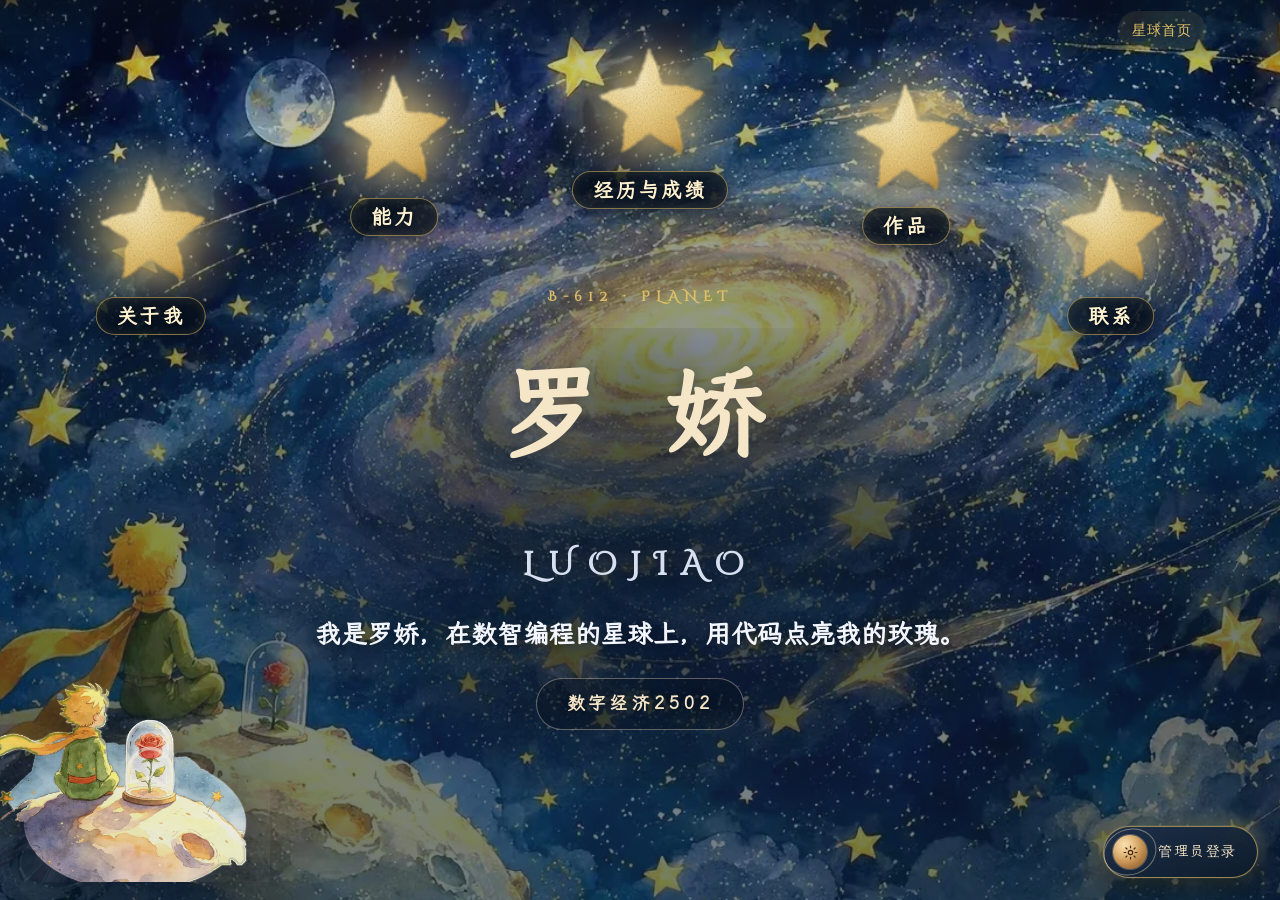
<file: index.html>
<!DOCTYPE html>
<html lang="zh-CN">
<head>
<meta charset="UTF-8" />
<meta name="viewport" content="width=device-width, initial-scale=1, viewport-fit=cover" />
<title>罗娇 · 星之星球 | 武汉理工大学 数字经济2502</title>
<meta name="description" content="罗娇，武汉理工大学经济学院数字经济2502班个人作品集。《数智编程》课程结课作业，以《小王子》蓝调星空为意象。" />
<meta name="author" content="罗娇" />
<meta name="theme-color" content="#0d1b2a" />
<link rel="icon" href="data:image/svg+xml,%3Csvg xmlns='http://www.w3.org/2000/svg' viewBox='0 0 100 100'%3E%3Ccircle cx='50' cy='50' r='48' fill='%230d1b2a'/%3E%3Cpath d='M50 12 L56 44 L88 50 L56 56 L50 88 L44 56 L12 50 L44 44 Z' fill='%23f5e6c8'/%3E%3C/svg%3E" />

<!-- 字体：本地化 + 子集化（仅打包页面实际用到的字） -->
<link rel="preload" href="fonts/lxgwwenkai-subset.woff2" as="font" type="font/woff2" crossorigin />
<link rel="preload" href="fonts/lxgwwenkai-latin-subset.woff2" as="font" type="font/woff2" crossorigin />
<link rel="preload" href="fonts/cinzel-decorative-subset.woff2" as="font" type="font/woff2" crossorigin />

<style>
/* ============================================================
   0. 字体与设计令牌
   ============================================================ */
@font-face{
  font-family:'LXGW WenKai';
  src:url('fonts/lxgwwenkai-subset.woff2') format('woff2');
  font-weight:400;font-style:normal;font-display:swap;
}
/* 拉丁字母子集：补齐早期子集缺失的 ASCII（如「e次元账本」的 e），与同名字体家族自动拼合 */
@font-face{
  font-family:'LXGW WenKai';
  src:url('fonts/lxgwwenkai-latin-subset.woff2') format('woff2');
  font-weight:400;font-style:normal;font-display:swap;
  unicode-range:U+0020-007E;
}
@font-face{
  font-family:'Cinzel Decorative';
  src:url('fonts/cinzel-decorative-subset.woff2') format('woff2');
  font-weight:400;font-style:normal;font-display:swap;
}

:root{
  /* 色彩规范 */
  --navy-0:#0d1b2a;         /* 主夜空 */
  --navy-1:#13243b;         /* 次夜空 */
  --star:#f5e6c8;           /* 星点暖白 */
  --paper:#f5ecd7;          /* 信纸米白 */
  --paper-2:#faf4e6;        /* 信纸亮 */
  --rose:#e8a0a8;           /* 玫瑰粉（强调） */
  --wheat:#e6c468;          /* 麦田金（强调） */
  --ink-on-dark:#e8ebf2;    /* 深底文字浅灰白 */
  --ink-on-paper:#1c2b40;   /* 浅底文字墨蓝 */
  --muted:#9aa8c2;

  /* 字体规范 */
  --kai:'LXGW WenKai','Songti SC','STSong',serif;          /* 中文标题：手写温度 */
  --deco:'Cinzel Decorative','Georgia',serif;              /* 哥特编号点缀 */
  --sans:'PingFang SC','Microsoft YaHei',system-ui,sans-serif; /* 正文兜底 */

  --ease:cubic-bezier(.2,.8,.3,1);
  --section-gap:96px;      /* 板块垂直间距 ≥80px */
}

*,*::before,*::after{box-sizing:border-box;}
html{scroll-behavior:smooth;}
html,body{margin:0;overflow-x:clip;}
body{
  background:var(--navy-0);
  color:var(--ink-on-dark);
  font-family:var(--sans);
  font-size:16px;line-height:1.8;   /* 中文行高 1.8 */
  -webkit-font-smoothing:antialiased;
}
a{color:inherit;}
img{max-width:100%;}
:focus-visible{outline:2px solid var(--wheat);outline-offset:3px;border-radius:4px;}

/* ============================================================
   1. 常驻顶部导航
   ============================================================ */
.site-header{
  position:fixed;top:0;left:0;right:0;z-index:60;
  background:linear-gradient(180deg,rgba(9,17,30,.62) 0%,rgba(9,17,30,.26) 72%,rgba(9,17,30,0) 100%);
  border-bottom:0;
}
.nav-wrap{
  max-width:1180px;margin:0 auto;padding:0 24px;
  height:60px;display:flex;align-items:center;justify-content:flex-end;gap:8px;
}
.nav-links{display:flex;gap:6px;list-style:none;margin:0 0 0 auto;padding:0;}
.nav-links a{
  display:block;padding:7px 14px;border-radius:999px;
  font-size:.86rem;letter-spacing:.08em;color:var(--ink-on-dark);
  text-decoration:none;opacity:.82;text-shadow:0 1px 8px rgba(4,10,20,.75);
  transition:opacity .25s,background-color .25s;
}
.nav-links a:hover{opacity:1;background:rgba(245,230,200,.10);}
.nav-links a.active{opacity:1;color:var(--wheat);background:rgba(230,196,104,.10);}
.nav-toggle{
  display:none;background:none;border:1px solid rgba(245,230,200,.25);
  border-radius:8px;padding:8px 10px;cursor:pointer;color:var(--star);
}
@media (max-width:760px){
  .nav-toggle{display:block;}
  .nav-links{
    position:absolute;top:60px;right:12px;flex-direction:column;
    background:rgba(13,27,42,.97);border:1px solid rgba(245,230,200,.14);
    border-radius:14px;padding:10px;min-width:150px;
    box-shadow:0 18px 40px rgba(0,0,0,.45);
    display:none;
  }
  .nav-links.open{display:flex;}
}

/* ============================================================
   2. 背景层：底图 / 星空画布 / 暗角
   ============================================================ */
#bg{
  position:fixed;inset:0;z-index:0;pointer-events:none;
  background:url('bg.webp') center 40% / cover no-repeat;
  transform:scale(1.05);transform-origin:50% 42%;
  animation:bgBreath 44s ease-in-out infinite alternate;
  will-change:transform;
}
/* 银河流动：叠一层随呼吸缓慢旋进的星云（去掉混合模式，避免逐帧回读背景） */
.galaxy-live{
  position:fixed;inset:0;z-index:0;pointer-events:none;
  background:url('bg.webp') center 40% / cover no-repeat;
  opacity:.16;
  -webkit-mask-image:radial-gradient(ellipse 54% 46% at 50% 42%,#000 0%,rgba(0,0,0,.62) 52%,transparent 78%);
  mask-image:radial-gradient(ellipse 54% 46% at 50% 42%,#000 0%,rgba(0,0,0,.62) 52%,transparent 78%);
  animation:galaxySwirl 28s ease-in-out infinite alternate;
  will-change:transform;
}
/* 星云光带：极缓环流。用渐变本身的柔边代替大半径 blur，省掉每帧的模糊重绘 */
.galaxy-flow{
  position:fixed;left:50%;top:40%;width:118vmax;height:118vmax;
  margin:-59vmax 0 0 -59vmax;z-index:0;border-radius:50%;pointer-events:none;
  background:radial-gradient(circle closest-side,
    rgba(130,170,225,.20) 0%, rgba(150,200,235,.13) 34%,
    rgba(190,150,210,.09) 58%, rgba(246,220,160,.05) 74%, transparent 88%);
  opacity:.42;
  animation:galaxySpin 72s linear infinite;
  will-change:transform;transform:translateZ(0);
}
.galaxy-flow.b{
  width:88vmax;height:88vmax;margin:-44vmax 0 0 -44vmax;top:50%;
  background:radial-gradient(circle closest-side,
    rgba(246,220,160,.20) 0%, rgba(232,160,168,.14) 40%,
    rgba(190,150,210,.07) 66%, transparent 88%);
  opacity:.34;
  animation:galaxySpin 118s linear infinite reverse;
  transform:translateZ(0);
}
/* 小屏放弃第二层光带，少一层全屏合成 */
@media (max-width:760px){
  .galaxy-flow.b{display:none;}
  .galaxy-live{opacity:.10;}
}
/* 星球内容页背景：暖金玫瑰油画（与首页蓝调星空明确区分） */
.planet-bg{
  position:fixed;inset:0;z-index:1;pointer-events:none;
  background:
    radial-gradient(ellipse 118% 92% at 50% 34%, rgba(13,27,42,.10) 0%, rgba(10,20,36,.50) 70%, rgba(7,13,24,.86) 100%),
    linear-gradient(180deg, rgba(9,17,30,.80) 0%, rgba(12,24,40,.34) 22%, rgba(12,24,40,.32) 56%, rgba(7,13,24,.84) 100%),
    url('bg-rose.webp') center 44% / cover no-repeat;
  opacity:0;visibility:hidden;
  transform:scale(1.02);transform-origin:50% 42%;
  transition:opacity .7s var(--ease),visibility .7s;
  animation:planetDrift 58s ease-in-out infinite alternate;
}
body.planet-view .planet-bg{opacity:1;visibility:visible;}
@keyframes planetDrift{
  0%{transform:scale(1.02) translate3d(-.4%,.3%,0);}
  100%{transform:scale(1.09) translate3d(.4%,-.3%,0);}
}
/* 进入星球视图时，蓝调夜空各层淡出，避免与新背景叠色 */
#bg,.galaxy-live,.galaxy-flow,#sky,.read-veil{transition:opacity .55s ease,visibility .55s;}
body.planet-view #bg,
body.planet-view .galaxy-live,
body.planet-view .galaxy-flow,
body.planet-view #sky,
body.planet-view .read-veil{opacity:0;visibility:hidden;}
/* 暖金底上的文字与卡片：加深衬底，保证可读 */
body.planet-view .section{position:relative;}
body.planet-view .section::before{
  content:'';position:absolute;z-index:-1;pointer-events:none;
  left:-5%;right:-5%;top:-30px;bottom:-30px;
  background:
    radial-gradient(ellipse 74% 58% at 40% 28%, rgba(8,16,30,.62) 0%, rgba(8,16,30,.46) 50%, rgba(8,16,30,0) 78%),
    radial-gradient(ellipse 60% 50% at 62% 74%, rgba(8,16,30,.44) 0%, rgba(8,16,30,0) 76%);
}
/* 玫瑰星球的底色里掺一点酒红与暖金，和明信片的玫瑰色小字呼应 */
body.planet-view #about::before{
  background:
    radial-gradient(ellipse 74% 58% at 40% 28%, rgba(8,16,30,.60) 0%, rgba(8,16,30,.44) 50%, rgba(8,16,30,0) 78%),
    radial-gradient(ellipse 56% 48% at 74% 82%, rgba(128,58,64,.30) 0%, rgba(128,58,64,0) 74%),
    radial-gradient(ellipse 44% 36% at 10% 86%, rgba(120,86,42,.18) 0%, rgba(120,86,42,0) 72%);
}
body.planet-view .sec-title{
  text-shadow:0 2px 16px rgba(8,16,30,.95),0 0 40px rgba(8,16,30,.8);
}
body.planet-view .sec-quote{text-shadow:0 2px 12px rgba(8,16,30,.95);}
body.planet-view .sec-sub{color:#d8c7a2;text-shadow:0 1px 8px rgba(8,16,30,.85);}

@keyframes bgBreath{
  0%{transform:scale(1.05) rotate(-.25deg) translate3d(-.6%,.4%,0);}
  100%{transform:scale(1.13) rotate(.25deg) translate3d(.6%,-.4%,0);}
}
@keyframes galaxySwirl{
  0%{transform:scale(1.04) rotate(-1.1deg);}
  100%{transform:scale(1.16) rotate(1.1deg);}
}
@keyframes galaxySpin{to{rotate:360deg;}}
@media (prefers-reduced-motion:reduce){
  #bg,.galaxy-live,.galaxy-flow{animation:none;}
}
#sky{position:fixed;inset:0;z-index:1;pointer-events:none;}
.vig{
  position:fixed;inset:0;z-index:2;pointer-events:none;
  background:
    radial-gradient(circle at 50% 40%, transparent 62%, rgba(9,18,32,.30) 100%),
    linear-gradient(180deg, rgba(9,18,32,.10), transparent 18%);
}
/* 板块内容背后整体压一层，保证阅读对比度（WCAG AA） */
.read-veil{
  position:fixed;inset:0;z-index:2;pointer-events:none;
  background:linear-gradient(180deg,
    rgba(13,27,42,.12) 0%, rgba(13,27,42,.42) 30%,
    rgba(13,27,42,.50) 60%, rgba(13,27,42,.56) 100%);
}

/* ============================================================
   3. 首页 / B-612 星球
   ============================================================ */
.hero{
  position:relative;z-index:5;min-height:100vh;min-height:100svh;
  display:flex;align-items:flex-start;justify-content:center;
  padding:clamp(240px,30vh,300px) 24px 70px;text-align:center;
}
/* 只在文字区域压一层柔光暗底，避免整屏压暗、保住插画边缘的通透 */
.hero::before{
  content:'';position:absolute;left:50%;top:62%;
  width:min(820px,92vw);height:min(460px,64vh);
  transform:translate(-50%,-50%);pointer-events:none;z-index:-1;
  background:radial-gradient(ellipse at center,
    rgba(8,16,30,.60) 0%, rgba(8,16,30,.42) 42%, rgba(8,16,30,.12) 66%, rgba(8,16,30,0) 78%);
}
.hero-inner{width:100%;max-width:760px;position:relative;}
.hero .planet-tag{
  font-family:var(--deco);font-size:.9rem;font-weight:700;letter-spacing:.42em;
  color:var(--wheat);opacity:.92;margin-bottom:16px;
}
.hero h1{
  font-family:var(--kai);font-weight:700;
  font-size:clamp(3.4rem,10vw,6.2rem);
  letter-spacing:.16em;margin:0 0 2px;color:var(--star);
  text-shadow:0 0 34px rgba(245,230,200,.30),0 3px 14px rgba(4,10,22,.55);
}
.hero .pinyin{
  font-family:var(--deco);font-weight:700;font-size:clamp(1.5rem,3.8vw,2rem);
  letter-spacing:.4em;color:#d6e0f0;margin-bottom:16px;
  text-shadow:0 0 22px rgba(245,230,200,.24),0 2px 10px rgba(4,10,22,.5);
}
.hero .slogan{
  font-family:var(--kai);font-weight:700;font-size:clamp(1.22rem,3vw,1.6rem);
  line-height:1.95;color:#f2f5fb;
  margin:0 auto 18px;max-width:30em;
  text-shadow:0 2px 12px rgba(4,10,22,.6);
}
.hero .tags{display:flex;gap:12px;justify-content:center;flex-wrap:wrap;margin-bottom:34px;}
.hero .tags span{
  font-family:var(--kai);font-weight:700;font-size:1.1rem;letter-spacing:.22em;padding:9px 30px;border-radius:999px;
  border:1px solid rgba(245,230,200,.36);color:var(--star);
  background:rgba(9,18,32,.42);
  text-shadow:0 1px 8px rgba(4,10,22,.7);
}
.portal-btn{
  display:inline-flex;align-items:center;gap:10px;
  font-family:var(--kai);font-size:1rem;letter-spacing:.2em;
  color:var(--navy-0);text-decoration:none;
  background:linear-gradient(135deg,var(--star),var(--wheat));
  padding:13px 34px;border-radius:999px;
  box-shadow:0 8px 30px rgba(230,196,104,.30);
  transition:transform .3s var(--ease),box-shadow .3s var(--ease);
}
.portal-btn:hover{transform:translateY(-3px);box-shadow:0 14px 38px rgba(230,196,104,.42);}

/* —— 星球视图：一次只开一颗星球，进入方式只有点星，不再瀑布流下滑 —— */
.section,.site-footer{display:none;}
.section.on,.site-footer.on{display:block;animation:viewIn .55s var(--ease) both;}
body.planet-view .hero{display:none;}
@keyframes viewIn{0%{opacity:0;transform:translateY(16px);}100%{opacity:1;transform:none;}}
/* 返回上一步：不做转场，也不播放入场动效，直接到位 */
.section.no-anim,.site-footer.no-anim{animation:none;}
.no-anim .rise{transition:none!important;}
.back-sky{
  position:fixed;left:22px;bottom:22px;z-index:70;
  display:inline-flex;align-items:center;gap:8px;
  padding:10px 20px;border-radius:999px;cursor:pointer;
  border:1px solid rgba(245,230,200,.28);background:rgba(13,27,42,.78);
  backdrop-filter:blur(10px);-webkit-backdrop-filter:blur(10px);
  color:var(--star);font-family:var(--kai);font-size:.92rem;letter-spacing:.12em;
  transition:background .25s,transform .25s;
}
.back-sky:hover{background:rgba(245,230,200,.14);transform:translateY(-2px);}
.back-sky[hidden]{display:none;}

/* 管理员星球：站内唯一入口，常驻右下角，带文字标签，一眼可见 */
.admin-planet{
  position:fixed;right:22px;bottom:22px;z-index:70;
  display:inline-flex;align-items:center;gap:11px;
  padding:8px 20px 8px 9px;border-radius:999px;text-decoration:none;
  background:linear-gradient(160deg,rgba(30,46,72,.94),rgba(13,27,42,.96));
  border:1px solid rgba(230,196,104,.62);
  color:var(--star);font-family:var(--kai);font-size:.9rem;letter-spacing:.12em;
  box-shadow:0 10px 26px rgba(0,0,0,.5),0 0 0 1px rgba(245,230,200,.08),0 0 22px rgba(230,196,104,.30);
  animation:adminGlow 3.4s ease-in-out infinite;
  transition:transform .25s var(--ease),border-color .25s,background .25s;
}
.admin-planet:hover,.admin-planet:focus-visible{
  transform:translateY(-3px);border-color:rgba(245,230,200,.9);
  background:linear-gradient(160deg,rgba(40,60,92,.96),rgba(16,32,52,.96));
}
/* 金色星球本体：带一圈倾斜轨道环 */
.admin-planet .ap-orb{
  position:relative;width:34px;height:34px;border-radius:50%;flex:none;
  display:grid;place-items:center;
  background:radial-gradient(circle at 34% 28%,#f7dfae,#dfa862 58%,#a26f3c);
  box-shadow:inset -5px -6px 12px rgba(94,54,22,.38),0 0 0 1px rgba(245,230,200,.28);
  color:#40260e;
}
.admin-planet .ap-orb::before{
  content:'';position:absolute;inset:-6px -10px;border-radius:50%;
  border:1px solid rgba(245,230,200,.42);transform:rotate(-22deg);pointer-events:none;
}
.admin-planet .ap-orb svg{width:17px;height:17px;}
.admin-planet .ap-label{white-space:nowrap;}
@keyframes adminGlow{
  0%,100%{box-shadow:0 10px 26px rgba(0,0,0,.5),0 0 0 1px rgba(245,230,200,.08),0 0 18px rgba(230,196,104,.22);}
  50%{box-shadow:0 10px 26px rgba(0,0,0,.5),0 0 0 1px rgba(245,230,200,.14),0 0 34px rgba(230,196,104,.52);}
}
@media (max-width:760px){
  .admin-planet{right:12px;bottom:12px;padding:6px 14px 6px 7px;gap:8px;font-size:.8rem;letter-spacing:.08em;}
  .admin-planet .ap-orb{width:28px;height:28px;}
  .admin-planet .ap-orb svg{width:14px;height:14px;}
  .admin-planet .ap-orb::before{inset:-5px -8px;}
}
@media (prefers-reduced-motion:reduce){
  .admin-planet{animation:none;}
}

/* 星球底部「继续前行」按钮：前往下一颗星球 */
.continue-btn{
  display:inline-flex;align-items:center;gap:10px;
  margin:40px auto 0;padding:12px 30px;border-radius:999px;cursor:pointer;
  border:1px solid rgba(245,230,200,.32);background:rgba(13,27,42,.66);
  color:var(--star);font-family:var(--kai);font-size:1rem;letter-spacing:.18em;
  transition:background .25s,transform .25s,border-color .25s;
}
.continue-btn:hover{background:rgba(245,230,200,.14);border-color:rgba(245,230,200,.5);transform:translateY(-2px);}
.continue-btn .arr{transition:transform .25s;}
.continue-btn:hover .arr{transform:translateX(4px);}
.section .continue-row,.site-footer .continue-row{
  display:flex;justify-content:center;align-items:center;flex-wrap:wrap;gap:14px;
  margin-top:40px;
}
.continue-row .continue-btn{margin:0;}
/* 从第二颗星球起，底部多一个「返回上一步」的次要按钮 */
.back-btn{
  background:rgba(13,27,42,.42);border-color:rgba(245,230,200,.24);
  color:rgba(245,230,200,.86);letter-spacing:.12em;
}
.back-btn:hover{background:rgba(245,230,200,.10);border-color:rgba(245,230,200,.44);}
.back-btn:hover .arr{transform:translateX(-4px);}

/* 小王子抠图：英雄区左侧意境 */
.prince-cut{
  position:absolute;left:-30px;bottom:2vh;z-index:-1;
  width:min(26vw,300px);height:auto;pointer-events:none;
  filter:saturate(.95) brightness(1.05) drop-shadow(0 14px 30px rgba(2,6,22,.55));
  opacity:.96;
}
@media (max-width:900px){.prince-cut{width:42vw;opacity:.5;left:-4vw;}}

/* —— 五颗金色许愿星（用户创意核心）：手绘水彩金星，按序对应五个板块 —— */
.sky-star{
  position:absolute;z-index:6;border:0;background:none;cursor:pointer;
  width:148px;height:182px;padding:0;
  /* 入场：缩放+旋转弹入（--ed 错峰），落定后缓慢浮动 */
  animation:
    starIn .9s var(--ease) var(--ed,1s) both,
    starFloat 5.2s ease-in-out calc(var(--ed,1s) + .9s) infinite;
}
/* 星辉光晕（独立图层做呼吸，避免动 filter 触发重绘开销） */
.sky-star .s-glow{
  position:absolute;left:50%;top:58px;width:196px;height:196px;
  transform:translate(-50%,-50%);border-radius:50%;pointer-events:none;
  background:radial-gradient(circle,rgba(244,212,132,.60) 0%,rgba(240,207,126,.20) 45%,transparent 72%);
  animation:starTwinkle 3.4s ease-in-out calc(var(--ed,1s) + .9s) infinite;
}
.sky-star .s-star{
  position:absolute;left:50%;top:58px;width:120px;height:120px;
  transform:translate(-50%,-50%);
  filter:drop-shadow(0 0 16px rgba(246,214,138,.78)) drop-shadow(0 2px 6px rgba(6,12,24,.6));
  pointer-events:none;
}
/* 星球名：常显，深色胶囊衬底保证任何背景上都清晰可读 */
.sky-star .m-label{
  position:absolute;top:126px;left:50%;transform:translateX(-50%);white-space:nowrap;
  font-family:var(--kai);font-weight:700;font-size:1.26rem;letter-spacing:.14em;color:#fff2cf;
  opacity:1;transition:color .3s,background-color .3s,border-color .3s;
  padding:6px 20px;border-radius:999px;
  background:rgba(7,15,28,.80);
  border:1px solid rgba(230,196,104,.55);
  box-shadow:0 4px 16px rgba(4,10,20,.55),inset 0 0 12px rgba(230,196,104,.12);
  text-shadow:0 1px 6px rgba(4,10,20,.95);
}
/* 五颗星从左到右依次点亮：关于我 / 能力 / 经历与成绩 / 作品 / 联系 */
.sky-star.s1{left:6%;  top:19%;--ed:.9s;}
.sky-star.s2{left:25%; top:8%; --ed:1.5s;}
.sky-star.s3{left:45%; top:5%; --ed:2.1s;}
.sky-star.s4{left:65%; top:9%; --ed:2.7s;}
.sky-star.s5{left:81%; top:19%;--ed:3.3s;}

/* 入场：像被点亮一样弹出来 */
@keyframes starIn{
  0%{opacity:0;scale:.2;rotate:-40deg;}
  55%{opacity:1;scale:1.18;}
  100%{opacity:1;scale:1;rotate:0deg;}
}
@keyframes starFloat{0%,100%{translate:0 0;}50%{translate:0 -7px;}}
@keyframes starTwinkle{0%,100%{opacity:.55;}50%{opacity:1;}}

/* 首次登场完毕后：星星只保留缓慢浮动，不再重播弹入动画 */
#skyMeteors.settled .sky-star{
  animation:starFloat 5.2s ease-in-out infinite;
}

/* 悬停：星星放大 + 星辉变亮 + 标签转金 */
.sky-star:hover,.sky-star:focus-visible{scale:1.10;}
.sky-star:hover .s-glow,.sky-star:focus-visible .s-glow{opacity:1;}
.sky-star:hover .m-label,.sky-star:focus-visible .m-label{
  color:#0d1b2a;background:linear-gradient(135deg,var(--star),var(--wheat));
  border-color:rgba(245,230,200,.9);
}
@media (max-width:760px){
  /* 小屏改为弹性网格排布：上三下二，彻底避免星与标签互相压住或溢出屏幕 */
  #skyMeteors{
    position:absolute;left:0;right:0;top:0;
    display:flex;flex-wrap:wrap;justify-content:center;align-content:flex-start;
    gap:2px 0;padding:64px 6px 0;pointer-events:none;
  }
  .sky-star{
    position:relative;left:auto;top:auto;flex:0 0 33.3333%;
    width:33.3333%;max-width:33.3333%;height:124px;pointer-events:auto;
  }
  .sky-star.s1,.sky-star.s2,.sky-star.s3,.sky-star.s4,.sky-star.s5{left:auto;top:auto;}
  .sky-star .s-star{width:78px;height:78px;top:42px;}
  .sky-star .s-glow{width:126px;height:126px;top:42px;}
  .sky-star .m-label{top:88px;font-size:1rem;letter-spacing:.04em;padding:4px 12px;}
  /* 星星区固定占顶部，正文从星星下方开始，避免互相压住 */
  .hero{align-items:flex-start;padding:320px 22px 56px;}
}

/* ============================================================
   4. 星球之门转场：小王子与狐狸所在的星球由远及近，约 1.15 秒
   ============================================================ */
#meteor-transition{
  position:fixed;inset:0;z-index:90;
  background:
    radial-gradient(circle at 50% 50%, rgba(246,220,160,.12) 0%, rgba(232,160,168,.06) 32%, rgba(5,10,19,.55) 62%, rgba(4,9,17,.97) 78%),
    #050a13;
  opacity:0;transition:opacity .22s ease;
}
#meteor-transition.on{opacity:1;}
#meteor-transition[hidden]{display:none;}

/* 星球之门：圆形油画星球，从远处浮出、短暂停留、再放大穿过 */
.t-portal{
  position:absolute;left:50%;top:50%;width:min(70vmin,600px);aspect-ratio:1;
  transform:translate(-50%,-50%) scale(.2);opacity:0;pointer-events:none;
  border-radius:50%;will-change:transform,opacity;
}
.t-portal img{
  width:100%;height:100%;display:block;border-radius:50%;
  filter:drop-shadow(0 0 30px rgba(246,220,160,.55));
}
/* 星球外圈一层呼吸的暖光，让球体像悬在夜空里 */
.t-portal::before{
  content:'';position:absolute;inset:-7%;border-radius:50%;pointer-events:none;
  background:radial-gradient(circle,rgba(246,220,160,.34) 0%,rgba(232,160,168,.20) 46%,rgba(246,220,160,0) 72%);
  opacity:.7;filter:blur(10px);
}
#meteor-transition.go .t-portal{animation:portalOpen 1.15s cubic-bezier(.18,.62,.26,1) both;}
@keyframes portalOpen{
  0%  {opacity:0;transform:translate(-50%,-50%) scale(.16);}
  14% {opacity:1;}
  36% {opacity:1;transform:translate(-50%,-50%) scale(1);}
  64% {opacity:1;transform:translate(-50%,-50%) scale(1.03);}
  100%{opacity:0;transform:translate(-50%,-50%) scale(2.45);}
}
.t-skip{
  position:absolute;top:18px;right:20px;z-index:2;
  background:rgba(245,230,200,.08);border:1px solid rgba(245,230,200,.3);
  color:var(--ink-on-dark);border-radius:999px;padding:7px 18px;
  font-size:.84rem;letter-spacing:.14em;cursor:pointer;font-family:var(--sans);
}
.t-skip:hover{background:rgba(245,230,200,.16);}
/* ============================================================
   5. 内容板块公共
   ============================================================ */
main{position:relative;z-index:5;}
.section{
  max-width:980px;margin:0 auto;
  padding:var(--section-gap) 24px 0;
  scroll-margin-top:70px;
}
.section:last-of-type{padding-bottom:var(--section-gap);}
.sec-head{margin-bottom:44px;}
.sec-quote{
  font-family:var(--kai);font-size:clamp(.95rem,2.4vw,1.1rem);
  color:var(--wheat);letter-spacing:.1em;margin:0 0 12px;
}
.sec-title{
  font-family:var(--kai);font-weight:400;
  font-size:clamp(1.7rem,4.6vw,2.3rem);
  letter-spacing:.24em;color:var(--star);margin:0;
}
.sec-sub{
  font-family:var(--deco);font-size:.72rem;letter-spacing:.4em;
  color:var(--muted);margin-top:8px;text-transform:uppercase;
}
/* 板块入场（只动 transform/opacity，reduced-motion 时直接终态） */
.rise{opacity:0;transform:translateY(22px);transition:opacity .8s var(--ease),transform .8s var(--ease);}
.rise.in{opacity:1;transform:none;}

/* ============================================================
   6. 关于我（玫瑰星球）—— 三张横版明信片
   ============================================================ */
.about-welcome{
  font-family:var(--deco);          /* 小王子式的古典故事书衬线 */
  font-weight:400;font-size:clamp(2.4rem,6vw,3.8rem);line-height:1.22;
  letter-spacing:.05em;color:#f7e7c6;margin:0 0 46px;
  text-shadow:0 2px 22px rgba(8,16,30,.92),0 0 52px rgba(8,16,30,.66),
              0 0 18px rgba(230,196,104,.16);
}
.postcards{display:flex;flex-direction:column;gap:30px;}
.postcard{
  position:relative;border-radius:16px;overflow:hidden;
  background:
    radial-gradient(circle at 14% 4%, rgba(255,255,255,.72), transparent 48%),
    linear-gradient(158deg,#faf5ea 0%,#f3ead9 56%,#ecdcc8 100%);
  color:var(--ink-on-paper);
  box-shadow:0 20px 44px rgba(6,12,24,.42),inset 0 0 0 1px rgba(255,255,255,.55);
  padding:30px 36px 30px;
}
.postcard::before{
  content:'';position:absolute;inset:11px;border:1px dashed rgba(152,112,90,.28);
  border-radius:9px;pointer-events:none;
}
.pc-title{
  display:flex;align-items:baseline;gap:12px;
  font-family:var(--kai);font-weight:400;font-size:1.16rem;letter-spacing:.22em;
  color:#22314a;margin:0 0 20px;position:relative;z-index:1;
}
.pc-no{font-family:var(--deco);font-size:.76rem;letter-spacing:.14em;color:#b08a4f;}
.pc-info{
  display:grid;grid-template-columns:minmax(0,1fr) 206px;gap:36px;align-items:start;
  position:relative;z-index:1;
}
.pc-facts{display:grid;grid-template-columns:repeat(2,minmax(0,1fr));gap:18px 30px;margin:0;}
.pc-facts .fact{min-width:0;}
.pc-facts dt{font-size:.72rem;letter-spacing:.2em;color:#9e6357;}
.pc-facts dd{margin:4px 0 0;font-size:.96rem;color:#22314a;line-height:1.7;}
.about-intro{margin-top:22px;padding-top:18px;border-top:1px dashed rgba(152,112,90,.26);position:relative;}
/* 介绍正文：提高行高、字距与段间距，并首行缩进，降低长段落阅读压力 */
.about-intro p{margin:0 0 14px;font-size:.96rem;line-height:2;letter-spacing:.03em;color:#3b4b62;}
.about-intro p:last-child{margin-bottom:0;}
.about-intro em{font-style:normal;color:#b06a63;}
/* 打字机：用等高的隐形全文占位，避免逐字输出时卡片高度跳动 */
.about-intro .type-ghost{visibility:hidden;}
.about-intro .type-live{position:absolute;left:0;right:0;top:18px;}
.about-intro .type-ghost p,
.about-intro .type-live p{
  margin:0 0 14px;
  font-size:.96rem;line-height:2;letter-spacing:.03em;
  text-indent:2em;text-align:justify;text-justify:inter-ideograph;color:#3b4b62;
}
.about-intro .type-ghost p:last-child,
.about-intro .type-live p:last-child{margin-bottom:0;}
.type-caret{
  display:inline-block;width:2px;height:1em;margin-left:2px;
  background:#b06a63;vertical-align:-.12em;opacity:0;
}
.about-intro.typing .type-caret,
.about-intro.typed .type-caret{opacity:1;animation:caretBlink .9s steps(1,end) infinite;}
@keyframes caretBlink{0%,49%{opacity:1;}50%,100%{opacity:0;}}
.sr-only{
  position:absolute;width:1px;height:1px;padding:0;margin:-1px;
  overflow:hidden;clip:rect(0 0 0 0);clip-path:inset(50%);
  white-space:nowrap;border:0;
}
.pc-avatar{width:206px;justify-self:end;text-align:center;margin:0;}
.pc-avatar img{
  width:206px;height:206px;object-fit:cover;object-position:center;
  display:block;
  border-radius:12px;border:3px solid #dcb27d;
  background:#f3ead9;
  box-shadow:0 10px 26px rgba(110,66,52,.28);
  transform:rotate(-2.2deg);
}
.pc-avatar figcaption{
  font-family:var(--deco);font-size:.95rem;letter-spacing:.15em;
  color:#93624a;margin-top:12px;
}
.hobbies{
  display:grid;grid-template-columns:repeat(3,1fr);gap:22px;
  position:relative;z-index:1;
}
.hobby{display:flex;flex-direction:column;gap:11px;}
.hobby-head{display:flex;gap:9px;align-items:flex-start;}
.hobby-head svg{flex:none;margin-top:3px;stroke:#a07a45;}
.hobby b{
  display:block;font-family:var(--kai);font-weight:400;font-size:1rem;
  letter-spacing:.14em;color:#22314a;
}
.hobby-shot{
  aspect-ratio:4/3;border-radius:10px;
  border:1.5px dashed rgba(158,120,96,.34);
  background:rgba(255,255,255,.38);
  display:flex;align-items:center;justify-content:center;
  color:#9c8a76;font-size:.76rem;letter-spacing:.12em;
  overflow:hidden;transition:border-color .3s,background-color .3s;
}
.hobby:hover .hobby-shot{border-color:rgba(176,106,99,.5);background:rgba(255,255,255,.6);}
.hobby-shot img{width:100%;height:100%;object-fit:cover;object-position:center;}
/* 生活碎片：手风琴式照片轮播（当前张展开，其余收成窄条；点击/聚焦切换） */
.moments-carousel{
  display:flex;gap:12px;height:360px;
  position:relative;z-index:1;
}
.moment-slide{
  position:relative;flex:1 1 0;min-width:56px;min-height:26px;
  padding:0;border:0;border-radius:14px;overflow:hidden;cursor:pointer;
  background:#20304a;
  box-shadow:0 12px 26px rgba(6,12,24,.20);
  transition:flex-grow .6s var(--ease),box-shadow .4s;
}
.moment-slide img{
  display:block;width:100%;height:100%;object-fit:cover;object-position:center;
  filter:saturate(.94) brightness(1.02);
  transition:transform .8s var(--ease);
}
.moment-slide::after{
  content:'';position:absolute;inset:0;pointer-events:none;
  background:linear-gradient(180deg,rgba(10,18,32,0) 48%,rgba(10,18,32,.58) 100%);
}
.moment-slide:hover img{transform:scale(1.04);}
.moment-slide.is-active{flex-grow:8;box-shadow:0 16px 34px rgba(6,12,24,.28);}
.moment-slide.is-active:hover img{transform:scale(1.02);}
.moment-no{
  position:absolute;left:50%;bottom:14px;transform:translateX(-50%);
  width:32px;height:32px;display:grid;place-items:center;
  border-radius:50%;border:1px solid rgba(255,255,255,.45);
  background:rgba(255,255,255,.24);backdrop-filter:blur(6px);
  font-family:var(--deco);font-size:.78rem;color:#fff;letter-spacing:.04em;
}
.moment-slide.is-active .moment-no{
  background:rgba(230,196,104,.30);border-color:rgba(247,231,198,.65);
  color:#fff8e4;
}
@media (prefers-reduced-motion:reduce){
  .moment-slide,.moment-slide img{transition:none;}
}
@media (max-width:820px){
  .postcard{padding:24px 20px;}
  .pc-info{grid-template-columns:1fr;}
  .pc-avatar{justify-self:start;width:158px;}
  .pc-avatar img{width:158px;height:158px;}
  .pc-facts{gap:12px 18px;}
  .hobbies{grid-template-columns:1fr;}
  .moments-carousel{flex-direction:column;height:420px;gap:8px;}
  .moment-slide{min-width:0;}
  .moment-slide.is-active{flex-grow:9;}
  .moment-slide .moment-no{width:26px;height:26px;font-size:.68rem;bottom:8px;}
  .moment-slide:not(.is-active) .moment-no{opacity:0;}
  .about-welcome{font-size:clamp(1.55rem,8vw,2.2rem);margin-bottom:32px;}
}

/* ============================================================
   7. 能力（数星星的商人星球）—— 纸飞机便签 + 五角星能力星图
   ============================================================ */
.skills-card{padding-bottom:26px;}
.skill-note-wrap{position:relative;width:min(680px,100%);margin:0 auto 18px;}
/* 纸飞机：从右上角飞入，落在便签右上角 */
.skill-plane{
  position:absolute;right:4px;top:-12px;width:64px;height:64px;z-index:3;
  pointer-events:none;opacity:0;
  filter:drop-shadow(0 6px 12px rgba(120,76,44,.24));
}
.skills-play .skill-plane{animation:planeFly 1.05s var(--ease) both;}
@keyframes planeFly{
  0%{opacity:0;transform:translate(230px,-160px) rotate(26deg) scale(.92);}
  22%{opacity:1;}
  100%{opacity:1;transform:translate(0,0) rotate(-8deg) scale(1);}
}
/* 便签：从一条折线向下展开 */
.skill-note{
  position:relative;padding:24px 30px 26px;
  background:
    linear-gradient(180deg,rgba(255,255,255,.70),rgba(255,255,255,.30)),
    linear-gradient(154deg,#fdf6e4 0%,#f7ecd2 100%);
  border:1px solid rgba(176,138,79,.30);
  border-radius:14px 5px 12px 5px;
  box-shadow:0 14px 30px rgba(110,72,44,.16);
  transform-origin:50% 0;
  opacity:0;transform:scaleY(.06) rotate(-1.4deg);
}
.skills-play .skill-note{animation:noteUnfold .68s var(--ease) .35s both;}
@keyframes noteUnfold{
  0%{opacity:0;transform:scaleY(.06) rotate(-1.4deg);}
  55%{opacity:1;}
  100%{opacity:1;transform:scaleY(1) rotate(-.5deg);}
}
/* 便签文字：逐行浮现 */
.skill-note-line{
  display:block;
  font-family:var(--kai);font-size:clamp(.92rem,2.2vw,1.04rem);font-weight:700;
  line-height:2;letter-spacing:.03em;color:#3a4a63;
  opacity:0;transform:translateY(7px);
}
.skill-note-line + .skill-note-line{margin-top:2px;}
.skills-play .skill-note-line{animation:noteLine .5s var(--ease) both;}
.skills-play .skill-note-line:nth-child(1){animation-delay:.55s;}
.skills-play .skill-note-line:nth-child(2){animation-delay:.72s;}
.skills-play .skill-note-line:nth-child(3){animation-delay:.89s;}
.skills-play .skill-note-line:nth-child(4){animation-delay:1.06s;}
@keyframes noteLine{0%{opacity:0;transform:translateY(7px);}100%{opacity:1;transform:none;}}

/* 五维星图：中间金色五角星，五个角各引出一张对应维度的注解卡 */
#skills.section{max-width:1180px;}
.skill-stage{
  position:relative;width:100%;max-width:1060px;margin:6px auto 0;
  aspect-ratio:1060/720;
}
.skill-map{
  position:absolute;left:50%;top:50%;transform:translate(-50%,-50%);
  width:52.8%;aspect-ratio:640/540;
  opacity:0;
}
.skills-play .skill-map{animation:mapIn .6s var(--ease) .45s both;}
@keyframes mapIn{
  0%{opacity:0;transform:translate(-50%,-50%) scale(.94);}
  100%{opacity:1;transform:translate(-50%,-50%) scale(1);}
}
.star-svg{position:absolute;inset:0;width:100%;height:100%;}
.star-hub{
  position:absolute;left:50%;top:50%;width:20.5%;aspect-ratio:1;
  transform:translate(-50%,-50%);border-radius:50%;
  object-fit:cover;object-position:50% 46%;
  border:3px solid #dcb27d;background:#f3ead9;
  box-shadow:0 10px 24px rgba(110,66,52,.30);
}
.skill-dims{position:absolute;inset:0;pointer-events:none;}
.skill-dim{
  position:absolute;width:min(300px,28%);padding:10px 14px 12px;
  border-radius:12px;
  background:
    linear-gradient(180deg,rgba(255,255,255,.86),rgba(255,255,255,.60)),
    linear-gradient(154deg,#fdf7e8 0%,#f6ecd6 100%);
  border:1px solid rgba(176,138,79,.32);
  box-shadow:0 6px 16px rgba(110,72,44,.13);
  font-family:var(--kai);color:#3a4a63;
  opacity:0;pointer-events:auto;
}
.skill-dim .dim-head{display:flex;align-items:baseline;gap:7px;margin-bottom:3px;white-space:nowrap;}
.skill-dim b{font-family:var(--deco);font-weight:400;font-size:.76rem;letter-spacing:.12em;color:#b08a4f;}
.skill-dim .dim-name{font-size:.88rem;letter-spacing:.1em;color:#22314a;}
.skill-dim p{
  margin:0;font-size:clamp(.7rem,1.02vw,.79rem);line-height:1.92;letter-spacing:.02em;
  color:#4a5a72;text-align:justify;text-justify:inter-ideograph;
}
/* 五张注解卡沿五角星的五个角向外排布（百分比与星图顶点对齐） */
.skill-dim.d1{left:50%;top:calc(29.35% - 12px);transform:translate(-50%,-100%);width:min(390px,37%);}
.skill-dim.d2{left:calc(63.33% + 14px);top:43.61%;transform:translateY(-50%);}
.skill-dim.d3{left:calc(58.24% + 12px);top:calc(66.70% + 12px);}
.skill-dim.d4{left:calc(41.76% - 12px);top:calc(66.70% + 12px);transform:translateX(-100%);}
.skill-dim.d5{left:calc(36.67% - 14px);top:43.61%;transform:translate(-100%,-50%);}
.skills-play .skill-dim{animation:dimIn .45s var(--ease) both;}
.skills-play .skill-dim.d1{animation-delay:.8s;}
.skills-play .skill-dim.d2{animation-delay:.9s;}
.skills-play .skill-dim.d3{animation-delay:1s;}
.skills-play .skill-dim.d4{animation-delay:1.1s;}
.skills-play .skill-dim.d5{animation-delay:1.2s;}
@keyframes dimIn{from{opacity:0;translate:0 8px;}to{opacity:1;translate:0 0;}}
/* 无动效进入（返回上一步）：直接呈现最终状态 */
.skills-card.skills-static .skill-plane{display:none;}
.skills-card.skills-static .skill-note{opacity:1;transform:scaleY(1) rotate(-.5deg);}
.skills-card.skills-static .skill-note-line{opacity:1;transform:none;}
.skills-card.skills-static .skill-map{opacity:1;}
.skills-card.skills-static .skill-dim{opacity:1;translate:0 0;}

/* 02 能力自评雷达图 */
.radar-card{margin-top:30px;}
.radar-legend{
  display:flex;flex-wrap:wrap;align-items:center;gap:8px 24px;
  margin:2px 0 14px;font-family:var(--sans);font-size:.82rem;color:#5a6a80;
}
.rl-item{display:inline-flex;align-items:center;gap:8px;font-weight:700;letter-spacing:.04em;}
.rl-line{display:inline-block;width:30px;height:0;border-top:2px dashed #7d93a8;}
.rl-line.after{border-top-width:3px;border-top-style:solid;border-top-color:#cf8b3c;}
.rl-scale{color:#8a7358;font-size:.76rem;letter-spacing:.01em;}
.radar-scroll{width:100%;}
.radar-svg{display:block;width:100%;max-width:820px;margin:0 auto;}

@media (max-width:620px){
  .radar-legend{gap:6px 16px;}
  .rl-scale{width:100%;}
  .radar-scroll{overflow-x:auto;}
  .radar-svg{min-width:520px;}
}

/* 窄屏：星图居中，注解卡改为下方双列 / 单列，避免互相挤压 */
@media (max-width:1000px){
  .skill-stage{aspect-ratio:auto;}
  .skill-map{
    position:relative;left:auto;top:auto;transform:none;
    width:min(560px,100%);margin:0 auto;opacity:1;
  }
  .skills-play .skill-map{animation:none;}
  .skill-dims{position:static;display:grid;grid-template-columns:1fr 1fr;gap:12px;margin-top:18px;}
  .skill-dim{position:static;width:auto;transform:none!important;translate:0;margin:0;}
  .skill-dim.d1{width:auto;}
}
@media (max-width:620px){
  .skill-dims{grid-template-columns:1fr;}
  .skill-note-wrap{width:100%;}
  .skill-plane{width:52px;height:52px;}
  .star-hub{width:24%;}
}
@media (prefers-reduced-motion:reduce){
  .skill-plane{display:none;}
  .skill-note,.skill-map,.skill-note-line{opacity:1;transform:none;animation:none!important;}
  .skill-dim{opacity:1;animation:none!important;translate:0;}
}

/* ============================================================
   8. 经历与成绩（点灯人星球）—— 与「关于我」同款明信片
   ============================================================ */
.exp-row{display:grid;grid-template-columns:1fr 1fr;gap:30px;}
.exp-row > .postcard{min-width:0;}
@media (max-width:860px){.exp-row{grid-template-columns:1fr;}}

.study-stats{
  display:grid;grid-template-columns:repeat(2,minmax(0,1fr));
  gap:26px 24px;position:relative;z-index:1;
}
.stat{min-width:0;}
.stat span{
  display:block;font-size:.78rem;letter-spacing:.16em;line-height:1.4;
  color:#9e6357;white-space:nowrap;
}
.stat b{
  display:block;margin-top:6px;font-family:var(--kai);font-weight:400;
  font-size:clamp(1.42rem,2.4vw,1.85rem);line-height:1.3;
  letter-spacing:.02em;color:#9d6b34;white-space:nowrap;
}
.course-list{margin:0;padding:0;list-style:none;position:relative;z-index:1;}
.course-list li{
  display:flex;justify-content:space-between;align-items:baseline;gap:14px;
  padding:8px 0;border-bottom:1px dashed rgba(152,112,90,.26);
  font-size:.92rem;color:#3b4b62;
}
.course-list li:last-child{border-bottom:0;}
.course-list .c-score{flex:none;font-family:var(--deco);color:#9d6b34;letter-spacing:.06em;}
.exp-story{
  position:relative;z-index:1;margin:0;
  border-left:2px solid rgba(176,106,99,.42);padding-left:18px;
}
.exp-story p{
  margin:0 0 12px;font-size:.93rem;line-height:1.95;color:#3b4b62;
  text-align:justify;text-justify:inter-ideograph;
}
.exp-story p:last-child{margin-bottom:0;}
.honor-list{margin:0;padding:0;list-style:none;position:relative;z-index:1;}
.honor-list li{
  display:flex;justify-content:space-between;align-items:baseline;gap:14px;
  padding:9px 0;border-bottom:1px dashed rgba(152,112,90,.26);
  font-size:.92rem;color:#3b4b62;
}
.honor-list li:last-child{border-bottom:0;}
.honor-list .h-level{
  flex:none;font-size:.74rem;letter-spacing:.08em;color:#9e6357;
  border:1px solid rgba(158,99,87,.36);border-radius:999px;padding:2px 11px;
  white-space:nowrap;
}
.practice-list{
  margin:0;padding-left:1.15em;font-size:.92rem;line-height:1.9;
  color:#3b4b62;position:relative;z-index:1;
}
.practice-list li{margin-bottom:8px;}
.practice-list li::marker{content:'✦ ';color:#b08a4f;}

/* ============================================================
   9. 作品星球（信封墙）—— 本次重点
   ============================================================ */
.env-wall{
  display:grid;grid-template-columns:repeat(3,1fr);gap:30px;
  align-items:stretch;
}
@media (max-width:1080px){.env-wall{grid-template-columns:repeat(2,1fr);}}
@media (max-width:680px){.env-wall{grid-template-columns:1fr;}}
.envelope{
  position:relative;cursor:pointer;text-align:left;height:100%;
  border:0;padding:0;background:none;font:inherit;color:inherit;
  perspective:900px;
  transition:transform .4s var(--ease);
}
.envelope:hover,.envelope:focus-visible{transform:translateY(-7px);}
.env-card{
  position:relative;border-radius:14px;overflow:visible;
  background:linear-gradient(160deg,var(--paper-2),var(--paper) 55%,#efe2c6);
  color:var(--ink-on-paper);
  box-shadow:0 10px 26px rgba(4,10,24,.45);
  transition:box-shadow .4s var(--ease);
  min-height:300px;height:100%;display:flex;flex-direction:column;
}
.envelope:hover .env-card,.envelope:focus-visible .env-card{
  box-shadow:0 22px 44px rgba(4,10,24,.6),0 0 0 1px rgba(230,196,104,.25);
}
/* 翻盖：三角，transform-origin 顶部，3D 掀开 */
.env-flap{
  position:absolute;top:0;left:0;right:0;height:86px;z-index:4;
  clip-path:polygon(0 0,100% 0,50% 100%);
  background:linear-gradient(180deg,#efe3c8,#e4d3ae);
  border-radius:14px 14px 0 0;
  transform-origin:top center;
  transition:transform .55s var(--ease);
  box-shadow:inset 0 -8px 14px rgba(28,43,64,.10);
}
.envelope:hover .env-flap,.envelope:focus-visible .env-flap{transform:rotateX(-22deg);}
.envelope.open .env-flap{transform:rotateX(-158deg);transition-duration:.6s;}
/* 信纸（点击后滑出） */
.env-letter{
  position:absolute;left:7%;right:7%;top:10px;height:120px;z-index:3;
  background:var(--paper-2);border-radius:8px;
  box-shadow:0 4px 14px rgba(28,43,64,.18);
  padding:16px 18px;font-size:.8rem;line-height:1.7;color:var(--ink-on-paper);
  transform:translateY(0);opacity:0;
  transition:transform .55s var(--ease) .18s,opacity .4s ease .18s;
}
.envelope.open .env-letter{transform:translateY(-46%);opacity:1;}
.env-letter .l-title{font-family:var(--kai);letter-spacing:.14em;display:block;margin-bottom:6px;}
/* 蜡封 */
.env-wax{
  position:absolute;left:50%;top:64px;z-index:5;width:44px;height:44px;
  transform:translateX(-50%);border-radius:50%;
  background:radial-gradient(circle at 34% 30%,#f0b6bc,var(--rose) 55%,#c77f88);
  box-shadow:0 3px 10px rgba(120,60,66,.45),inset 0 0 0 3px rgba(255,255,255,.16);
  display:flex;align-items:center;justify-content:center;
  font-family:var(--kai);color:#fff3f4;font-size:1.15rem;
  transition:box-shadow .35s,opacity .4s;
}
.envelope:hover .env-wax,.envelope:focus-visible .env-wax{
  box-shadow:0 3px 14px rgba(120,60,66,.5),0 0 18px rgba(232,160,168,.75),inset 0 0 0 3px rgba(255,255,255,.2);
}
.envelope.open .env-wax{opacity:0;}
/* 信封封面：作品预览图 */
.env-shot{
  position:relative;z-index:2;margin:96px 18px 0;
  aspect-ratio:16/10;border-radius:9px;overflow:hidden;
  background:#0d1b2a;border:1px solid rgba(28,43,64,.10);
  box-shadow:0 6px 18px rgba(28,43,64,.16);
}
.env-shot img{display:block;width:100%;height:100%;object-fit:cover;}
/* 封面信息（不打开也看得清） */
.env-body{padding:16px 22px 20px;display:flex;flex-direction:column;flex:1;position:relative;z-index:2;}
.env-no{
  position:absolute;top:18px;left:20px;z-index:2;
  font-family:var(--deco);font-size:1.05rem;letter-spacing:.14em;color:#8a7448;
}
.env-status{
  position:absolute;top:16px;right:16px;z-index:2;
  font-size:.68rem;letter-spacing:.14em;border-radius:999px;padding:3px 11px;
  border:1px solid;
}
.st-doing{color:#8a6a1f;border-color:rgba(160,120,40,.5);background:rgba(230,196,104,.22);}
.st-done{color:#3c6e51;border-color:rgba(80,140,105,.5);background:rgba(140,190,160,.22);}
.st-live{color:#2f6b4f;border-color:rgba(60,130,95,.55);background:rgba(120,185,150,.26);}
.st-design{color:#7a5c80;border-color:rgba(150,110,160,.5);background:rgba(190,150,200,.22);}
.env-name{
  font-family:var(--kai);font-weight:400;
  font-size:clamp(1.4rem,2.6vw,1.65rem);letter-spacing:.12em;
  margin:0 0 8px;color:var(--ink-on-paper);
  min-height:2.2em;display:flex;align-items:center;
  text-wrap:balance;
}
.env-brief{font-size:.86rem;line-height:1.7;color:#4a5a72;margin:0 0 14px;flex:1;}
.env-foot{display:flex;justify-content:space-between;align-items:center;gap:10px;}
.env-tags{display:flex;gap:6px;flex-wrap:wrap;}
.env-tags span{
  font-size:.68rem;letter-spacing:.06em;padding:2px 10px;border-radius:999px;
  background:rgba(28,43,64,.08);color:#41506a;border:1px solid rgba(28,43,64,.10);
}
.env-cta{font-size:.76rem;letter-spacing:.14em;color:#8a7448;white-space:nowrap;}

/* ============================================================
   10. 联系（第五颗星球）—— 明信片式页脚
   ============================================================ */
.site-footer{
  position:relative;z-index:5;
  max-width:980px;margin:0 auto;
  padding:var(--section-gap) 24px 70px;
  text-align:left;
}
.site-footer .postcards{position:relative;z-index:1;}
.contact-facts{position:relative;z-index:1;}
.contact-facts dd a{
  color:#22314a;text-decoration:none;
  border-bottom:1px dashed rgba(158,99,87,.42);
  transition:color .25s,border-color .25s;
}
.contact-facts dd a:hover{color:#9e6357;border-color:#9e6357;}
.contact-qr{width:206px;justify-self:end;margin:0;text-align:center;}
.contact-qr img{
  display:block;width:206px;height:auto;
  border-radius:12px;border:3px solid #dcb27d;
  background:#fff;
  box-shadow:0 10px 26px rgba(110,66,52,.28);
  transform:rotate(-1.6deg);
}
.contact-qr figcaption{
  font-family:var(--deco);font-size:.86rem;letter-spacing:.12em;
  color:#93624a;margin-top:12px;
}
.copyright{
  font-size:.74rem;color:rgba(245,230,200,.82);letter-spacing:.08em;
  margin:26px 0 0;text-align:center;
  text-shadow:0 1px 8px rgba(8,16,30,.85);
}
.site-footer .continue-row{margin-top:36px;}
@media (max-width:820px){
  .site-footer{padding:var(--section-gap) 20px 60px;}
  .contact-qr{width:158px;justify-self:start;}
  .contact-qr img{width:158px;}
}

/* ============================================================
   11. 动效降级：prefers-reduced-motion 直接显示终态
   ============================================================ */
@media (prefers-reduced-motion:reduce){
  html{scroll-behavior:auto;}
  *,*::before,*::after{animation:none !important;transition:none !important;}
  .rise{opacity:1;transform:none;}
  .sky-star .m-label{opacity:1;}
  #meteor-transition{display:none !important;}
}
</style>
</head>
<body>

<!-- 全站共用的油画质感金色五角星（首页许愿星 + 转场坠落星的母版） -->
<svg width="0" height="0" style="position:absolute" aria-hidden="true">
  <defs>
    <!-- 厚涂底色：左上暖白高光 → 右下暗金，模拟颜料的堆叠 -->
    <radialGradient id="goldStarGrad" cx="38%" cy="30%" r="84%">
      <stop offset="0%" stop-color="#fff2c6"/>
      <stop offset="36%" stop-color="#f2d68c"/>
      <stop offset="70%" stop-color="#e2bd6a"/>
      <stop offset="100%" stop-color="#c6963f"/>
    </radialGradient>
    <!-- 油面罩染：亮部更亮、暗部更深，做出油画特有的透明层 -->
    <linearGradient id="goldStarSheen" x1="10%" y1="4%" x2="88%" y2="96%">
      <stop offset="0%" stop-color="#fffbe9" stop-opacity=".88"/>
      <stop offset="30%" stop-color="#fff2c4" stop-opacity=".26"/>
      <stop offset="56%" stop-color="#e9c473" stop-opacity="0"/>
      <stop offset="100%" stop-color="#a97b32" stop-opacity=".45"/>
    </linearGradient>
    <!-- 略微不规则的五角星：边缘本来就带手绘抖动 -->
    <path id="goldStar" d="M50 4 C53 20 57 30 62 35 C74 36 88 38 95 42 C87 51 76 57 70 62 C73 74 77 87 75 94 C67 86 58 80 51 75 C43 81 33 88 25 91 C28 80 31 69 31 61 C23 55 13 50 6 44 C17 40 30 38 38 35 C42 25 46 12 50 4 Z"/>
    <!-- 笔触抖动：用噪声位移把边缘推成画笔勾线的毛边 -->
    <filter id="oilEdge" x="-25%" y="-25%" width="150%" height="150%" color-interpolation-filters="sRGB">
      <feTurbulence type="fractalNoise" baseFrequency="0.03 0.048" numOctaves="3" seed="12" result="warp"/>
      <feDisplacementMap in="SourceGraphic" in2="warp" scale="6.5" xChannelSelector="R" yChannelSelector="G"/>
      <feGaussianBlur stdDeviation="0.75"/>
    </filter>
    <!-- 颜料颗粒：叠在星形内部，去掉纯色塑料感 -->
    <filter id="oilGrain" x="0" y="0" width="100%" height="100%" color-interpolation-filters="sRGB">
      <feTurbulence type="fractalNoise" baseFrequency="0.72" numOctaves="4" seed="5"/>
      <feColorMatrix type="saturate" values="0"/>
    </filter>
    <clipPath id="goldStarClip"><use href="#goldStar"/></clipPath>

    <!-- 合成一颗油画星：底稿 + 罩染 + 颗粒 -->
    <g id="oilStar">
      <g filter="url(#oilEdge)">
        <use href="#goldStar" fill="url(#goldStarGrad)"/>
        <use href="#goldStar" fill="url(#goldStarSheen)"/>
      </g>
      <g clip-path="url(#goldStarClip)" opacity=".26" style="mix-blend-mode:multiply">
        <rect x="0" y="0" width="100" height="100" filter="url(#oilGrain)"/>
      </g>
    </g>
  </defs>
</svg>

<!-- 背景层 -->
<div id="bg" aria-hidden="true"></div>
<div class="galaxy-live" aria-hidden="true"></div>
<div class="galaxy-flow" aria-hidden="true"></div>
<div class="galaxy-flow b" aria-hidden="true"></div>
<div class="planet-bg" aria-hidden="true"></div>
<canvas id="sky" aria-hidden="true"></canvas>
<div class="read-veil" aria-hidden="true"></div>
<div class="vig" aria-hidden="true"></div>

<!-- 常驻导航 -->
<header class="site-header">
  <nav class="nav-wrap" aria-label="主导航">
    <button class="nav-toggle" aria-label="展开导航菜单" aria-expanded="false">
      <svg width="20" height="14" viewBox="0 0 20 14" aria-hidden="true"><path d="M0 1h20M0 7h20M0 13h20" stroke="currentColor" stroke-width="1.6"/></svg>
    </button>
    <ul class="nav-links" id="navLinks"><!-- 由 data.js 渲染 --></ul>
  </nav>
</header>

<main>
  <!-- 1. 首页 / B-612 星球 -->
  <section class="hero" id="home">
    <img class="prince-cut" src="prince.webp" alt="小王子站在星球上守护着玻璃罩里的玫瑰" fetchpriority="high" />
    <div class="hero-inner">
      <p class="planet-tag" id="planetTag">B-612 · PLANET</p>
      <h1 id="heroName"></h1>
      <p class="pinyin" id="heroPinyin"></p>
      <p class="slogan" id="heroSlogan"></p>
      <div class="tags" id="heroTags"></div>
    </div>
    <!-- 五颗可点击许愿星：由 data.js 渲染 -->
    <div id="skyMeteors"></div>
  </section>

  <!-- 2. 关于我（玫瑰星球）—— 三张横版明信片 -->
  <section class="section" id="about" aria-labelledby="aboutTitle">
    <h2 class="about-welcome rise" id="aboutTitle">Welcome to my world !</h2>
    <div class="postcards">
      <!-- 01 个人信息 -->
      <article class="postcard rise" aria-label="我的个人信息">
        <h3 class="pc-title"><span class="pc-no">01</span>我的个人信息</h3>
        <div class="pc-info">
          <div class="pc-main">
            <dl class="pc-facts" id="factList"></dl>
            <div class="about-intro" id="aboutIntro"></div>
          </div>
          <figure class="pc-avatar">
            <img src="avatar.webp" alt="罗娇的微信头像" loading="lazy" decoding="async" />
            <figcaption>LUOJIAO · B-612</figcaption>
          </figure>
        </div>
      </article>
      <!-- 02 我的爱好 -->
      <article class="postcard rise" aria-label="我的爱好">
        <h3 class="pc-title"><span class="pc-no">02</span>我的爱好</h3>
        <div class="hobbies" id="hobbyList"></div>
      </article>
      <!-- 03 生活碎片 -->
      <article class="postcard rise" aria-label="我的生活碎片">
        <h3 class="pc-title"><span class="pc-no">03</span>我的生活碎片</h3>
        <div class="moments-carousel" id="momentList" role="group" aria-label="生活碎片照片轮播"></div>
      </article>
    </div>
  </section>

  <!-- 3. 能力（数星星的商人星球） -->
  <section class="section" id="skills" aria-labelledby="skillsTitle">
    <header class="sec-head rise">
      <p class="sec-quote" id="skillsQuote"></p>
      <h2 class="sec-title" id="skillsTitle">能力</h2>
      <p class="sec-sub">Merchant · Planet</p>
    </header>
    <article class="postcard skills-card rise" id="skillsCard" aria-label="我的能力星图">
      <h3 class="pc-title"><span class="pc-no">01</span>我的数智编程能力星图</h3>

      <div class="skill-note-wrap">
        <svg class="skill-plane" viewBox="0 0 64 64" aria-hidden="true" focusable="false">
          <path d="M5 31 L59 5 L36 59 L28 37 Z" fill="#f5e6c8" stroke="#b08a4f" stroke-width="1.5" stroke-linejoin="round" />
          <path d="M28 37 L59 5" fill="none" stroke="#b08a4f" stroke-width="1.2" stroke-opacity=".55" />
        </svg>
        <div class="skill-note" id="skillNote"></div>
      </div>

      <!-- 五维星图：中间是金色五角星，五个角向外延伸出对应维度的文字注解 -->
      <div class="skill-stage">
        <div class="skill-map" role="img" aria-label="能力五维星图：基础篇、如何做出有用的产品、前端和后端、实战、经验技巧篇">
          <svg class="star-svg" viewBox="0 0 640 540" aria-hidden="true" focusable="false">
            <circle cx="320" cy="270" r="198" fill="none" stroke="#c69a4f" stroke-opacity=".26" stroke-dasharray="4 7" />
            <polygon points="320,100 358.2,217.5 481.6,217.4 381.8,290.1 419.9,407.5 320,334.9 220.1,407.5 258.2,290.1 158.4,217.4 281.8,217.5"
                     fill="#e6c468" fill-opacity=".13" stroke="#c69a4f" stroke-width="2" />
            <g fill="#dcb27d">
              <circle cx="320" cy="100" r="6" />
              <circle cx="481.6" cy="217.4" r="6" />
              <circle cx="419.9" cy="407.5" r="6" />
              <circle cx="220.1" cy="407.5" r="6" />
              <circle cx="158.4" cy="217.4" r="6" />
            </g>
          </svg>
          <img class="star-hub" src="skills/prince.webp" alt="小王子坐在玫瑰上" loading="lazy" decoding="async" />
        </div>
        <div class="skill-dims" id="skillDims"></div>
      </div>

    </article>

    <!-- 02 课前 / 课后能力自评雷达图 -->
    <article class="postcard radar-card rise" id="radarCard" aria-label="《数智编程》课前课后能力自评">
      <h3 class="pc-title"><span class="pc-no">02</span>《数智编程》课前 / 课后能力自评</h3>
      <div class="radar-legend">
        <span class="rl-item"><i class="rl-line before"></i>上课前</span>
        <span class="rl-item"><i class="rl-line after"></i>上课后</span>
        <span class="rl-scale">评分刻度 · 期末自评：1 = 完全不会，5 = 能独立做完并讲清楚</span>
      </div>
      <div class="radar-scroll">
        <svg class="radar-svg" viewBox="0 0 700 590" role="img"
             aria-label="课前课后能力自评雷达图：AI 工具运用、需求与产品洞察、前端界面设计、后端与数据、项目部署与交付、协作与持续迭代六个维度，课后均为 5 分，课前在 2.5 到 2.9 分之间">
          <!-- 网格：五圈刻度 + 六条轴线 -->
          <g fill="none" stroke="#c9a97a">
            <polygon points="350,250 384.6,270 384.6,310 350,330 315.4,310 315.4,270" stroke-opacity=".22"/>
            <polygon points="350,210 419.3,250 419.3,330 350,370 280.7,330 280.7,250" stroke-opacity=".25"/>
            <polygon points="350,170 453.9,230 453.9,350 350,410 246.1,350 246.1,230" stroke-opacity=".28"/>
            <polygon points="350,130 488.6,210 488.6,370 350,450 211.4,370 211.4,210" stroke-opacity=".32"/>
            <polygon points="350,90 523.2,190 523.2,390 350,490 176.8,390 176.8,190" stroke-opacity=".40"/>
          </g>
          <g stroke="#c9a97a" stroke-opacity=".32">
            <line x1="350" y1="290" x2="350" y2="90"/>
            <line x1="350" y1="290" x2="523.2" y2="190"/>
            <line x1="350" y1="290" x2="523.2" y2="390"/>
            <line x1="350" y1="290" x2="350" y2="490"/>
            <line x1="350" y1="290" x2="176.8" y2="390"/>
            <line x1="350" y1="290" x2="176.8" y2="190"/>
          </g>
          <!-- 上课后：五个维度均为 5 分 -->
          <polygon points="350,90 523.2,190 523.2,390 350,490 176.8,390 176.8,190"
                   fill="#dd9848" fill-opacity=".18" stroke="#cf8b3c" stroke-width="2.5" stroke-linejoin="round"/>
          <!-- 上课前 -->
          <polygon points="350,182 443.5,236 450.5,348 350,398 259.9,342 263.4,240"
                   fill="#7d93a8" fill-opacity=".12" stroke="#7d93a8" stroke-width="2"
                   stroke-dasharray="7 6" stroke-linejoin="round"/>
          <g fill="#ffffff" stroke="#7d93a8" stroke-width="2">
            <circle cx="350" cy="182" r="4.2"/>
            <circle cx="443.5" cy="236" r="4.2"/>
            <circle cx="450.5" cy="348" r="4.2"/>
            <circle cx="350" cy="398" r="4.2"/>
            <circle cx="259.9" cy="342" r="4.2"/>
            <circle cx="263.4" cy="240" r="4.2"/>
          </g>
          <g fill="#f8e8cf" stroke="#cf8b3c" stroke-width="2">
            <circle cx="350" cy="90" r="4.6"/>
            <circle cx="523.2" cy="190" r="4.6"/>
            <circle cx="523.2" cy="390" r="4.6"/>
            <circle cx="350" cy="490" r="4.6"/>
            <circle cx="176.8" cy="390" r="4.6"/>
            <circle cx="176.8" cy="190" r="4.6"/>
          </g>
          <!-- 刻度尺与刻度数字 -->
          <line x1="350" y1="290" x2="566" y2="290" stroke="#c9a97a" stroke-opacity=".30"/>
          <g fill="#a58c6d" font-size="13" font-family="var(--sans)" text-anchor="middle">
            <text x="390" y="310">1</text>
            <text x="430" y="310">2</text>
            <text x="470" y="310">3</text>
            <text x="510" y="310">4</text>
            <text x="550" y="310">5</text>
          </g>
          <!-- 六个维度标题 -->
          <g fill="#22314a" font-size="16" font-family="var(--sans)" font-weight="600">
            <text x="350" y="60" text-anchor="middle">AI 工具运用</text>
            <text x="543" y="184" text-anchor="start">需求与产品洞察</text>
            <text x="543" y="398" text-anchor="start">前端界面设计</text>
            <text x="350" y="524" text-anchor="middle">后端与数据</text>
            <text x="157" y="398" text-anchor="end">项目部署与交付</text>
            <text x="157" y="184" text-anchor="end">协作与持续迭代</text>
          </g>
          <!-- 提升幅度 -->
          <g fill="#cf8b3c" font-size="14" font-family="var(--sans)" font-weight="700">
            <text x="350" y="112" text-anchor="middle">+2.3</text>
            <text x="505" y="204" text-anchor="start">+2.3</text>
            <text x="505" y="384" text-anchor="start">+2.1</text>
            <text x="350" y="476" text-anchor="middle">+2.3</text>
            <text x="195" y="384" text-anchor="end">+2.4</text>
            <text x="195" y="204" text-anchor="end">+2.5</text>
          </g>
        </svg>
      </div>
    </article>
  </section>

  <!-- 4. 经历与成绩（点灯人星球） -->
  <section class="section" id="experience" aria-labelledby="expTitle">
    <header class="sec-head rise">
      <p class="sec-quote" id="expQuote"></p>
      <h2 class="sec-title" id="expTitle">经历与成绩</h2>
      <p class="sec-sub">Lamplighter · Planet</p>
    </header>
    <div class="postcards">
      <div class="exp-row">
        <article class="postcard rise" aria-label="学业成绩">
          <h3 class="pc-title"><span class="pc-no">01</span>学业</h3>
          <div class="study-stats" id="studyStats"></div>
        </article>
        <article class="postcard rise" aria-label="核心课程">
          <h3 class="pc-title"><span class="pc-no">02</span>核心课程</h3>
          <ul class="course-list" id="courseList"></ul>
        </article>
      </div>
      <article class="postcard rise" aria-label="成长故事">
        <h3 class="pc-title"><span class="pc-no">03</span>成长故事</h3>
        <div class="exp-story" id="expStory"></div>
      </article>
      <div class="exp-row">
        <article class="postcard rise" aria-label="实践与荣誉">
          <h3 class="pc-title"><span class="pc-no">04</span>实践与荣誉</h3>
          <ul class="honor-list" id="honorList"></ul>
        </article>
        <article class="postcard rise" aria-label="校园与社会实践">
          <h3 class="pc-title"><span class="pc-no">05</span>校园与社会实践</h3>
          <ul class="practice-list" id="practiceList"></ul>
        </article>
      </div>
    </div>
  </section>

  <!-- 5. 作品星球（信封墙） -->
  <section class="section" id="works" aria-labelledby="worksTitle">
    <header class="sec-head rise">
      <p class="sec-quote" id="worksQuote"></p>
      <h2 class="sec-title" id="worksTitle">作品星球</h2>
      <p class="sec-sub">Letters · From · Planets</p>
    </header>
    <div class="env-wall rise" id="envWall"></div>
  </section>
</main>

<!-- 6. 联系（第五颗星球） -->
<footer class="site-footer" id="contact">
  <header class="sec-head rise">
    <p class="sec-quote" id="contactQuote"></p>
    <h2 class="sec-title">联系</h2>
    <p class="sec-sub">Stay · In · Touch</p>
  </header>
  <div class="postcards">
    <article class="postcard rise" aria-label="联系我">
      <h3 class="pc-title"><span class="pc-no">01</span>联系我</h3>
      <div class="pc-info">
        <div class="pc-main">
          <dl class="pc-facts contact-facts" id="contactGrid"></dl>
        </div>
        <figure class="contact-qr">
          <img src="wechat-qr.jpg" alt="罗娇的微信二维码" loading="lazy" decoding="async" />
          <figcaption>SCAN · WECHAT</figcaption>
        </figure>
      </div>
    </article>
  </div>
  <p class="copyright">© 2026 罗娇 · 武汉理工大学经济学院 数字经济2502 ·《数智编程》结课作品</p>
</footer>

<!-- 回到星空：只在星球视图里出现 -->
<button class="back-sky" id="backSky" type="button" hidden>← 回到星空</button>

<!-- 管理员星球：点开就是后台登录，登录后直接改内容 -->
<a class="admin-planet" href="admin.html" title="管理员登录 · 内容后台" aria-label="管理员登录，进入内容后台">
  <span class="ap-orb">
    <svg viewBox="0 0 24 24" fill="none" stroke="currentColor" stroke-width="1.7" stroke-linecap="round" aria-hidden="true">
      <circle cx="12" cy="12" r="3.1"/>
      <path d="M12 3v2.3M12 18.7v2.3M3 12h2.3M18.7 12H21M5.4 5.4l1.6 1.6M17 17l1.6 1.6M18.6 5.4L17 7M7 17l-1.6 1.6"/>
    </svg>
  </span>
  <span class="ap-label">管理员登录</span>
</a>

<!-- 星球之门转场层：只保留小王子与狐狸的星球由远及近的动效 -->
<div id="meteor-transition" hidden role="dialog" aria-label="星球之门转场动画">
  <button class="t-skip" id="transitSkip">跳过 ✕</button>
  <div class="t-portal" aria-hidden="true"><img src="portal.webp" alt="" /></div>
</div>

<script src="data.js"></script>
<script src="js/supabase-config.js"></script>
<script src="js/content-bridge.js"></script>
<script>
window.__contentReady.then(function(){
(function(){
'use strict';
var D = window.SITE_DATA;
var reduceMotion = window.matchMedia('(prefers-reduced-motion: reduce)').matches;
var $ = function(id){ return document.getElementById(id); };

/* ============================================================
   一、内容渲染（数据全部来自 data.js，改文案不碰结构）
   ============================================================ */
// 导航
$('navLinks').innerHTML = D.nav.map(function(n){
  return '<li><a href="#' + n.key + '" data-nav="' + n.key + '">' + n.label + '</a></li>';
}).join('');

// 首页
$('heroName').textContent   = D.home.name.split('').join(' ');
$('heroPinyin').textContent = D.home.nameEn;
$('heroSlogan').textContent = D.home.slogan;
$('heroTags').innerHTML = D.home.tags.map(function(t){ return '<span>' + t + '</span>'; }).join('');

// 首页五颗金色许愿星：按 data 顺序依次编号 s1..s5
$('skyMeteors').innerHTML = D.home.meteors.map(function(m, i){
  return '<button type="button" class="sky-star s' + (i + 1) + '" data-target="' + m.key + '"' +
    ' aria-label="乘许愿星前往：' + m.label + '">' +
    '<span class="s-glow" aria-hidden="true"></span>' +
    '<svg class="s-star" viewBox="0 0 100 100" aria-hidden="true"><use href="#oilStar"/></svg>' +
    '<span class="m-label">' + m.label + '</span></button>';
}).join('');
// 五颗星仅首次登场时弹入：等最后一颗（s5，--ed 3.3s + .9s）落定后标记 settled
var skyMeteorsEl = $('skyMeteors');
setTimeout(function(){ skyMeteorsEl.classList.add('settled'); }, 4300);

// 关于我
$('factList').innerHTML = D.about.facts.map(function(f){
  return '<div class="fact"><dt>' + f.k + '</dt><dd>' + f.v + '</dd></div>';
}).join('');
/* 介绍长文：打字机逐段输出
   —— 用等高的隐形全文段占位撑住高度，另留一段 sr-only 完整文本给读屏 */
(function(){
  var paras = D.about.intro;
  var ghost = paras.map(function(p){ return '<p>' + p + '</p>'; }).join('');
  var full = paras.join('');
  $('aboutIntro').innerHTML =
    '<div class="type-ghost" aria-hidden="true">' + ghost + '</div>' +
    '<div class="type-live" id="typeLive" aria-hidden="true"></div>' +
    '<p class="sr-only">' + full + '</p>';
})();

var aboutTypeTimer = null, aboutTypeTick = null;
function stopAboutTyping(){
  clearTimeout(aboutTypeTimer);
  aboutTypeTimer = null;
  if (aboutTypeTick) { clearInterval(aboutTypeTick); aboutTypeTick = null; }
  var box = $('aboutIntro');
  if (box) box.classList.remove('typing');
}
function typeAboutIntro(){
  var box = $('aboutIntro'), live = $('typeLive');
  if (!box || !live) return;
  stopAboutTyping();
  var paras = D.about.intro;
  live.innerHTML = '';
  var nodes = [];
  paras.forEach(function(){ var p = document.createElement('p'); live.appendChild(p); nodes.push(p); });
  box.classList.remove('typed');
  if (reduceMotion) {
    paras.forEach(function(t, i){ nodes[i].textContent = t; });
    box.classList.add('typed');
    return;
  }
  box.classList.add('typing');
  var caret = document.createElement('i');
  caret.className = 'type-caret';
  var pi = 0, ci = 0;
  nodes[0].appendChild(caret);
  aboutTypeTick = setInterval(function(){
    if (pi >= paras.length) {
      if (caret.parentNode) caret.parentNode.removeChild(caret);
      clearInterval(aboutTypeTick);
      aboutTypeTick = null;
      box.classList.remove('typing');
      box.classList.add('typed');
      return;
    }
    var cur = paras[pi];
    if (ci >= cur.length) {
      if (caret.parentNode) caret.parentNode.removeChild(caret);
      pi += 1; ci = 0;
      if (pi < paras.length) nodes[pi].appendChild(caret);
      return;
    }
    nodes[pi].insertBefore(document.createTextNode(cur[ci]), caret);
    ci += 1;
  }, 60);
}
/* 等穿越遮罩收场后再开字，避免开头几个字被遮住 */
function queueAboutTyping(tries){
  clearTimeout(aboutTypeTimer);
  aboutTypeTimer = setTimeout(function(){
    if (overlay.hidden) { typeAboutIntro(); return; }
    if ((tries || 0) < 20) queueAboutTyping((tries || 0) + 1);
  }, 200);
}
/* 无动效抵达：跳过打字机，直接把全文和光标状态摆好 */
function completeAboutTyping(){
  stopAboutTyping();
  var box = $('aboutIntro'), live = $('typeLive');
  if (!box || !live) return;
  var paras = D.about.intro;
  live.innerHTML = '';
  paras.forEach(function(t){ var p = document.createElement('p'); p.textContent = t; live.appendChild(p); });
  box.classList.add('typed');
}
// 爱好小图标（inline SVG，手绘线条感）
var hobbyIcons = {
  pot:  '<svg width="22" height="22" viewBox="0 0 24 24" fill="none" stroke="#8a6a1f" stroke-width="1.4" aria-hidden="true"><path d="M4 10h16v6a4 4 0 0 1-4 4H8a4 4 0 0 1-4-4v-6z"/><path d="M2 10h20M9 6c1-1.5 3-1.5 4 0M12 3v2"/></svg>',
  tile: '<svg width="22" height="22" viewBox="0 0 24 24" fill="none" stroke="#8a6a1f" stroke-width="1.4" aria-hidden="true"><rect x="5" y="3" width="14" height="18" rx="2.5"/><path d="M12 7l1.2 2.4L15.6 10l-2.4.6L12 13l-1.2-2.4L8.4 10l2.4-.6z"/></svg>',
  abstract: '<svg width="22" height="22" viewBox="0 0 24 24" fill="none" stroke="#8a6a1f" stroke-width="1.4" aria-hidden="true"><path d="M4 16c2.2-5.2 4.4-6.8 6.4-4.8 2 2 0 5.2-2.4 5.2-3.4 0-4-5-1.2-7.2C9.4 7.4 12.6 6 19 6"/><path d="M16.5 3.5l.8 1.7L19 6l-1.7.8L16.5 8.5l-.8-1.7L14 6l1.7-.8z"/></svg>'
};
$('hobbyList').innerHTML = D.about.hobbies.map(function(h){
  var shot = h.img
    ? '<img src="' + h.img + '" alt="' + h.name + '" loading="lazy" />'
    : '';
  return '<div class="hobby"><div class="hobby-head">' + (hobbyIcons[h.icon] || '') +
    '<div><b>' + h.name + '</b></div></div>' +
    '<div class="hobby-shot">' + shot + '</div></div>';
}).join('');
// 生活碎片：手风琴式轮播（前六张朋友圈照片），每 5.2 秒自动翻一张
var momentPhotos = (D.about.moments && D.about.moments.photos) || [];
var momentList = $('momentList');
if (momentPhotos.length) {
  momentList.innerHTML = momentPhotos.map(function(src, i){
    return '<button type="button" class="moment-slide' + (i === 0 ? ' is-active' : '') +
      '" data-i="' + i + '" aria-label="查看第 ' + (i + 1) + ' 张生活碎片">' +
      '<img src="' + src + '" alt="生活碎片 ' + (i + 1) + '" loading="lazy" decoding="async" />' +
      '<span class="moment-no" aria-hidden="true">' + (i + 1) + '</span></button>';
  }).join('');
  var mSlides = momentList.querySelectorAll('.moment-slide');
  var mIndex = 0, mTimer = null;
  var playMoments = function(){
    clearInterval(mTimer);
    if (reduceMotion) return;                 // 降级：不自动轮播，只响应点击
    mTimer = setInterval(function(){ setMoment(mIndex + 1); }, 5200);
  };
  var setMoment = function(i, user){
    mIndex = (i + mSlides.length) % mSlides.length;
    mSlides.forEach(function(s, k){ s.classList.toggle('is-active', k === mIndex); });
    if (user) playMoments();                  // 手动切换后重新计时
  };
  mSlides.forEach(function(s, k){
    s.addEventListener('click', function(){ setMoment(k, true); });
    s.addEventListener('focus', function(){ setMoment(k, true); });
  });
  momentList.addEventListener('mouseenter', function(){ clearInterval(mTimer); });
  momentList.addEventListener('mouseleave', playMoments);
  playMoments();
}

// 能力：便签逐行文字 + 五角星五个维度
$('skillsQuote').textContent = D.skills.quote;
$('skillNote').innerHTML = D.skills.note.map(function(line){
  return '<span class="skill-note-line">' + line + '</span>';
}).join('');
// 五张维度注解卡：编号 + 维度名 + 这段学习收获，按五角星的五个角排布
D.skills.dimensions.forEach(function(d, i){
  var card = document.createElement('div');
  card.className = 'skill-dim d' + (i + 1);
  card.innerHTML =
    '<div class="dim-head"><b>' + d.no + '</b><span class="dim-name">' + d.name + '</span></div>' +
    '<p>' + d.text + '</p>';
  $('skillDims').appendChild(card);
});

// 进入能力星球：纸飞机飞入 → 便签展开 → 逐行浮现 → 星图点亮
var skillSceneTimer = null;
function playSkillsScene(){
  var card = $('skillsCard');
  card.classList.remove('skills-play','skills-static');
  void card.offsetWidth;                 // 强制重排，保证每次进入都重新播放
  card.classList.add('skills-play');
}
function queueSkillsScene(tries){
  clearTimeout(skillSceneTimer);
  skillSceneTimer = setTimeout(function(){
    if (overlay.hidden) { playSkillsScene(); return; }
    if ((tries || 0) < 20) queueSkillsScene((tries || 0) + 1);
  }, 200);
}
function stopSkillsScene(){
  clearTimeout(skillSceneTimer);
  var card = $('skillsCard');
  if (card) card.classList.remove('skills-play','skills-static');
}
/* 无动效抵达：跳过纸飞机与逐行动画，直接显示展开后的终态 */
function showSkillsStatic(){
  clearTimeout(skillSceneTimer);
  var card = $('skillsCard');
  if (!card) return;
  card.classList.remove('skills-play');
  card.classList.add('skills-static');
}

// 经历与成绩
$('expQuote').textContent = D.experience.quote;
$('studyStats').innerHTML = D.experience.study.map(function(s){
  return '<div class="stat"><span>' + s.k + '</span><b>' + s.v + '</b></div>';
}).join('');
$('courseList').innerHTML = D.experience.courses.map(function(c){
  return '<li><span>' + c.name + '</span><span class="c-score">' + c.score + '</span></li>';
}).join('');
// 成长故事：按段落排版，长文不再挤成一块
$('expStory').innerHTML = D.experience.story.map(function(p){
  return '<p>' + p + '</p>';
}).join('');
$('honorList').innerHTML = D.experience.honors.map(function(h){
  return '<li><span>' + h.title + '</span><span class="h-level">' + h.level + '</span></li>';
}).join('');
$('practiceList').innerHTML = D.experience.practice.map(function(p){
  return '<li>' + p + '</li>';
}).join('');

// 作品信封墙
$('worksQuote').textContent = D.works.quote;
var statusClass = { '开发中':'st-doing', '已完成':'st-done', '已上线':'st-live', '设计中':'st-design' };
$('envWall').innerHTML = D.works.list.map(function(w){
  return '<button type="button" class="envelope" data-id="' + w.id + '" aria-label="打开作品：' + w.name + '">' +
    '<div class="env-card">' +
      '<div class="env-letter"><span class="l-title">' + w.name + '</span>' + (w.detail.oneliner.indexOf('【待填】') === 0 ? '信件内容正在书写……' : w.detail.oneliner) + '</div>' +
      '<div class="env-flap"></div>' +
      '<div class="env-wax" aria-hidden="true">L</div>' +
      '<span class="env-no">' + w.no + '</span>' +
      '<span class="env-status ' + (statusClass[w.status] || 'st-design') + '">' + w.status + '</span>' +
      (w.cover ? '<div class="env-shot"><img src="' + w.cover + '" alt="' + w.name + ' 作品预览" loading="lazy" decoding="async" /></div>' : '') +
      '<div class="env-body">' +
        '<h3 class="env-name">' + w.name + '</h3>' +
        '<p class="env-brief">' + w.brief + '</p>' +
        '<div class="env-foot"><div class="env-tags">' +
          w.tags.map(function(t){ return '<span>' + t + '</span>'; }).join('') +
        '</div><span class="env-cta">拆信 →</span></div>' +
      '</div>' +
    '</div></button>';
}).join('');

// 联系
var c = D.contact;
$('contactGrid').innerHTML =
  '<div class="fact"><dt>邮箱</dt><dd><a href="mailto:' + c.email + '">' + c.email + '</a></dd></div>' +
  '<div class="fact"><dt>GitHub</dt><dd><a href="' + c.githubUrl + '" target="_blank" rel="noopener">' + c.github + '</a></dd></div>' +
  '<div class="fact"><dt>电话</dt><dd><a href="tel:' + c.phone + '">' + c.phone + '</a></dd></div>' +
  '<div class="fact"><dt>微信</dt><dd>' + c.wechat + '</dd></div>';
$('contactQuote').textContent = c.closing;

/* ============================================================
   二、导航：汉堡菜单 + 当前板块高亮
   ============================================================ */
var navToggle = document.querySelector('.nav-toggle');
var navLinks = $('navLinks');
navToggle.addEventListener('click', function(){
  var open = navLinks.classList.toggle('open');
  navToggle.setAttribute('aria-expanded', open ? 'true' : 'false');
});
navLinks.addEventListener('click', function(e){
  if (e.target.tagName === 'A') navLinks.classList.remove('open');
});
// 滚动高亮当前板块
var secIds = D.nav.map(function(n){ return n.key; });
var navAnchors = {};
document.querySelectorAll('[data-nav]').forEach(function(a){ navAnchors[a.dataset.nav] = a; });
var spy = new IntersectionObserver(function(entries){
  entries.forEach(function(en){
    if (en.isIntersecting) {
      Object.keys(navAnchors).forEach(function(k){ navAnchors[k].classList.remove('active'); });
      var a = navAnchors[en.target.id];
      if (a) a.classList.add('active');
    }
  });
}, { rootMargin:'-38% 0px -55% 0px' });
secIds.forEach(function(id){ var el = $(id); if (el) spy.observe(el); });

/* ============================================================
   三、板块入场：IntersectionObserver 只触发一次
   ============================================================ */
var riseObs = new IntersectionObserver(function(entries){
  entries.forEach(function(en){
    if (en.isIntersecting) { en.target.classList.add('in'); riseObs.unobserve(en.target); }
  });
}, { threshold:.12 });
document.querySelectorAll('.rise').forEach(function(el){ riseObs.observe(el); });

/* ============================================================
   四、星球之门转场（星球浮出→停留→放大穿过，约 1.15s / 可跳过 / 降级直显）
   ============================================================ */
var overlay = $('meteor-transition');
var transitTimers = [];
var transitOpen = false;

function clearTransitTimers(){
  transitTimers.forEach(clearTimeout);
  transitTimers = [];
}
function goToSection(key, instant){
  var el = $(key);
  if (!el) return;
  // 一次只开一颗星球：隐藏其余板块，滚回顶部，像真的抵达了另一颗星
  document.querySelectorAll('.section, .site-footer').forEach(function(s){ s.classList.remove('on'); });
  el.classList.add('on');
  // instant：返回上一步时直接到位，不播放入场动效
  el.classList.toggle('no-anim', !!instant);
  document.body.classList.add('planet-view');
  var back = $('backSky');
  if (back) back.hidden = false;
  window.scrollTo({ top: 0, behavior: 'auto' });
  stopSky();                       // 离开首页后停掉星空画布，省下每帧绘制
  // 关于我：每次抵达都重新念一遍自我介绍（返回上一步时直接显示全文）
  if (key === 'about') {
    if (instant) completeAboutTyping(); else queueAboutTyping();
  } else stopAboutTyping();
  // 能力：每次抵达都重新放一遍纸飞机落纸 + 便签展开 + 星图点亮（返回时直接给终态）
  if (key === 'skills') {
    if (instant) showSkillsStatic(); else queueSkillsScene();
  } else stopSkillsScene();
  // 补触发一次入场（display 由 none 变 block 后 IntersectionObserver 才会命中）
  setTimeout(function(){
    el.querySelectorAll('.rise').forEach(function(r){ r.classList.add('in'); });
  }, 60);
}
/* 回到星空：收起当前星球，回到五颗星 */
function returnHome(){
  document.querySelectorAll('.on').forEach(function(s){
    if (s.classList.contains('section') || s.classList.contains('site-footer')) s.classList.remove('on');
  });
  document.body.classList.remove('planet-view');
  // 从星球返回时，五颗星不再重播入场动画
  if (skyMeteorsEl) skyMeteorsEl.classList.add('settled');
  stopAboutTyping();              // 离开玫瑰星球时收住打字机
  stopSkillsScene();              // 离开能力星球时收起纸飞机场景
  var back = $('backSky');
  if (back) back.hidden = true;
  window.scrollTo({ top: 0, behavior: reduceMotion ? 'auto' : 'smooth' });
  startSky();                      // 回到星空时恢复星空画布
}
function endTransit(key, instant){
  clearTransitTimers();
  if (key) goToSection(key);
  overlay.classList.remove('on','go');
  if (instant) {
    overlay.hidden = true;
  } else {
    transitTimers.push(setTimeout(function(){ overlay.hidden = true; }, 220));
  }
  transitOpen = false;
  document.removeEventListener('keydown', onTransitKey);
}
function onTransitKey(e){
  if (e.key === 'Escape') endTransit(currentTarget, true);
}
var currentTarget = null;

function playTransit(key){
  if (reduceMotion) { goToSection(key); return; }   // 降级：减少动效时直接到位
  if (transitOpen) return;
  currentTarget = key;
  transitOpen = true;

  overlay.hidden = false;
  overlay.classList.remove('on','go');
  void overlay.offsetWidth; // 强制回流，重启动画
  overlay.classList.add('on');
  document.addEventListener('keydown', onTransitKey);

  // 0.03s 星球浮出；0.78s 球体开始放大时切页；1.15s 动画结束收场
  transitTimers.push(setTimeout(function(){ overlay.classList.add('go'); }, 30));
  transitTimers.push(setTimeout(function(){
    goToSection(key);
    localStorage.setItem('luojiao-meteor-' + key, '1');
  }, 780));
  transitTimers.push(setTimeout(function(){ endTransit(null, false); }, 1150));
}

// 绑定五颗许愿星
document.querySelectorAll('.sky-star').forEach(function(btn){
  btn.addEventListener('click', function(){ playTransit(btn.dataset.target); });
});

// 回到星空：按钮 + 导航里的「星球首页」
$('backSky').addEventListener('click', returnHome);
document.querySelectorAll('[data-nav="home"]').forEach(function(a){
  a.addEventListener('click', function(e){ e.preventDefault(); returnHome(); });
});

/* 每个星球底部：继续前行；从第二颗星球起再加一个「返回上一步」 */
var planetOrder = ['about','skills','experience','works','contact'];
planetOrder.forEach(function(key, i){
  var el = $(key);
  if (!el) return;
  var next = planetOrder[i + 1];
  var row = document.createElement('div');
  row.className = 'continue-row';
  // 返回上一步（第一颗星球没有上一步，不显示）
  if (i > 0) {
    var back = document.createElement('button');
    back.type = 'button';
    back.className = 'continue-btn back-btn';
    back.innerHTML = '<span class="arr">←</span> 返回上一步';
    // 返回上一步：不做转场动效，直接回到上一颗星球
    back.addEventListener('click', function(){ goToSection(planetOrder[i - 1], true); });
    row.appendChild(back);
  }
  var btn = document.createElement('button');
  btn.type = 'button';
  btn.className = 'continue-btn';
  btn.innerHTML = next ? ('继续前行 <span class="arr">→</span>') : ('回到星空 <span class="arr">↺</span>');
  btn.addEventListener('click', function(){
    if (next) playTransit(next);
    else returnHome();
  });
  row.appendChild(btn);
  // 版权行保持在最底部，按钮排在它上面
  var copy = el.querySelector('.copyright');
  if (copy) el.insertBefore(row, copy); else el.appendChild(row);
});
// 跳过：按钮 / 点击遮罩空白处 / Esc（Esc 在上面已绑定）
$('transitSkip').addEventListener('click', function(e){
  e.stopPropagation();
  endTransit(currentTarget, true);
  if (currentTarget) localStorage.setItem('luojiao-meteor-' + currentTarget, '1');
});
overlay.addEventListener('click', function(e){
  if (e.target === overlay) {
    endTransit(currentTarget, true);
    if (currentTarget) localStorage.setItem('luojiao-meteor-' + currentTarget, '1');
  }
});

/* ============================================================
   六、信封拆信：翻盖 3D 掀开 → 信纸滑出 → 进入子作品页
   ============================================================ */
document.querySelectorAll('.envelope').forEach(function(env){
  env.addEventListener('click', function(){
    var id = env.dataset.id;
    if (reduceMotion) { location.href = 'project.html?id=' + encodeURIComponent(id); return; }
    if (env.classList.contains('open')) return;
    env.classList.add('open');
    // 等翻盖+信纸动画走完再跳转（reduced-motion 时上面已直接跳转）
    setTimeout(function(){ location.href = 'project.html?id=' + encodeURIComponent(id); }, 820);
  });
});

/* ============================================================
   七、星空画布：星星 + 尘埃 + 环境流星（装饰，不影响阅读）
   ============================================================ */
var canvas = $('sky'), ctx = canvas.getContext('2d');
var W = 0, H = 0, stars = [], dust = [], ambMeteors = [];
function resize(){
  // 星空画布按 1.25 倍上限渲染：视觉几乎无差别，显存与填充开销明显下降
  var dpr = Math.min(window.devicePixelRatio || 1, 1.25);
  W = window.innerWidth; H = window.innerHeight;
  canvas.width = Math.round(W * dpr); canvas.height = Math.round(H * dpr);
  canvas.style.width = W + 'px'; canvas.style.height = H + 'px';
  ctx.setTransform(dpr, 0, 0, dpr, 0, 0);
  buildStars();
}
function rand(a,b){ return a + Math.random() * (b - a); }
function buildStars(){
  stars = [];
  var n = Math.floor(W * H / 16000);
  for (var i = 0; i < n; i++) {
    stars.push({ x:Math.random()*W, y:Math.random()*H, r:rand(.4,1.5), p:Math.random()*Math.PI*2, s:rand(1.0,2.2), a:rand(.55,1), flare:Math.random()<.09 });
  }
  dust = [];
  for (var j = 0; j < 60; j++) {
    dust.push({ x:Math.random()*W, y:Math.random()*H, r:rand(1,2.6), vx:rand(-.05,.05), vy:rand(-.04,.02), a:rand(.05,.14) });
  }
}
function drawSky(t){
  ctx.clearRect(0, 0, W, H);
  // 星星：按各自频率明暗呼吸（约 3~6 秒一轮），偶尔带一点十字星芒
  for (var i = 0; i < stars.length; i++) {
    var s = stars[i];
    var tw = .5 + .5 * Math.sin(t * .001 * s.s + s.p);   // 0~1
    var pulse = Math.pow(tw, 1.6);
    var al = .16 + .84 * pulse * s.a;
    var rr = s.r * (.78 + .42 * tw);
    ctx.globalAlpha = Math.min(1, al);
    ctx.fillStyle = '#f5e6c8';
    ctx.beginPath(); ctx.arc(s.x, s.y, rr, 0, Math.PI * 2); ctx.fill();
    if (s.flare && tw > .72) {
      var fw = rr * 4.2, fa = .42 * (tw - .72) / .28;
      ctx.globalAlpha = Math.min(1, fa);
      ctx.strokeStyle = '#fff6da'; ctx.lineWidth = .8; ctx.lineCap = 'round';
      ctx.beginPath();
      ctx.moveTo(s.x - fw, s.y); ctx.lineTo(s.x + fw, s.y);
      ctx.moveTo(s.x, s.y - fw); ctx.lineTo(s.x, s.y + fw);
      ctx.stroke();
    }
  }
  // 尘埃
  ctx.fillStyle = '#bcd7ff';
  for (var j = 0; j < dust.length; j++) {
    var d = dust[j];
    d.x += d.vx; d.y += d.vy;
    if (d.x < -10) d.x = W + 10; if (d.x > W + 10) d.x = -10;
    if (d.y < -10) d.y = H + 10; if (d.y > H + 10) d.y = -10;
    ctx.globalAlpha = d.a;
    ctx.beginPath(); ctx.arc(d.x, d.y, d.r, 0, Math.PI * 2); ctx.fill();
  }
  // 环境流星（纯装饰，与五颗可点击许愿星区分：从画面上方横穿而过）
  for (var k = ambMeteors.length - 1; k >= 0; k--) {
    var m = ambMeteors[k];
    m.life += 16; m.x += m.vx * .016; m.y += m.vy * .016;
    var fade = Math.min(1, m.life / 200) * Math.max(0, 1 - m.life / m.max);
    var sp = Math.sqrt(m.vx * m.vx + m.vy * m.vy);
    var tx = m.x - m.vx / sp * m.len, ty = m.y - m.vy / sp * m.len;
    var g = ctx.createLinearGradient(m.x, m.y, tx, ty);
    g.addColorStop(0, 'rgba(255,246,220,' + (.92 * fade) + ')');
    g.addColorStop(.45, 'rgba(246,220,160,' + (.40 * fade) + ')');
    g.addColorStop(1, 'rgba(246,220,160,0)');
    // 先铺一层宽而淡的光晕，再叠一条细亮的核心线
    ctx.globalAlpha = 1; ctx.strokeStyle = g; ctx.lineCap = 'round';
    ctx.lineWidth = m.w * 3.2; ctx.globalAlpha = .30 * fade;
    ctx.beginPath(); ctx.moveTo(m.x, m.y); ctx.lineTo(tx, ty); ctx.stroke();
    ctx.globalAlpha = 1; ctx.lineWidth = m.w;
    ctx.beginPath(); ctx.moveTo(m.x, m.y); ctx.lineTo(tx, ty); ctx.stroke();
    // 头部一点星火
    ctx.globalAlpha = .9 * fade; ctx.fillStyle = '#fff8e4';
    ctx.beginPath(); ctx.arc(m.x, m.y, m.w * 1.5, 0, Math.PI * 2); ctx.fill();
    if (m.life > m.max) ambMeteors.splice(k, 1);
  }
  ctx.globalAlpha = 1;
}
function spawnMeteor(){
  if (document.body.classList.contains('planet-view')) return;
  var fromLeft = Math.random() < .6;
  var ang = fromLeft ? rand(.42,.82) : rand(Math.PI*.72, Math.PI*.92);
  var sp = rand(420, 760);
  ambMeteors.push({
    x: fromLeft ? rand(-120, W*.6) : rand(W*.4, W+120),
    y: rand(-160, H*.3),
    vx: Math.cos(ang)*sp, vy: Math.sin(ang)*sp,
    len: rand(170, 320), w: rand(1.4, 2.6),
    life: 0, max: rand(1100, 1800)
  });
}
var nextAmb = 1200;
var rafId = 0, lastPaint = 0, skyRunning = false;

/* 星空只在首页、且页面可见时运行；进入星球或切到后台立即停掉，省电省内存 */
function startSky(){
  if (reduceMotion || skyRunning) return;
  skyRunning = true;
  nextAmb = Math.max(nextAmb, performance.now() + 1000);
  rafId = requestAnimationFrame(loop);
}
function stopSky(){
  skyRunning = false;
  if (rafId) { cancelAnimationFrame(rafId); rafId = 0; }
  ambMeteors = [];
  if (W && H) ctx.clearRect(0, 0, W, H);
}
function loop(t){
  if (!skyRunning) return;
  rafId = requestAnimationFrame(loop);
  if (document.hidden) return;
  // 首屏约 30fps；滚动离开首屏后降到约 15fps，闪烁观感几乎不变，开销再减半
  var frame = (window.scrollY > window.innerHeight) ? 64 : 32;
  if (t - lastPaint < frame) return;
  lastPaint = t;
  if (t >= nextAmb) {
    nextAmb = t + rand(1100, 2600);
    spawnMeteor();
    // 偶尔来一场小小的流星雨（两到三颗先后划过）
    if (Math.random() < .28) {
      var extra = 1 + Math.floor(Math.random() * 2);
      for (var e = 0; e < extra; e++) {
        (function(delay){ setTimeout(spawnMeteor, delay); })(rand(160, 520));
      }
    }
  }
  drawSky(t);
}
resize();
window.addEventListener('resize', function(){ resize(); if (reduceMotion) drawSky(0); });
document.addEventListener('visibilitychange', function(){
  if (document.hidden) stopSky();
  else if (!document.body.classList.contains('planet-view')) startSky();
});
if (reduceMotion) { drawSky(0); } // 降级：静态星空一帧
else { startSky(); }

/* 支持 index.html#works 这类锚点直接落在对应星球：
   作品详情页的「← 返回信封墙」会带 #works 回来，避免又落回星球首页 */
var hashKey = (location.hash || '').replace('#', '');
if (planetOrder.indexOf(hashKey) !== -1) goToSection(hashKey, true);
})();
});
</script>
</body>
</html>
</file>
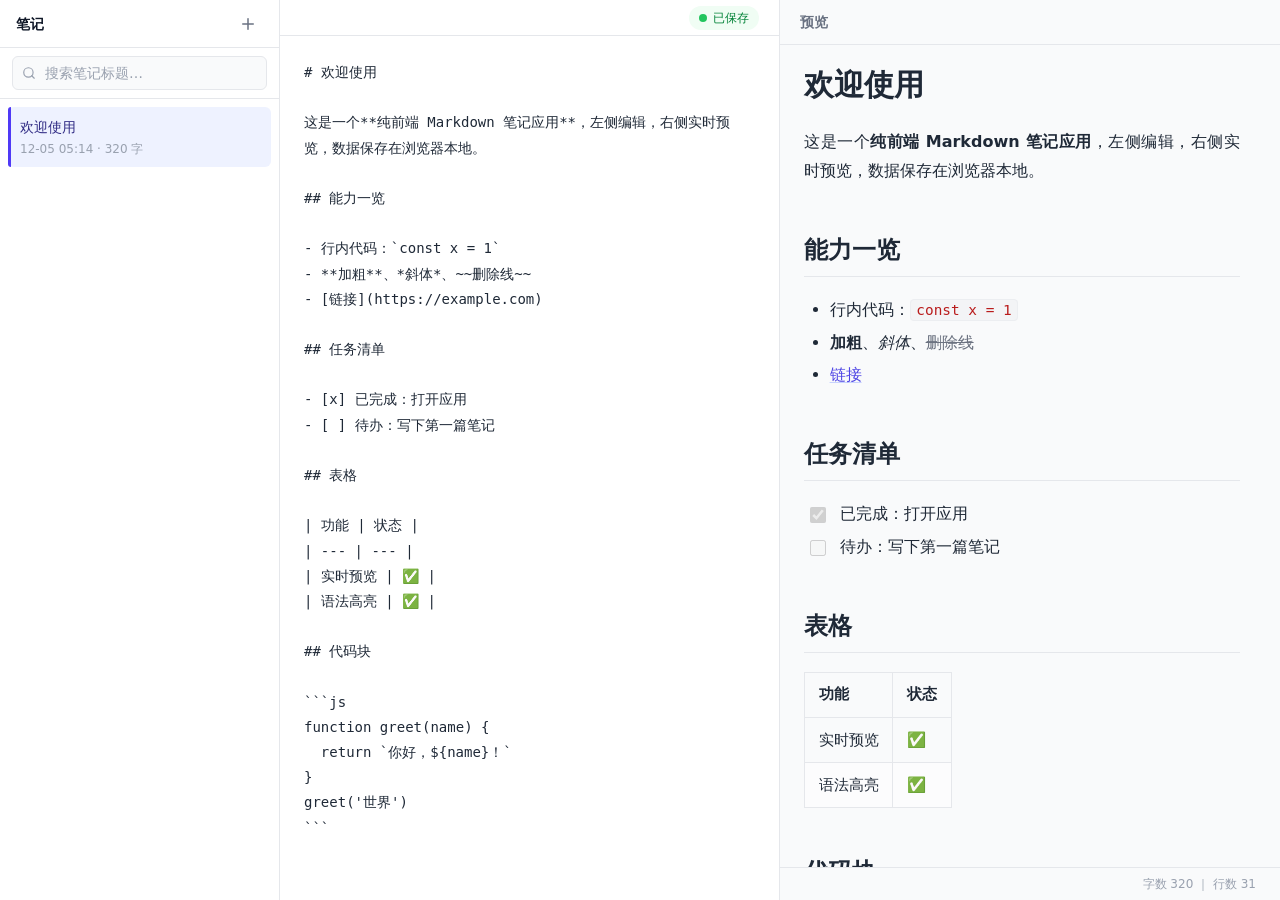
<file: works/md-notes/index.html>
<!doctype html>
<html lang="zh-CN">
  <head>
    <meta charset="UTF-8" />
    <link rel="icon" type="image/svg+xml" href="./favicon.svg" />
    <meta name="viewport" content="width=device-width, initial-scale=1.0" />
    <title>Markdown 笔记</title>
    <script type="module" crossorigin src="./assets/index-Cybxxu_J.js"></script>
    <link rel="stylesheet" crossorigin href="./assets/index-DgSlIR-x.css">
  </head>
  <body>
    <div id="root"></div>
  </body>
</html>
</file>
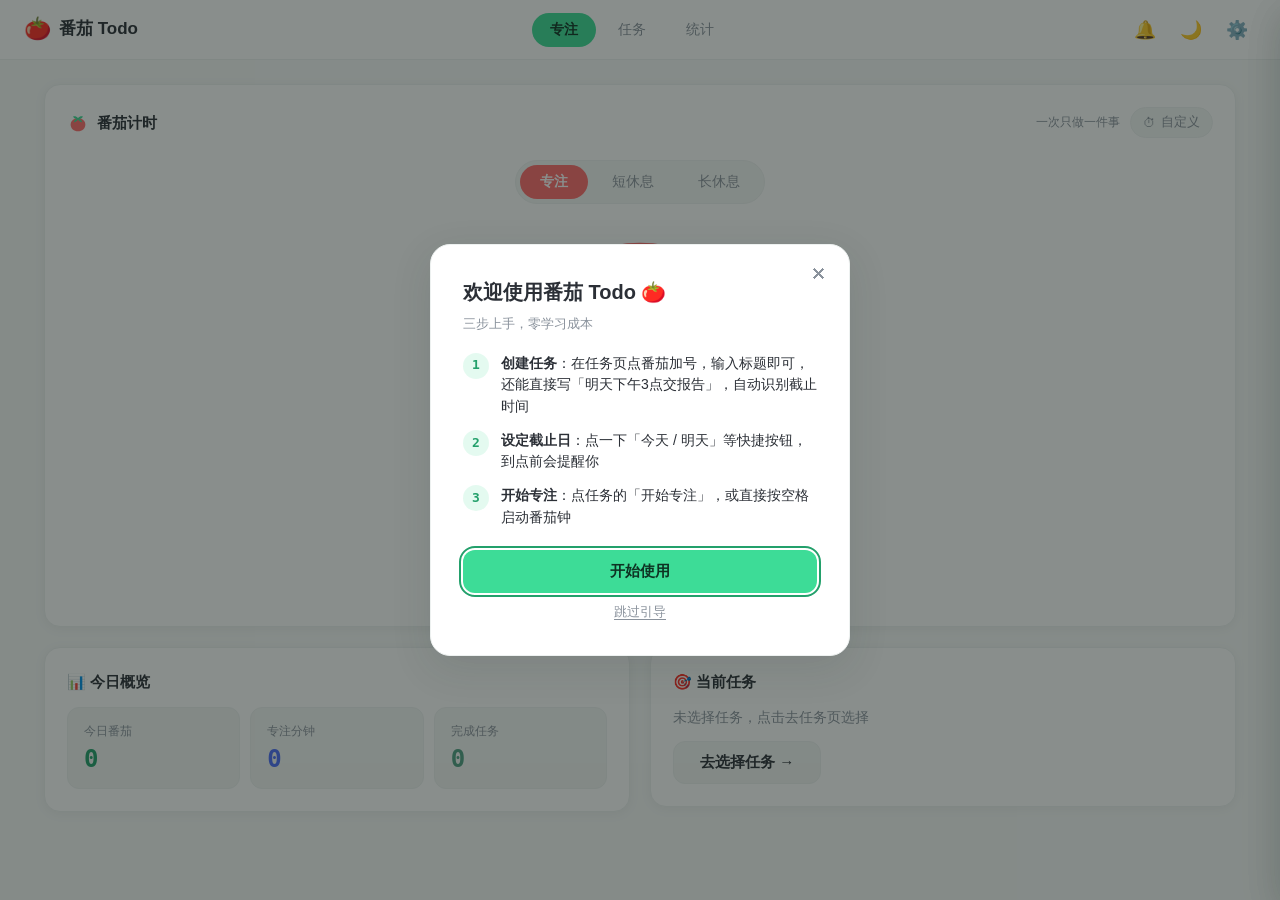
<file: works/tomato/index.html>
<!DOCTYPE html>
<html lang="zh-CN">
<head>
<meta charset="UTF-8">
<meta name="viewport" content="width=device-width, initial-scale=1.0">
<title>番茄 Todo</title>
<style>
/* ============================================================
   设计变量 —— 清新简约薄荷绿主题
   状态语义色只有四档：灰绿(安全) / 橙(临近) / 红(逾期) / 蓝(信息)
   番茄红 #FF6B6B 只保留给计时器与逾期警示
   ============================================================ */
:root{
  --bg:#F7F9F8;
  --card:#FFFFFF;
  --card-2:#F3F6F4;
  --text:#2B2F36;
  --muted:#8A929C;
  --border:#EDF1F0;
  --shadow:0 2px 12px rgba(0,0,0,.05);
  --shadow-lg:0 12px 40px rgba(31,47,41,.12);
  --accent:#3DDC97;              /* 薄荷绿 */
  --accent-deep:#23A06B;         /* 用于文字，保证对比度 */
  --accent-soft:rgba(61,220,151,.14);
  --on-accent:#0E3323;           /* 薄荷绿底上的文字色 */
  --tomato:#FF6B6B;              /* 番茄红：仅计时器/逾期 */
  --safe:#4E9E82; --safe-bg:rgba(78,158,130,.13);
  --warn:#E8930C; --warn-bg:rgba(232,147,12,.14);
  --danger:#E5484D; --danger-bg:rgba(229,72,77,.13);
  --info:#4A6CF7; --info-bg:rgba(74,108,247,.12);
  --radius:16px;
  --mono:ui-monospace,SFMono-Regular,Menlo,Consolas,monospace;
  --mode:#FF6B6B;
  --mode-soft:rgba(255,107,107,.12);
}
html[data-theme="dark"]{
  --bg:#12161A;
  --card:#1B2026;
  --card-2:#232930;
  --text:#E8EAED;
  --muted:#9AA3AB;
  --border:#2A313A;
  --shadow:0 2px 12px rgba(0,0,0,.25);
  --shadow-lg:0 12px 40px rgba(0,0,0,.5);
  --accent:#2FB98A;              /* 深色下降饱和薄荷绿 */
  --accent-deep:#3DDC97;
  --accent-soft:rgba(47,185,138,.16);
  --on-accent:#0B231A;
  --tomato:#FF7B7B;
  --safe:#6BC0A2; --safe-bg:rgba(107,192,162,.15);
  --warn:#F0A83C; --warn-bg:rgba(240,168,60,.16);
  --danger:#F16A6E; --danger-bg:rgba(241,106,110,.15);
  --info:#7C93F8; --info-bg:rgba(124,147,248,.15);
}

*{margin:0;padding:0;box-sizing:border-box}
html,body{height:100%}
body{
  background:var(--bg);
  color:var(--text);
  font-family:-apple-system,BlinkMacSystemFont,"Segoe UI","PingFang SC","Hiragino Sans GB","Microsoft YaHei",sans-serif;
  font-size:15px;
  line-height:1.55;
  transition:background .25s,color .25s;
  padding-bottom:0;
}
button{font-family:inherit;cursor:pointer;border:none;background:none;color:inherit}
/* 关键：hidden 属性必须真的隐藏。
   浏览器默认样式 [hidden]{display:none} 优先级低于任何作者样式，
   一旦元素自身声明了 display:flex/grid 等，hidden 就会失效（新手引导曾因此卡死无法关闭）。 */
[hidden]{display:none !important}
:focus-visible{outline:2px solid var(--accent);outline-offset:2px}
input,select{font-family:inherit;font-size:inherit;color:inherit}
:focus-visible{outline:2px solid var(--accent-deep);outline-offset:2px;border-radius:6px}

/* ============ 顶部导航 ============ */
.topbar{
  position:sticky;top:0;z-index:50;
  display:flex;align-items:center;gap:16px;
  padding:0 24px;height:60px;
  background:var(--card);
  border-bottom:1px solid var(--border);
}
.logo{display:flex;align-items:center;gap:8px;font-weight:600;font-size:17px;white-space:nowrap}
.logo .tomato{font-size:22px}
.tabs{display:flex;gap:4px;flex:1;justify-content:center}
.tab-btn{
  padding:8px 18px;border-radius:999px;font-size:14px;color:var(--muted);
  transition:all .2s;font-weight:500;
}
.tab-btn:hover{background:var(--accent-soft);color:var(--text)}
.tab-btn.active{background:var(--accent);color:var(--on-accent);font-weight:600}
.topbar-actions{display:flex;gap:8px;align-items:center}
.icon-btn{
  width:38px;height:38px;border-radius:10px;display:flex;align-items:center;justify-content:center;
  color:var(--muted);transition:all .2s;font-size:18px;position:relative;
}
.icon-btn:hover{background:var(--accent-soft);color:var(--text)}
.bell-dot{
  position:absolute;top:2px;right:2px;min-width:16px;height:16px;border-radius:999px;
  background:var(--danger);color:#fff;font-size:10px;line-height:16px;text-align:center;
  padding:0 4px;font-weight:600;
}

/* ============ 主区域 / 页面 ============ */
main{max-width:1240px;margin:0 auto;padding:24px}
.page{display:none;animation:fadeIn .2s ease}
.page.active{display:block}
@keyframes fadeIn{from{opacity:0;transform:translateY(4px)}to{opacity:1;transform:none}}

.card{
  background:var(--card);border-radius:var(--radius);
  box-shadow:var(--shadow);padding:22px;
  border:1px solid var(--border);
}
.card h3{font-size:15px;font-weight:600;margin-bottom:14px;display:flex;align-items:center;gap:8px}
.muted{color:var(--muted)}
.mono{font-family:var(--mono);font-variant-numeric:tabular-nums}

/* 模式主色（计时器专属配色） */
.mode-focus{--mode:#FF6B6B;--mode-soft:rgba(255,107,107,.12)}
.mode-short{--mode:#2EC4B6;--mode-soft:rgba(46,196,182,.12)}
.mode-long{--mode:#4A6CF7;--mode-soft:rgba(74,108,247,.12)}

/* ============ 专注页：番茄计时置顶，概览与当前任务在下方 ============ */
.focus-stack{display:flex;flex-direction:column;gap:20px}
.focus-bottom{display:grid;grid-template-columns:1fr 1fr;gap:20px;align-items:start}

/* 分区标题（番茄图标 + 名字） */
.timer-head{display:flex;align-items:center;justify-content:space-between;gap:12px}
.timer-head h3{margin-bottom:0}
.sec-title{display:flex;align-items:center;gap:8px;font-size:15px;font-weight:600}
.sec-ico{width:22px;height:22px;flex-shrink:0;display:block}
.sec-sub{font-size:12px;color:var(--muted);flex-shrink:0}

.today-cards{display:grid;grid-template-columns:repeat(3,1fr);gap:10px}
.today-card{
  display:flex;flex-direction:column;gap:4px;text-align:left;
  background:var(--card-2);border:1px solid var(--border);border-radius:12px;padding:14px 16px;
}
.today-card .tc-label{font-size:12px;color:var(--muted)}
.today-card .num{font-family:var(--mono);font-size:24px;line-height:1.2;font-weight:600;color:var(--accent-deep)}
.today-card:nth-child(2) .num{color:var(--info)}
.today-card:nth-child(3) .num{color:var(--safe)}
kbd{
  font-family:var(--mono);font-size:12px;background:var(--card-2);
  border:1px solid var(--border);border-bottom-width:2px;border-radius:6px;padding:2px 8px;color:var(--text)
}

/* 计时器 */
.timer-card{text-align:center;padding:22px 22px 28px}
.mode-switch{display:inline-flex;background:var(--card-2);border:1px solid var(--border);border-radius:999px;padding:4px;gap:4px;margin:22px 0 26px}
.mode-btn{padding:8px 20px;border-radius:999px;font-size:14px;color:var(--muted);transition:all .2s}
.mode-btn.active{background:var(--mode);color:#fff;font-weight:600}

.ring-wrap{position:relative;width:300px;height:300px;margin:0 auto 8px}
.ring-wrap svg{width:100%;height:100%;transform:rotate(-90deg)}
.ring-bg{fill:none;stroke:var(--border);stroke-width:12}
.ring-fg{
  fill:none;stroke:var(--mode);stroke-width:12;stroke-linecap:round;
  transition:stroke-dashoffset .3s linear,stroke .3s;
}
.ring-center{position:absolute;inset:0;display:flex;flex-direction:column;align-items:center;justify-content:center}
#timeDisplay{font-family:var(--mono);font-variant-numeric:tabular-nums;font-size:68px;font-weight:600;letter-spacing:2px}
#timeDisplay.ts-long{font-size:52px;letter-spacing:1px}
#timeDisplay.ts-xlong{font-size:42px;letter-spacing:0}
#modeLabel{color:var(--muted);font-size:14px;margin-top:4px}
#cycleInfo{font-size:12px;color:var(--muted);margin-top:2px}

.timer-btns{display:flex;gap:12px;justify-content:center;margin-top:20px;min-height:48px}
.timer-btns .btn{padding:13px 34px;font-size:15px;border-radius:14px}
.btn{
  padding:11px 26px;border-radius:12px;font-size:15px;font-weight:600;transition:all .2s;
  border:1px solid var(--border);background:var(--card-2);
}
.btn:hover{transform:translateY(-1px);box-shadow:var(--shadow)}
.btn-primary{background:var(--mode);color:#fff;border-color:transparent}
.btn-primary:hover{filter:brightness(1.05)}
.btn-mint{background:var(--accent);color:var(--on-accent);border-color:transparent}
.btn-ghost{background:transparent}
html[data-theme="dark"] .btn-ghost{background:var(--card-2)}
.btn-danger{color:var(--danger)}
.btn-danger:hover{background:var(--danger-bg)}
.btn[hidden]{display:none}

/* 截止横幅（专注中静默提示） */
.due-banner{
  margin-top:16px;padding:10px 16px;border-radius:12px;font-size:13px;
  background:var(--warn-bg);color:var(--warn);text-align:center;
}
.due-banner.over{background:var(--danger-bg);color:var(--danger)}

/* 当前任务卡 */
.current-task-card .task-name{font-size:17px;font-weight:600;margin-bottom:8px;word-break:break-all}
.current-task-card .task-progress{font-family:var(--mono);font-size:14px;color:var(--muted)}
.current-task-card .over{color:var(--warn)}
.progress-track{height:8px;background:var(--border);border-radius:999px;overflow:hidden;margin-top:10px}
.progress-fill{height:100%;background:var(--accent);border-radius:999px;transition:width .3s}
.link-btn{color:var(--accent-deep);font-size:13px;padding:4px 0;text-decoration:underline;text-underline-offset:3px}
html[data-theme="dark"] .link-btn{color:var(--accent)}

.sr-only{position:absolute;width:1px;height:1px;overflow:hidden;clip:rect(0 0 0 0);white-space:nowrap}

/* ============ 任务页：两个大卡片（番茄待办 / 今日聚焦） ============ */
.task-stack{display:flex;flex-direction:column;gap:20px}

/* 区块标题（与专注页「番茄计时」同款：番茄图标 + 名字 + 右侧说明） */
.block-head{display:flex;align-items:center;justify-content:space-between;gap:12px;flex-wrap:wrap}
.block-head h3{margin-bottom:0}
.block-head .sec-title{font-size:17px;gap:9px}
.block-head .sec-ico{width:24px;height:24px}

/* 今日聚焦视图 */
.today-view{padding:26px 28px}
.today-view .today-head{display:flex;justify-content:space-between;align-items:center;gap:12px;cursor:pointer;user-select:none;flex-wrap:wrap}
.today-view .today-head h3{margin-bottom:0}
#todayToggle{color:var(--muted);font-size:14px;transition:transform .2s}
#todayToggle.collapsed{transform:rotate(-90deg)}
.today-progress-wrap{margin-top:18px}
.today-progress-text{font-size:14px;color:var(--muted);margin-bottom:10px}
.today-progress-track{height:12px;background:var(--card-2);border:1px solid var(--border);border-radius:999px;overflow:hidden}
.today-progress-fill{height:100%;background:var(--accent);border-radius:999px;transition:width .4s}
.today-group{margin-top:20px;border-top:1px solid var(--border);padding-top:16px}
.today-group-head{display:flex;align-items:center;gap:10px;font-size:15px;font-weight:600;cursor:pointer;user-select:none}
.today-group-head .g-count{
  background:var(--card-2);border:1px solid var(--border);border-radius:999px;
  min-width:24px;height:24px;line-height:22px;text-align:center;font-size:12px;font-weight:600;color:var(--muted);
}
.today-group-head .g-hint{font-size:12.5px;color:var(--muted);font-weight:400;margin-left:auto}
.today-group-head .g-arrow{color:var(--muted);font-size:12px;transition:transform .2s}
.today-group-head .g-arrow.collapsed{transform:rotate(-90deg)}
.today-group-body{margin-top:12px;display:flex;flex-direction:column;gap:10px}
.today-group-body.collapsed{display:none}
.today-empty{padding:8px 2px;font-size:13px}

/* 卡片内工具栏：筛选 / 排序（细字小胶囊，弱化存在感） */
.task-toolbar{
  display:flex;flex-wrap:wrap;gap:8px 14px;align-items:center;justify-content:space-between;
  margin-top:14px;
}
.tb-side{display:flex;flex-wrap:wrap;gap:6px;align-items:center}
.tb-label{font-size:12px;color:var(--muted);margin-right:2px}
.task-empty{text-align:center;padding:26px 10px 10px;color:var(--muted)}
.task-empty .emoji{font-size:40px;display:block;margin-bottom:10px}
.task-empty p{font-size:14px;margin-bottom:16px}

/* 新建任务（番茄待办大卡片）—— 参照专注页「番茄计时」：大留白 + 居中大番茄，占半屏 */
.nt-card{
  --tom-size:clamp(150px,24vh,250px);
  padding:26px 28px 30px;display:flex;flex-direction:column;gap:0;
  min-height:clamp(380px,50vh,720px);
}
.nt-card .block-head{flex-shrink:0}
.nt-head{display:flex;align-items:center;justify-content:space-between;gap:12px;flex-wrap:wrap}
.nt-head h3{margin-bottom:0}
.nt-count{font-size:13px;color:var(--muted);flex-shrink:0}

/* 番茄形状的加号触发器：收起时竖向居中，成为整张卡片的主视觉 */
.tomato-add{
  flex:1;display:flex;flex-direction:column;align-items:center;justify-content:center;
  gap:20px;width:100%;text-align:center;background:transparent;border:0;
  padding:14px 6px 4px;transition:opacity .2s;
}
.tomato-plus{
  position:relative;display:block;flex-shrink:0;
  width:var(--tom-size);height:var(--tom-size);
  transition:transform .28s cubic-bezier(.2,.7,.3,1);
}
/* 柔和光晕，呼应专注页圆环的呼吸感 */
.tomato-plus::before{
  content:"";position:absolute;inset:-24%;border-radius:50%;
  background:radial-gradient(circle,rgba(255,107,107,.13),rgba(255,107,107,0) 66%);
  transition:transform .28s;
}
.tomato-plus svg{
  position:relative;width:100%;height:100%;display:block;
  filter:drop-shadow(0 12px 26px rgba(255,107,107,.26));
}
.tomato-plus .tp-plus{
  position:absolute;left:0;right:0;top:58%;transform:translateY(-50%);
  text-align:center;color:#fff;font-weight:700;line-height:1;
  font-size:calc(var(--tom-size) * .42);
  text-shadow:0 2px 8px rgba(220,40,40,.18);
}
.tomato-add:hover .tomato-plus{transform:translateY(-4px) scale(1.03)}
.tomato-add:hover .tomato-plus::before{transform:scale(1.08)}
.tomato-add:active .tomato-plus{transform:scale(.97)}
.tomato-add .ta-text{display:flex;flex-direction:column;gap:8px;align-items:center;min-width:0}
.tomato-add .ta-text b{font-size:21px;font-weight:600;letter-spacing:.4px}
.tomato-add .ta-text em{font-style:normal;font-size:13.5px;color:var(--muted);max-width:430px;line-height:1.6}
.tomato-add .ta-arrow{color:var(--muted);font-size:11px;opacity:.55;transition:transform .2s}

/* 展开后：番茄收成小图标，表单接管版面，卡片高度回到内容高 */
.nt-card.open{min-height:0}
.nt-card.open .tomato-add{
  --tom-size:44px;
  flex:0 0 auto;flex-direction:row;align-items:center;justify-content:flex-start;
  gap:14px;text-align:left;padding:2px 2px 16px;
}
.nt-card.open .tomato-add .tomato-plus svg{filter:drop-shadow(0 4px 10px rgba(255,107,107,.28))}
.nt-card.open .tomato-add .ta-text{align-items:flex-start;gap:2px}
.nt-card.open .tomato-add .ta-text b{font-size:15px;letter-spacing:0}
.nt-card.open .tomato-add .ta-text em{font-size:12.5px;max-width:none}
.nt-card.open .tomato-add .ta-arrow{margin-left:auto;transform:rotate(180deg)}
.nt-card.open .tomato-add:hover .tomato-plus{transform:none}
.nt-card.open .tomato-add:hover .tomato-plus::before{transform:none}

.new-task-form{display:flex;flex-direction:column;gap:14px;animation:fadeIn .2s ease}
.new-task-row{display:flex;gap:10px}
#taskTitleInput{
  flex:1;padding:13px 16px;border:1px solid var(--border);border-radius:12px;
  background:var(--card-2);font-size:16px;
}
#taskTitleInput:focus{border-color:var(--accent);outline:none}
.task-options{display:flex;flex-wrap:wrap;gap:12px;align-items:center;font-size:13px;color:var(--muted)}
.stepper{display:inline-flex;align-items:center;border:1px solid var(--border);border-radius:10px;overflow:hidden;background:var(--card-2)}
.stepper button{width:32px;height:32px;font-size:16px;color:var(--muted)}
.stepper button:hover{background:var(--accent-soft);color:var(--text)}
.stepper .step-num{width:36px;text-align:center;font-family:var(--mono);font-weight:600}
.seg{display:inline-flex;border:1px solid var(--border);border-radius:10px;overflow:hidden;background:var(--card-2)}
.seg button{padding:7px 14px;font-size:13px;color:var(--muted);transition:all .15s}
.seg button.active{background:var(--accent);color:var(--on-accent);font-weight:600}
#taskTagsInput{
  padding:8px 12px;border:1px solid var(--border);border-radius:10px;background:var(--card-2);
  width:180px;font-size:13px;
}
#addTaskBtn{align-self:flex-start}
.due-row{display:flex;flex-wrap:wrap;gap:10px;align-items:center;font-size:13px;color:var(--muted)}
.due-row input[type="date"],.due-row input[type="time"]{
  padding:7px 10px;border:1px solid var(--border);border-radius:10px;background:var(--card-2);font-size:13px;
  font-family:var(--mono);color:var(--text);
}
.quick-chips{display:flex;gap:6px;flex-wrap:wrap}
.chip-btn.mini{padding:4px 12px;font-size:12px}
.due-hint{font-size:13px;min-height:20px}
.due-hint.h-safe{color:var(--safe)}
.due-hint.h-warn{color:var(--warn)}
.due-hint.h-danger{color:var(--danger)}

.filter-group{display:flex;gap:6px;flex-wrap:wrap}
.chip-btn{
  padding:5px 12px;border-radius:999px;font-size:12.5px;color:var(--muted);
  border:1px solid var(--border);background:var(--card);transition:all .2s;
}
.chip-btn.active{background:var(--accent);border-color:var(--accent);color:var(--on-accent);font-weight:600}
.chip-btn:hover:not(.active){border-color:var(--accent);color:var(--text)}

/* 任务行（今日聚焦分组里的大行） */
.task-item{
  display:flex;align-items:center;gap:14px;
  background:var(--card-2);border:1px solid var(--border);border-radius:14px;
  padding:16px 18px;position:relative;overflow:hidden;
  transition:box-shadow .2s,opacity .2s,transform .2s,background .2s;
  animation:itemIn .2s ease;
}
.task-item:hover{box-shadow:0 2px 10px rgba(0,0,0,.05)}
@keyframes itemIn{from{opacity:0;transform:translateY(-4px)}to{opacity:1;transform:none}}
.task-item.removing{opacity:0;transform:translateX(20px)}
.task-item.dragging{opacity:.5;border-style:dashed}
.task-item.drag-over{border-color:var(--accent);box-shadow:var(--shadow-lg)}
.task-item.overdue{box-shadow:inset 3px 0 0 var(--danger)} /* 逾期红竖线 */
.task-item.flash{animation:flashBg 2s ease}
@keyframes flashBg{0%,55%{background:var(--accent-soft)}100%{background:var(--card-2)}}
.priority-bar{position:absolute;left:0;top:0;bottom:0;width:4px}
.p-high{background:var(--tomato)}.p-mid{background:var(--warn)}.p-low{background:var(--safe)}
.task-check{
  width:24px;height:24px;border:2px solid var(--border);border-radius:50%;flex-shrink:0;
  display:flex;align-items:center;justify-content:center;font-size:13px;color:transparent;transition:all .2s;
}
.task-check:hover{border-color:var(--accent-deep)}
.task-item.done .task-check{background:var(--accent);border-color:var(--accent);color:var(--on-accent)}
.task-main{flex:1;min-width:0}
.task-title{font-size:15px;font-weight:500;cursor:pointer;word-break:break-all}
.task-item.done .task-title{text-decoration:line-through;color:var(--muted)}
.task-meta{display:flex;flex-wrap:wrap;gap:6px;align-items:center;margin-top:7px;font-size:12.5px;color:var(--muted)}
.tag-chip{background:var(--accent-soft);color:var(--accent-deep);padding:1px 10px;border-radius:999px}
html[data-theme="dark"] .tag-chip{color:var(--accent)}
.pomo-progress{font-family:var(--mono);font-weight:600}
.prio-label{font-size:12px}
.prio-label::after{content:"优先级"}
.pomo-progress.over{color:var(--warn)}
.over-hint{color:var(--warn)}
.current-badge{background:var(--accent);color:var(--on-accent);padding:1px 10px;border-radius:999px;font-size:11px;font-weight:600}
.fire-chip{background:var(--tomato);color:#fff;padding:1px 10px;border-radius:999px;font-size:11px;font-weight:600}
.due-chip{padding:1px 10px;border-radius:999px;font-size:12px}
.due-safe{background:var(--safe-bg);color:var(--safe)}
.due-warn{background:var(--warn-bg);color:var(--warn)}
.due-today{background:var(--warn-bg);color:var(--warn);font-weight:600}
.due-over{background:var(--danger-bg);color:var(--danger);font-weight:600}
.task-actions{display:flex;gap:6px;flex-shrink:0;align-items:center}
.task-actions .icon-btn{width:34px;height:34px;font-size:16px}
.start-focus-btn{
  font-size:13px;color:var(--accent-deep);padding:8px 14px;border-radius:10px;font-weight:600;
  background:var(--accent-soft);white-space:nowrap;transition:all .2s;
}
.start-focus-btn:hover{background:var(--accent);color:var(--on-accent)}
html[data-theme="dark"] .start-focus-btn{color:var(--accent)}
.task-edit-input{
  flex:1;padding:6px 10px;border:1px solid var(--accent-deep);border-radius:8px;background:var(--card-2);font-size:15px;width:100%;
}
.grip{color:var(--muted);cursor:grab;font-size:14px;user-select:none}

.empty-state{text-align:center;padding:48px 20px;color:var(--muted)}
.empty-state .emoji{font-size:44px;display:block;margin-bottom:12px}

/* ============ 统计页 ============ */
.stats-layout{display:flex;flex-direction:column;gap:20px}
.stat-cards{display:grid;grid-template-columns:repeat(auto-fit,minmax(180px,1fr));gap:16px}
.stat-card{background:var(--card);border:1px solid var(--border);border-radius:var(--radius);padding:18px 20px;box-shadow:var(--shadow)}
.stat-card .label{font-size:13px;color:var(--muted);margin-bottom:6px}
.stat-card .value{font-family:var(--mono);font-size:28px;font-weight:600;color:var(--accent-deep)}
html[data-theme="dark"] .stat-card .value{color:var(--accent)}
.stat-card:nth-child(2) .value{color:var(--info)}
.stat-card:nth-child(3) .value{color:var(--safe)}
.stat-card:nth-child(4) .value{color:var(--warn)}
.stat-card:nth-child(5) .value{color:var(--tomato)}
.stat-card .unit{font-size:13px;font-weight:400;color:var(--muted);margin-left:2px}

.chart-grid{display:grid;grid-template-columns:1fr 1fr;gap:20px}
.bar-chart{display:flex;align-items:flex-end;gap:10px;height:180px;padding-top:10px}
.bar-col{flex:1;display:flex;flex-direction:column;align-items:center;gap:6px;height:100%;justify-content:flex-end;position:relative}
.bar{
  width:60%;max-width:36px;background:var(--border);border-radius:6px 6px 2px 2px;
  min-height:3px;transition:height .3s;position:relative;
}
.bar-col.today .bar{background:var(--accent)}
.bar-col .bar-label{font-size:11px;color:var(--muted);white-space:nowrap}
.bar-col.today .bar-label{color:var(--accent-deep);font-weight:600}
html[data-theme="dark"] .bar-col.today .bar-label{color:var(--accent)}
[data-tip]{position:relative}
[data-tip]:hover::after{
  content:attr(data-tip);position:absolute;bottom:calc(100% + 6px);left:50%;transform:translateX(-50%);
  background:var(--text);color:var(--card);font-size:12px;padding:4px 10px;border-radius:8px;white-space:nowrap;
  z-index:10;pointer-events:none;
}
.heatmap{display:grid;grid-template-columns:repeat(7,1fr);gap:6px;max-width:340px}
.heat-cell{aspect-ratio:1;border-radius:6px;background:var(--border);position:relative;min-width:0}
.heat-cell[data-level="1"]{background:rgba(61,220,151,.25)}
.heat-cell[data-level="2"]{background:rgba(61,220,151,.45)}
.heat-cell[data-level="3"]{background:rgba(61,220,151,.65)}
.heat-cell[data-level="4"]{background:rgba(61,220,151,.85)}
.heat-cell[data-level="5"]{background:var(--accent)}

.dist-row{display:flex;align-items:center;gap:12px;margin-bottom:12px;font-size:13px}
.dist-row .dist-label{width:44px;color:var(--muted);flex-shrink:0}
.dist-track{flex:1;height:14px;background:var(--card-2);border-radius:999px;overflow:hidden;border:1px solid var(--border)}
.dist-fill{height:100%;border-radius:999px;transition:width .3s}
.dist-row .dist-num{width:60px;text-align:right;font-family:var(--mono);flex-shrink:0}

/* ============ 抽屉（设置 + 通知中心） ============ */
.drawer-overlay,.modal-overlay{
  position:fixed;inset:0;background:rgba(20,30,26,.4);z-index:100;
  opacity:0;pointer-events:none;transition:opacity .2s;
}
.drawer-overlay.open,.modal-overlay.open{opacity:1;pointer-events:auto}
.drawer{
  position:fixed;top:0;right:0;bottom:0;width:380px;max-width:92vw;z-index:101;
  background:var(--card);box-shadow:var(--shadow-lg);
  transform:translateX(100%);transition:transform .25s ease;
  overflow-y:auto;padding:24px;
  border-left:1px solid var(--border);
}
.drawer.open{transform:none}
.drawer-head{display:flex;justify-content:space-between;align-items:center;margin-bottom:20px}
.drawer-head h2{font-size:18px;font-weight:600}
.drawer section{margin-bottom:24px;padding-bottom:20px;border-bottom:1px solid var(--border)}
.drawer section:last-child{border-bottom:none}
.drawer h4{font-size:13px;color:var(--muted);margin-bottom:12px;font-weight:600}
.setting-row{display:flex;justify-content:space-between;align-items:center;padding:8px 0;gap:12px}
.setting-row label{font-size:14px}
.num-input{
  width:72px;padding:7px 10px;border:1px solid var(--border);border-radius:10px;
  background:var(--card-2);text-align:center;font-family:var(--mono);
}
.switch{
  position:relative;width:46px;height:26px;border-radius:999px;background:var(--border);
  transition:background .2s;flex-shrink:0;
}
.switch::after{
  content:"";position:absolute;top:3px;left:3px;width:20px;height:20px;border-radius:50%;
  background:#fff;transition:left .2s;box-shadow:0 1px 4px rgba(0,0,0,.2);
}
.switch.on{background:var(--accent)}
.switch.on::after{left:23px}
input[type="range"]{width:150px;accent-color:var(--accent)}
input[type="checkbox"].tier-check{accent-color:var(--accent);width:16px;height:16px}
.perm-btn{padding:8px 14px;border-radius:10px;border:1px solid var(--border);font-size:13px;background:var(--card-2);transition:all .2s}
.perm-btn:hover{border-color:var(--accent)}
.perm-status{font-size:12px;color:var(--muted)}
.perm-denied-tip{font-size:12px;color:var(--warn);margin-top:6px}
.tier-wrap{display:flex;flex-wrap:wrap;gap:8px;margin-top:10px;padding:10px 12px;background:var(--card-2);border-radius:12px}
.tier-wrap label{display:flex;align-items:center;gap:6px;font-size:13px;color:var(--text)}
.danger-btn{width:100%;padding:10px;border-radius:12px;border:1px solid var(--border);margin-top:8px;font-size:14px;transition:all .2s}
.danger-btn:hover{border-color:var(--danger);color:var(--danger);background:var(--danger-bg)}

/* 通知中心 */
.bell-item{
  display:flex;gap:10px;padding:12px;border-radius:12px;border:1px solid var(--border);
  margin-bottom:8px;cursor:pointer;transition:all .15s;background:var(--card);
}
.bell-item:hover{border-color:var(--accent)}
.bell-item.unread{background:var(--accent-soft);border-color:transparent}
.bell-item .b-icon{font-size:16px;flex-shrink:0}
.bell-item .b-title{font-size:13px;font-weight:500;word-break:break-all}
.bell-item .b-text{font-size:12px;color:var(--muted);word-break:break-all}
.bell-item .b-time{font-size:11px;color:var(--muted);font-family:var(--mono);flex-shrink:0}
.bell-group-label{font-size:12px;color:var(--muted);margin:14px 0 8px;font-weight:600}
.bell-footer{border-top:1px solid var(--border);padding-top:14px;margin-top:10px;display:flex;flex-direction:column;gap:8px}
.bell-footer .row{display:flex;gap:8px}
.bell-footer .row button{flex:1;padding:9px;border-radius:10px;border:1px solid var(--border);font-size:13px;transition:all .2s}
.bell-footer .row button:hover{border-color:var(--accent);color:var(--accent-deep)}
html[data-theme="dark"] .bell-footer .row button:hover{color:var(--accent)}
.bell-empty{text-align:center;padding:32px 0;color:var(--muted);font-size:13px}

/* ============ 弹窗 ============ */
.modal{
  position:fixed;top:50%;left:50%;transform:translate(-50%,-48%) scale(.96);z-index:101;
  width:400px;max-width:92vw;background:var(--card);border-radius:var(--radius);
  box-shadow:var(--shadow-lg);padding:24px;opacity:0;pointer-events:none;transition:all .2s;
  border:1px solid var(--border);max-height:86vh;overflow-y:auto;
}
.modal.open{opacity:1;pointer-events:auto;transform:translate(-50%,-50%) scale(1)}
.modal h3{font-size:16px;font-weight:600;margin-bottom:12px}
.modal p{font-size:14px;color:var(--muted);margin-bottom:20px;word-break:break-all}
.modal-actions{display:flex;gap:10px;justify-content:flex-end;margin-top:18px}
.modal-actions .btn{padding:9px 20px;font-size:14px}
.btn-confirm{background:var(--danger);color:#fff;border-color:transparent}
.edit-input{
  width:100%;padding:10px 12px;border:1px solid var(--border);border-radius:10px;
  background:var(--card-2);font-size:15px;margin-bottom:12px;
}
.edit-input:focus{border-color:var(--accent);outline:none}
.edit-row{display:flex;justify-content:space-between;align-items:center;margin-top:12px;gap:12px;flex-wrap:wrap}
.edit-row>span{font-size:13px;color:var(--muted)}

/* ============ 自定义番茄计时（计时卡片入口 + 弹窗） ============ */
.timer-head-right{display:flex;align-items:center;gap:10px;flex-shrink:0}
.custom-timer-btn{
  display:inline-flex;align-items:center;gap:5px;flex-shrink:0;
  padding:6px 12px;border-radius:999px;border:1px solid var(--border);
  background:var(--card-2);font-size:12.5px;color:var(--muted);
  transition:border-color .2s,color .2s,background .2s,transform .2s;
}
.custom-timer-btn:hover{border-color:var(--accent);color:var(--accent-deep);transform:translateY(-1px)}
.custom-timer-btn.active{border-color:var(--accent);background:var(--accent-soft);color:var(--accent-deep);font-weight:600}
html[data-theme="dark"] .custom-timer-btn:hover,
html[data-theme="dark"] .custom-timer-btn.active{color:var(--accent)}

.ct-sub{font-size:13px;color:var(--muted);margin:-4px 0 18px;line-height:1.6}
/* 纯自由输入：三段时长各自一行，数字框可键盘直接键入任意分钟数 */
.ct-hint{font-size:12px;color:var(--muted);margin:-4px 0 14px;line-height:1.6}
.ct-list{display:flex;flex-direction:column;gap:10px;margin-bottom:16px}
.ct-row{
  display:flex;align-items:center;gap:12px;
  background:var(--card-2);border:1px solid var(--border);border-radius:12px;
  padding:9px 14px;transition:border-color .2s;
}
.ct-row:focus-within{border-color:var(--accent)}
.ct-row-label{display:flex;align-items:center;gap:7px;font-size:14px;font-weight:600;flex:1 1 auto;min-width:0;white-space:nowrap}
.ct-row-label .ct-emoji{font-size:16px}
.ct-stepper{
  display:inline-flex;align-items:center;flex-shrink:0;
  border:1px solid var(--border);border-radius:10px;overflow:hidden;background:var(--card);
}
.ct-step{width:34px;height:38px;font-size:18px;color:var(--muted);transition:background .15s,color .15s;flex-shrink:0}
.ct-step:hover{background:var(--accent-soft);color:var(--accent-deep)}
html[data-theme="dark"] .ct-step:hover{color:var(--accent)}
.ct-stepper input{
  width:64px;height:38px;border:none;background:transparent;text-align:center;
  font-family:var(--mono);font-size:19px;font-weight:600;color:var(--text);
  -moz-appearance:textfield;appearance:textfield;
}
.ct-stepper input:focus{outline:none;background:var(--accent-soft)}
/* 去掉 number 输入自带的上下小箭头，加减交给两侧按钮 */
.ct-stepper input::-webkit-outer-spin-button,
.ct-stepper input::-webkit-inner-spin-button{-webkit-appearance:none;margin:0}
.ct-unit{font-size:12px;color:var(--muted);flex-shrink:0;width:26px}
.ct-check{display:flex;align-items:center;gap:9px;font-size:13px;color:var(--text);cursor:pointer;line-height:1.5}
.ct-check input{width:16px;height:16px;accent-color:var(--accent);flex-shrink:0}
.ct-tip{font-size:12px;color:var(--warn);background:var(--warn-bg);border-radius:10px;padding:9px 12px;margin-top:12px;line-height:1.5}
.ct-foot{display:flex;align-items:center;justify-content:space-between;gap:10px;margin-top:18px;flex-wrap:wrap}
.ct-foot .modal-actions{margin-top:0;margin-left:auto}
.ct-reset{font-size:12.5px;color:var(--muted);text-decoration:underline;text-underline-offset:3px}
.ct-reset:hover{color:var(--accent-deep)}
html[data-theme="dark"] .ct-reset:hover{color:var(--accent)}
@media (max-width:400px){
  .ct-row{padding:9px 10px;gap:8px}
  .ct-row-label{font-size:13px}
  .ct-stepper input{width:52px;font-size:17px}
  .ct-step{width:30px}
}

/* ============ 提醒卡片（右上角滑入） ============ */
#remindWrap{position:fixed;top:72px;right:20px;z-index:210;display:flex;flex-direction:column;gap:10px;width:330px;max-width:calc(100vw - 32px)}
.remind-card{
  background:var(--card);border:1px solid var(--border);border-radius:var(--radius);
  box-shadow:var(--shadow-lg);padding:16px;animation:remindIn .25s ease;
}
@keyframes remindIn{from{opacity:0;transform:translateX(24px)}to{opacity:1;transform:none}}
.remind-card.out{animation:remindOut .2s ease forwards}
@keyframes remindOut{to{opacity:0;transform:translateX(24px)}}
.remind-card .r-head{display:flex;align-items:center;gap:8px;font-size:12px;color:var(--warn);font-weight:600;margin-bottom:6px}
.remind-card.over .r-head{color:var(--danger)}
.remind-card .r-title{font-size:14px;font-weight:600;margin-bottom:4px;word-break:break-all}
.remind-card .r-text{font-size:13px;color:var(--muted);margin-bottom:12px;white-space:pre-line;word-break:break-all}
.remind-card .r-actions{display:flex;gap:6px;flex-wrap:wrap}
.remind-card .r-actions button{
  padding:6px 12px;border-radius:9px;font-size:12px;border:1px solid var(--border);transition:all .15s;
}
.remind-card .r-actions .r-start{background:var(--accent);color:var(--on-accent);border-color:transparent;font-weight:600}
.remind-card .r-actions button:hover{filter:brightness(1.05)}

/* ============ 撒花庆祝 ============ */
.confetti{
  position:fixed;top:-14px;width:8px;height:12px;z-index:300;pointer-events:none;
  animation:confFall 1.5s ease-in forwards;border-radius:2px;
}
@keyframes confFall{to{transform:translateY(110vh) rotate(720deg);opacity:.5}}

/* ============ 新手引导 ============ */
.onboard-overlay{
  position:fixed;inset:0;background:rgba(20,30,26,.5);z-index:250;
  display:flex;align-items:center;justify-content:center;padding:20px;
  animation:obFade .2s ease;
}
@keyframes obFade{from{opacity:0}to{opacity:1}}
.onboard-card{
  position:relative;
  background:var(--card);border-radius:20px;box-shadow:var(--shadow-lg);
  max-width:420px;width:100%;padding:32px;border:1px solid var(--border);
  animation:obIn .24s cubic-bezier(.2,.8,.3,1);
}
@keyframes obIn{from{opacity:0;transform:translateY(10px) scale(.98)}to{opacity:1;transform:none}}
.onboard-card h2{font-size:20px;font-weight:600;margin-bottom:6px}
.onboard-card .ob-sub{font-size:13px;color:var(--muted);margin-bottom:18px}
.onboard-card ol{list-style:none;display:flex;flex-direction:column;gap:12px;margin-bottom:22px}
.onboard-card li{display:flex;gap:12px;align-items:flex-start;font-size:14px}
.onboard-card .ob-num{
  width:26px;height:26px;border-radius:50%;background:var(--accent-soft);color:var(--accent-deep);
  display:flex;align-items:center;justify-content:center;font-size:13px;font-weight:600;flex-shrink:0;
  font-family:var(--mono);
}
html[data-theme="dark"] .onboard-card .ob-num{color:var(--accent)}
.onboard-card .ob-skip{font-size:13px;color:var(--muted);text-decoration:underline;text-underline-offset:3px;margin-top:10px}
.onboard-card .ob-skip:hover{color:var(--text)}
.ob-close{
  position:absolute;top:14px;right:14px;width:32px;height:32px;border-radius:10px;
  display:flex;align-items:center;justify-content:center;font-size:16px;line-height:1;
  color:var(--muted);transition:all .2s;
}
.ob-close:hover{background:var(--card-2);color:var(--text)}
@media (max-width:420px){
  .onboard-card{padding:24px 20px}
  .onboard-card h2{font-size:18px}
}

/* ============ Toast ============ */
#toastWrap{position:fixed;top:72px;left:50%;transform:translateX(-50%);z-index:220;display:flex;flex-direction:column;gap:8px;align-items:center;pointer-events:none}
.toast{
  background:var(--text);color:var(--card);padding:10px 20px;border-radius:12px;font-size:14px;
  box-shadow:var(--shadow-lg);animation:toastIn .25s ease;max-width:90vw;
}
.toast.out{animation:toastOut .25s ease forwards}
@keyframes toastIn{from{opacity:0;transform:translateY(-8px)}to{opacity:1;transform:none}}
@keyframes toastOut{to{opacity:0;transform:translateY(-8px)}}

/* ============ 底部标签栏（移动端） ============ */
.bottom-nav{display:none;position:fixed;left:0;right:0;bottom:0;z-index:60;
  background:var(--card);border-top:1px solid var(--border);
  padding:6px 0 max(6px,env(safe-area-inset-bottom));
}
.bottom-nav button{flex:1;display:flex;flex-direction:column;align-items:center;gap:2px;padding:6px;font-size:11px;color:var(--muted)}
.bottom-nav button .bn-icon{font-size:20px}
.bottom-nav button.active{color:var(--accent-deep);font-weight:600}
html[data-theme="dark"] .bottom-nav button.active{color:var(--accent)}

/* ============ 响应式 ============ */
@media (max-width:1023px){
  .chart-grid{grid-template-columns:1fr}
}
@media (max-width:767px){
  main{padding:16px}
  .tabs{display:none}
  .focus-bottom{grid-template-columns:1fr}
  .chart-grid{grid-template-columns:1fr}
  .bottom-nav{display:flex}
  body{padding-bottom:64px}
  #timeDisplay{font-size:54px}
  #timeDisplay.ts-long{font-size:42px}
  #timeDisplay.ts-xlong{font-size:34px}
  .ring-wrap{width:250px;height:250px}
  .sec-sub{display:none}
  .today-card{padding:12px}
  .today-card .num{font-size:20px}
  .new-task-row{flex-direction:column}
  #addTaskBtn{align-self:stretch}
  .topbar{padding:0 16px}
  #remindWrap{right:12px;left:12px;width:auto;top:66px}
  .card{padding:18px}
  /* 任务页小屏：卡片内边距收一点，任务行分两行排布 */
  .nt-card,.today-view{padding:20px 16px}
  .nt-card{--tom-size:clamp(120px,34vw,160px);min-height:clamp(300px,44vh,430px)}
  .nt-card .ta-text b{font-size:19px}
  .task-item{padding:14px;gap:8px 10px;flex-wrap:wrap}
  .task-check{order:1}
  .task-main{order:2;flex:1 1 auto;min-width:0}
  .task-title{font-size:14.5px}
  .task-actions{order:3;flex:1 1 100%;justify-content:flex-end;margin-left:0;gap:8px}
  .task-actions .icon-btn{width:32px;height:32px;font-size:15px}
  .task-actions .start-focus-btn{padding:7px 12px}
  .task-toolbar{justify-content:flex-start}
  .today-group-head{font-size:14px}
  .today-group-head .g-hint{display:none}
}
</style>
</head>
<body>

<!-- 番茄图标（SVG symbol，全局复用，无外部图标库） -->
<svg width="0" height="0" style="position:absolute" aria-hidden="true" focusable="false">
  <defs>
    <symbol id="ico-tomato" viewBox="0 0 64 64">
      <path d="M32 17.6c11.9 0 21.4 8.6 21.4 19.4C53.4 47.8 43.9 56 32 56S10.6 47.8 10.6 37 20.1 17.6 32 17.6z" fill="#FF6B6B"/>
      <path d="M32 18c-4-5.2-10.2-6.8-14.3-4.6 1.6 4.2 6.1 6.7 10.7 6.7-4.6 1.6-7.7 5.2-8.7 9.4 5.7-.5 9.7-3.6 12.3-7.9 2.6 4.3 6.6 7.4 12.3 7.9-1-4.2-4.1-7.8-8.7-9.4 4.6 0 9.1-2.5 10.7-6.7C42.2 11.2 36 12.8 32 18z" fill="#3DDC97"/>
    </symbol>
  </defs>
</svg>

<!-- 顶部导航 -->
<header class="topbar">
  <div class="logo"><span class="tomato">🍅</span>番茄 Todo</div>
  <nav class="tabs" role="tablist" aria-label="页面切换">
    <button class="tab-btn active" data-tab="focus" role="tab" aria-label="切换到专注页">专注</button>
    <button class="tab-btn" data-tab="tasks" role="tab" aria-label="切换到任务页">任务</button>
    <button class="tab-btn" data-tab="stats" role="tab" aria-label="切换到统计页">统计</button>
  </nav>
  <div class="topbar-actions">
    <button class="icon-btn" id="bellBtn" aria-label="打开通知中心">🔔<span class="bell-dot" id="bellDot" hidden>0</span></button>
    <button class="icon-btn" id="themeBtn" aria-label="切换主题">🌗</button>
    <button class="icon-btn" id="settingsBtn" aria-label="打开设置">⚙️</button>
  </div>
</header>

<main>
  <!-- ================= 专注页 ================= -->
  <div class="page active mode-focus" id="page-focus">
    <div class="focus-stack">
      <!-- 顶部：番茄计时（整页最上方） -->
      <section class="card timer-card" id="timerCard" aria-label="番茄计时">
        <div class="timer-head">
          <h3 class="sec-title"><svg class="sec-ico" viewBox="0 0 64 64" aria-hidden="true"><use href="#ico-tomato"/></svg>番茄计时</h3>
          <div class="timer-head-right">
            <span class="sec-sub">一次只做一件事</span>
            <button class="custom-timer-btn" id="customTimerBtn" aria-haspopup="dialog" aria-controls="customTimerModal" aria-label="自定义番茄计时时长">
              <span aria-hidden="true">⏱</span><span id="customTimerLabel">自定义</span>
            </button>
          </div>
        </div>
        <div class="mode-switch" role="group" aria-label="模式切换">
          <button class="mode-btn active" data-mode="focus" aria-label="切换到专注模式">专注</button>
          <button class="mode-btn" data-mode="short" aria-label="切换到短休息模式">短休息</button>
          <button class="mode-btn" data-mode="long" aria-label="切换到长休息模式">长休息</button>
        </div>
        <div class="ring-wrap">
          <svg viewBox="0 0 280 280" aria-hidden="true">
            <circle class="ring-bg" cx="140" cy="140" r="122"/>
            <circle class="ring-fg" id="ringFg" cx="140" cy="140" r="122"/>
          </svg>
          <div class="ring-center">
            <div id="timeDisplay" class="mono" aria-hidden="true">25:00</div>
            <div id="modeLabel">专注</div>
            <div id="cycleInfo"></div>
          </div>
        </div>
        <div class="sr-only" id="timerLive" aria-live="polite"></div>
        <div class="timer-btns" id="timerBtns">
          <button class="btn btn-primary" id="mainBtn" aria-label="开始专注">开始</button>
          <button class="btn btn-ghost" id="resetBtn" aria-label="重置计时器" hidden>重置</button>
          <button class="btn btn-ghost btn-danger" id="skipBtn" aria-label="跳过当前阶段" hidden>跳过</button>
        </div>
        <div class="due-banner" id="dueBanner" hidden aria-live="polite"></div>
      </section>

      <!-- 下方：今日概览 + 当前任务 -->
      <div class="focus-bottom">
        <div class="card">
          <h3>📊 今日概览</h3>
          <div class="today-cards">
            <div class="today-card"><span class="tc-label">今日番茄</span><span class="num" id="todayPomos">0</span></div>
            <div class="today-card"><span class="tc-label">专注分钟</span><span class="num" id="todayMinutes">0</span></div>
            <div class="today-card"><span class="tc-label">完成任务</span><span class="num" id="todayDoneTasks">0</span></div>
          </div>
        </div>
        <div class="card current-task-card">
          <h3>🎯 当前任务</h3>
          <div id="currentTaskBody"></div>
        </div>
      </div>
    </div>
  </div>

  <!-- ================= 任务页（两个大卡片：番茄待办 + 今日聚焦） ================= -->
  <div class="page" id="page-tasks">
    <div class="task-stack">
      <!-- ① 番茄待办（加号展开新建表单） -->
      <section class="card nt-card" id="newTaskCard" aria-label="番茄待办">
        <div class="block-head">
          <h3 class="sec-title"><svg class="sec-ico" viewBox="0 0 64 64" aria-hidden="true"><use href="#ico-tomato"/></svg>番茄待办</h3>
          <span class="nt-count" id="ntCount"></span>
        </div>

        <!-- 番茄形状的加号：点它开始添加 -->
        <button class="tomato-add" id="newTaskToggle" aria-expanded="false" aria-controls="newTaskForm">
          <span class="tomato-plus" aria-hidden="true">
            <svg viewBox="0 0 64 64"><use href="#ico-tomato"/></svg>
            <span class="tp-plus">＋</span>
          </span>
          <span class="ta-text">
            <b>加一件要做的事</b>
            <em>写「明天下午3点交报告」会自动识别截止时间</em>
          </span>
          <span class="ta-arrow" aria-hidden="true">▾</span>
        </button>

        <!-- 新建任务表单（默认收起） -->
        <div class="new-task-form" id="newTaskForm" hidden>
          <div class="new-task-row">
            <input id="taskTitleInput" type="text" placeholder="想做什么？试试「明天下午3点交报告」" maxlength="100" aria-label="任务标题，支持输入日期时间自动识别">
            <button class="btn btn-mint" id="addTaskBtn" aria-label="添加任务">添加</button>
          </div>
          <div class="task-options">
            <span>预估番茄</span>
            <div class="stepper" aria-label="预估番茄数步进器">
              <button data-step="-1" aria-label="减少预估番茄数">−</button>
              <span class="step-num" id="estNum">1</span>
              <button data-step="1" aria-label="增加预估番茄数">+</button>
            </div>
            <span>优先级</span>
            <div class="seg" id="prioritySeg" role="group" aria-label="优先级选择">
              <button data-priority="high" aria-label="高优先级">高</button>
              <button data-priority="mid" class="active" aria-label="中优先级">中</button>
              <button data-priority="low" aria-label="低优先级">低</button>
            </div>
            <input id="taskTagsInput" type="text" placeholder="标签（逗号分隔，可选）" aria-label="任务标签">
          </div>
          <div class="due-row">
            <span>📅 截止</span>
            <input type="date" id="dueDateInput" aria-label="截止日期">
            <input type="time" id="dueTimeInput" aria-label="截止时间">
            <div class="quick-chips" role="group" aria-label="截止日期快捷选择">
              <button class="chip-btn mini" data-q="today">今天</button>
              <button class="chip-btn mini" data-q="tomorrow">明天</button>
              <button class="chip-btn mini" data-q="sunday">本周日</button>
              <button class="chip-btn mini" data-q="nextmon">下周一</button>
              <button class="chip-btn mini" data-q="week">一周后</button>
            </div>
          </div>
          <div class="due-hint" id="dueHint"></div>
        </div>
      </section>

      <!-- ② 今日聚焦：进度 + 分组任务 + 轻量工具栏 -->
      <section class="card today-view" id="todayView" aria-label="今日聚焦">
        <div class="today-head" id="todayHead" role="button" tabindex="0" aria-label="展开或收起今日聚焦">
          <h3 class="sec-title">☀️ 今日聚焦</h3>
          <span id="todayToggle">▾</span>
        </div>

        <!-- 筛选 / 排序：收在卡片里，弱化成细字小胶囊 -->
        <div class="task-toolbar" id="taskToolbar">
          <div class="tb-side filter-group" id="filterGroup" role="group" aria-label="任务筛选">
            <button class="chip-btn active" data-filter="all">全部</button>
            <button class="chip-btn" data-filter="dueToday">今天</button>
            <button class="chip-btn" data-filter="dueWeek">本周</button>
            <button class="chip-btn" data-filter="overdue">逾期</button>
            <button class="chip-btn" data-filter="done">已完成</button>
          </div>
          <div class="tb-side filter-group" id="sortGroup" role="group" aria-label="排序方式">
            <span class="tb-label">排序</span>
            <button class="chip-btn active" data-sort="urgent">紧急</button>
            <button class="chip-btn" data-sort="due">截止</button>
            <button class="chip-btn" data-sort="priority">优先级</button>
            <button class="chip-btn" data-sort="manual">手动</button>
          </div>
        </div>

        <div id="todayBody"></div>
      </section>
    </div>
  </div>

  <!-- ================= 统计页 ================= -->
  <div class="page" id="page-stats">
    <div class="stats-layout">
      <div class="stat-cards" id="statCards"></div>
      <div id="statsBody"></div>
      <div style="text-align:right">
        <button class="btn" id="exportBtn2" aria-label="导出数据为 JSON">📥 导出数据（JSON）</button>
      </div>
    </div>
  </div>
</main>

<!-- 设置抽屉 -->
<div class="drawer-overlay" id="drawerOverlay"></div>
<aside class="drawer" id="settingsDrawer" role="dialog" aria-label="设置">
  <div class="drawer-head">
    <h2>设置</h2>
    <button class="icon-btn" id="closeDrawerBtn" aria-label="关闭设置">✕</button>
  </div>

  <section>
    <h4>⏱ 时长（分钟）</h4>
    <div class="setting-row"><label for="setFocusMin">专注时长</label><input class="num-input" id="setFocusMin" type="number" min="1" max="999" aria-label="专注时长（分钟）"></div>
    <div class="setting-row"><label for="setShortMin">短休息时长</label><input class="num-input" id="setShortMin" type="number" min="1" max="999" aria-label="短休息时长（分钟）"></div>
    <div class="setting-row"><label for="setLongMin">长休息时长</label><input class="num-input" id="setLongMin" type="number" min="1" max="999" aria-label="长休息时长（分钟）"></div>
    <div class="setting-row"><label for="setLongEvery">每几个专注后长休息</label><input class="num-input" id="setLongEvery" type="number" min="2" max="8" aria-label="长休息循环数"></div>
  </section>

  <section id="sec-reminder">
    <h4>🔔 提醒</h4>
    <div class="setting-row"><label>启用截止提醒</label><button class="switch" id="swReminder" role="switch" aria-label="启用截止提醒"></button></div>
    <div class="setting-row">
      <div>
        <label>桌面通知</label>
        <div class="perm-status" id="permStatus">未授权</div>
      </div>
      <button class="perm-btn" id="permBtn" aria-label="请求桌面通知权限">授权 / 查看</button>
    </div>
    <div class="perm-denied-tip" id="permDeniedTip" hidden>权限已被拒绝：请在浏览器地址栏右侧的设置图标里，把「通知」改为「允许」后刷新页面。</div>
    <div class="setting-row"><label>页面内提醒卡片</label><button class="switch" id="swChannelPage" role="switch" aria-label="页面内提醒卡片"></button></div>
    <div class="setting-row"><label>系统桌面通知</label><button class="switch" id="swChannelDesktop" role="switch" aria-label="系统桌面通知"></button></div>
    <div class="setting-row"><label>提醒声音</label><button class="switch" id="swRemindSound" role="switch" aria-label="提醒声音"></button></div>
    <div class="setting-row"><label>提醒策略</label>
      <div class="seg" id="rpolicySeg" role="group" aria-label="提醒策略">
        <button data-rp="preset">预设多级</button>
        <button data-rp="once">提前一次</button>
        <button data-rp="none">关闭</button>
      </div>
    </div>
    <div class="tier-wrap" id="presetTiersWrap">
      <label><input type="checkbox" class="tier-check" value="1440">提前 24 小时</label>
      <label><input type="checkbox" class="tier-check" value="180">提前 3 小时</label>
      <label><input type="checkbox" class="tier-check" value="60">提前 1 小时</label>
      <label><input type="checkbox" class="tier-check" value="0">到点提醒</label>
    </div>
    <div class="setting-row"><label>番茄专注中静默</label><button class="switch" id="swSilentRunning" role="switch" aria-label="番茄专注中静默"></button></div>
    <div class="setting-row"><label>逾期提醒频率</label>
      <div class="seg" id="overdueSeg" role="group" aria-label="逾期提醒频率">
        <button data-freq="30">每 30 分</button>
        <button data-freq="60">每 1 小时</button>
        <button data-freq="once">仅一次</button>
      </div>
    </div>
    <div class="setting-row"><label>每日开工提示</label><button class="switch" id="swDaily" role="switch" aria-label="每日开工提示"></button></div>
    <div class="setting-row"><label for="dailyTime">开工提示时间</label><input type="time" id="dailyTime" class="num-input" style="width:100px" aria-label="每日开工提示时间"></div>
  </section>

  <section>
    <h4>🎛 行为</h4>
    <div class="setting-row"><label>自动开始下一阶段</label><button class="switch" id="swAutoStart" role="switch" aria-label="自动开始下一阶段"></button></div>
    <div class="setting-row"><label>阶段结束播放提示音</label><button class="switch" id="swSound" role="switch" aria-label="播放提示音"></button></div>
    <div class="setting-row"><label>桌面通知（番茄钟阶段）</label><button class="switch" id="swNotify" role="switch" aria-label="桌面通知"></button></div>
    <div class="setting-row"><label>白噪音（专注时播放）</label><button class="switch" id="swNoise" role="switch" aria-label="白噪音"></button></div>
    <div class="setting-row"><label>音量</label><input type="range" id="volRange" min="0" max="100" aria-label="音量"></div>
  </section>

  <section>
    <h4>🎨 主题</h4>
    <div class="seg" id="themeSeg" role="group" aria-label="主题选择" style="width:100%;justify-content:space-between">
      <button data-theme-opt="light" style="flex:1" aria-label="浅色主题">☀️ 浅色</button>
      <button data-theme-opt="dark" style="flex:1" aria-label="深色主题">🌙 深色</button>
      <button data-theme-opt="system" style="flex:1" aria-label="跟随系统主题">🖥 跟随系统</button>
    </div>
  </section>

  <section>
    <h4>💾 数据管理</h4>
    <button class="danger-btn" id="exportBtn" aria-label="导出 JSON 数据">导出 JSON</button>
    <button class="danger-btn" id="importBtn" aria-label="导入 JSON 数据">导入 JSON</button>
    <input type="file" id="importFile" accept=".json,application/json" hidden aria-label="选择导入文件">
    <button class="danger-btn" id="clearBtn" aria-label="清空全部数据">清空全部数据</button>
  </section>
</aside>

<!-- 通知中心抽屉 -->
<aside class="drawer" id="bellDrawer" role="dialog" aria-label="通知中心">
  <div class="drawer-head">
    <h2>🔔 通知中心</h2>
    <button class="icon-btn" id="closeBellBtn" aria-label="关闭通知中心">✕</button>
  </div>
  <div id="bellList"></div>
  <div class="bell-footer">
    <div class="row">
      <button id="markAllReadBtn" aria-label="全部标为已读">全部标为已读</button>
      <button id="clearNotifyBtn" aria-label="清空通知">清空通知</button>
    </div>
    <button class="link-btn" id="gotoRemindSettingBtn" aria-label="跳转到提醒设置">⚙️ 提醒设置 →</button>
  </div>
</aside>

<!-- 确认弹窗 -->
<div class="modal-overlay" id="modalOverlay"></div>
<div class="modal" id="confirmModal" role="dialog" aria-modal="true" aria-label="确认弹窗">
  <h3 id="modalTitle">确认</h3>
  <p id="modalText"></p>
  <div class="modal-actions">
    <button class="btn btn-ghost" id="modalCancel">取消</button>
    <button class="btn btn-confirm" id="modalOk">确认</button>
  </div>
</div>

<!-- 编辑任务弹窗 -->
<div class="modal" id="editModal" role="dialog" aria-modal="true" aria-label="编辑任务">
  <h3>✏️ 编辑任务</h3>
  <input id="editTitle" class="edit-input" type="text" maxlength="100" placeholder="任务标题" aria-label="编辑任务标题">
  <div class="due-row">
    <span>📅 截止</span>
    <input type="date" id="editDueDate" aria-label="编辑截止日期">
    <input type="time" id="editDueTime" aria-label="编辑截止时间">
  </div>
  <div class="due-row" style="margin-top:8px">
    <div class="quick-chips" role="group" aria-label="编辑截止日期快捷选择">
      <button class="chip-btn mini" data-edq="today">今天</button>
      <button class="chip-btn mini" data-edq="tomorrow">明天</button>
      <button class="chip-btn mini" data-edq="sunday">本周日</button>
      <button class="chip-btn mini" data-edq="nextmon">下周一</button>
      <button class="chip-btn mini" data-edq="week">一周后</button>
    </div>
  </div>
  <div class="due-hint" id="editDueHint" style="margin-top:8px"></div>
  <div class="edit-row"><span>优先级（手动修改后不再自动升级）</span>
    <div class="seg" id="editPrioSeg" role="group" aria-label="编辑优先级">
      <button data-ep="high">高</button>
      <button data-ep="mid">中</button>
      <button data-ep="low">低</button>
    </div>
  </div>
  <div class="edit-row"><span>提醒策略</span>
    <div class="seg" id="editPolicySeg" role="group" aria-label="编辑提醒策略">
      <button data-epl="preset">预设多级</button>
      <button data-epl="once">提前一次</button>
      <button data-epl="none">关闭</button>
    </div>
  </div>
  <div class="modal-actions">
    <button class="btn btn-ghost" id="editCancel">取消</button>
    <button class="btn btn-mint" id="editSave">保存</button>
  </div>
</div>

<!-- 自定义番茄计时弹窗 -->
<div class="modal" id="customTimerModal" role="dialog" aria-modal="true" aria-labelledby="ctTitle">
  <h3 id="ctTitle">⏱ 自定义番茄计时</h3>
  <p class="ct-sub">想专注多久就填多少分钟，三段时长完全由你定。</p>
  <p class="ct-hint">可填 1–999 分钟，直接键入或用 − / + 微调。</p>

  <div class="ct-list" id="ctList">
    <div class="ct-row">
      <span class="ct-row-label"><span class="ct-emoji">🍅</span>专注</span>
      <div class="ct-stepper">
        <button type="button" class="ct-step" data-ct-target="ctFocus" data-ct-step="-1" aria-label="专注时长减 1 分钟">−</button>
        <input id="ctFocus" type="number" min="1" max="999" step="1" inputmode="numeric" aria-label="专注时长（分钟）">
        <button type="button" class="ct-step" data-ct-target="ctFocus" data-ct-step="1" aria-label="专注时长加 1 分钟">+</button>
      </div>
      <span class="ct-unit">分钟</span>
    </div>
    <div class="ct-row">
      <span class="ct-row-label"><span class="ct-emoji">☕</span>短休息</span>
      <div class="ct-stepper">
        <button type="button" class="ct-step" data-ct-target="ctShort" data-ct-step="-1" aria-label="短休息时长减 1 分钟">−</button>
        <input id="ctShort" type="number" min="1" max="999" step="1" inputmode="numeric" aria-label="短休息时长（分钟）">
        <button type="button" class="ct-step" data-ct-target="ctShort" data-ct-step="1" aria-label="短休息时长加 1 分钟">+</button>
      </div>
      <span class="ct-unit">分钟</span>
    </div>
    <div class="ct-row">
      <span class="ct-row-label"><span class="ct-emoji">🌙</span>长休息</span>
      <div class="ct-stepper">
        <button type="button" class="ct-step" data-ct-target="ctLong" data-ct-step="-1" aria-label="长休息时长减 1 分钟">−</button>
        <input id="ctLong" type="number" min="1" max="999" step="1" inputmode="numeric" aria-label="长休息时长（分钟）">
        <button type="button" class="ct-step" data-ct-target="ctLong" data-ct-step="1" aria-label="长休息时长加 1 分钟">+</button>
      </div>
      <span class="ct-unit">分钟</span>
    </div>
  </div>

  <label class="ct-check">
    <input type="checkbox" id="ctSaveDefault" checked>
    <span>记住为默认时长（不勾选则仅本次会话有效）</span>
  </label>
  <div class="ct-tip" id="ctRunningTip" hidden>⏳ 计时进行中，新时长将在下一阶段生效，当前这个番茄不受影响。</div>

  <div class="ct-foot">
    <button class="ct-reset" id="ctReset" type="button">↺ 恢复默认时长</button>
    <div class="modal-actions">
      <button class="btn btn-ghost" id="ctCancel">取消</button>
      <button class="btn btn-mint" id="ctApply">应用</button>
    </div>
  </div>
</div>

<!-- 提醒卡片容器 -->
<div id="remindWrap" aria-live="polite"></div>

<!-- Toast 容器 -->
<div id="toastWrap" aria-live="polite"></div>

<!-- 新手引导 -->
<div class="onboard-overlay" id="onboard" hidden>
  <div class="onboard-card" id="onboardCard" role="dialog" aria-modal="true" aria-labelledby="onboardTitle" aria-describedby="onboardSub">
    <button class="ob-close" id="onboardClose" aria-label="关闭新手引导" title="关闭">✕</button>
    <h2 id="onboardTitle">欢迎使用番茄 Todo 🍅</h2>
    <div class="ob-sub" id="onboardSub">三步上手，零学习成本</div>
    <ol>
      <li><span class="ob-num">1</span><span><b>创建任务</b>：在任务页点番茄加号，输入标题即可，还能直接写「明天下午3点交报告」，自动识别截止时间</span></li>
      <li><span class="ob-num">2</span><span><b>设定截止日</b>：点一下「今天 / 明天」等快捷按钮，到点前会提醒你</span></li>
      <li><span class="ob-num">3</span><span><b>开始专注</b>：点任务的「开始专注」，或直接按空格启动番茄钟</span></li>
    </ol>
    <button class="btn btn-mint" id="onboardDone" style="width:100%" aria-label="开始使用，前往任务页">开始使用</button>
    <div style="text-align:center"><button class="ob-skip" id="onboardSkip" aria-label="跳过引导">跳过引导</button></div>
  </div>
</div>

<!-- 底部标签栏（移动端） -->
<nav class="bottom-nav" aria-label="底部导航">
  <button class="active" data-tab="focus" aria-label="专注页"><span class="bn-icon">⏱</span>专注</button>
  <button data-tab="tasks" aria-label="任务页"><span class="bn-icon">📝</span>任务</button>
  <button data-tab="stats" aria-label="统计页"><span class="bn-icon">📈</span>统计</button>
</nav>

<script>
"use strict";
/* ============================================================
   番茄 Todo —— 零依赖单文件应用（v2：截止日期 + 提醒引擎）
   所有数据存于 localStorage：pomo.settings / pomo.data
   老数据自动迁移补齐新字段，向后兼容
   ============================================================ */

/* ---------- 常量与默认值 ---------- */
var LS_SETTINGS = "pomo.settings";
var LS_DATA = "pomo.data";
var DEFAULT_SETTINGS = {
  focusMin: 25, shortBreakMin: 5, longBreakMin: 15, longBreakEvery: 4,
  autoStartNext: false, soundOn: true, notifyOn: false, noiseOn: false,
  volume: 70, theme: "system", schemaVersion: 1,
  /* --- 提醒相关（v2 新增） --- */
  reminderOn: true,               // 截止提醒总开关
  remindPolicy: "preset",         // 全局默认策略：preset | once | none
  presetOffsets: [1440, 180, 60, 0], // 预设档位（分钟）
  remindSilentRunning: true,      // 番茄专注中静默
  overdueFreq: "30",              // 逾期提醒频率：30 | 60 | once
  remindChannelPage: true,        // 页面内提醒卡片
  remindChannelDesktop: false,    // 系统桌面通知
  remindSound: true,              // 提醒声音（与阶段提示音 soundOn 区分）
  dailyStartOn: false,            // 每日开工提示
  dailyStartTime: "09:00"
};
var TIER_TEXT = { 1440: "明天要交", 180: "下午要专注了", 60: "马上开始", 0: "已到期" };
var MODE_META = {
  focus: { label: "专注", cls: "mode-focus", beep: 880 },
  short: { label: "短休息", cls: "mode-short", beep: 660 },
  long:  { label: "长休息", cls: "mode-long",  beep: 520 }
};
var RING_R = 122;
var RING_C = 2 * Math.PI * RING_R;

/* ---------- 工具函数 ---------- */
function $(sel) { return document.querySelector(sel); }
function esc(s) {
  return String(s).replace(/&/g, "&amp;").replace(/</g, "&lt;").replace(/>/g, "&gt;")
    .replace(/"/g, "&quot;").replace(/'/g, "&#39;");
}
function uid() { return Date.now().toString(36) + Math.random().toString(36).slice(2, 7); }
function pad2(n) { return n < 10 ? "0" + n : "" + n; }
function fmtMS(ms) {
  var s = Math.max(0, Math.ceil(ms / 1000));
  return pad2(Math.floor(s / 60)) + ":" + pad2(s % 60);
}
function dayKey(ts) {
  var d = new Date(ts);
  return d.getFullYear() + "-" + pad2(d.getMonth() + 1) + "-" + pad2(d.getDate());
}
function todayKey() { return dayKey(Date.now()); }
function isSameDay(ts, key) { return dayKey(ts) === key; }
function isoOfDay(d) { return d.getFullYear() + "-" + pad2(d.getMonth() + 1) + "-" + pad2(d.getDate()); }
function fmtHM(ts) { var d = new Date(ts); return pad2(d.getHours()) + ":" + pad2(d.getMinutes()); }
function fmtDueShort(ts) {
  var d = new Date(ts);
  return (d.getMonth() + 1) + "/" + d.getDate() + " " + fmtHM(ts);
}
function fmtDueLong(ts) {
  var d = new Date(ts);
  return (d.getMonth() + 1) + "月" + d.getDate() + "日 周" + "日一二三四五六".charAt(d.getDay()) + " " + fmtHM(ts);
}
/* 相对时间描述 */
function relTime(diffMs) {
  if (diffMs < 0) {
    var od = Math.floor(-diffMs / 86400000);
    var oh = Math.floor((-diffMs % 86400000) / 3600000);
    if (od >= 1) return "已逾期 " + od + " 天" + (oh ? " " + oh + " 小时" : "");
    return "已逾期 " + Math.max(1, Math.floor(-diffMs / 3600000)) + " 小时";
  }
  var min = Math.floor(diffMs / 60000);
  if (min < 1) return "不到 1 分钟";
  if (min < 60) return "还有 " + min + " 分钟";
  var h = Math.floor(min / 60), d = Math.floor(h / 24);
  if (h < 24) return "还有 " + h + " 小时 " + (min % 60) + " 分钟";
  return "还有 " + d + " 天 " + (h % 24) + " 小时";
}

/* ---------- 存储读取（容错，绝不白屏） ---------- */
function loadJSON(key, fallback) {
  try {
    var raw = localStorage.getItem(key);
    if (!raw) return fallback;
    var v = JSON.parse(raw);
    return (v && typeof v === "object") ? v : fallback;
  } catch (e) { return fallback; }
}
function defaultData() {
  return {
    tasks: [],
    sessions: [],
    currentTaskId: null,
    stats: { totalPomodoros: 0, streak: 0, lastActiveDate: null },
    timer: null,
    /* v2 新增 */
    snoozeMap: {},
    notifyLog: [],
    lastCheckAt: Date.now(),
    lastDailyDate: null,
    lastCelebrateDate: null,
    onboarded: false
  };
}
/* 老数据迁移：补齐缺失字段，绝不丢任务 */
function migrateData(d) {
  d.snoozeMap = (d.snoozeMap && typeof d.snoozeMap === "object" && !Array.isArray(d.snoozeMap)) ? d.snoozeMap : {};
  d.notifyLog = Array.isArray(d.notifyLog) ? d.notifyLog : [];
  if (typeof d.lastCheckAt !== "number") d.lastCheckAt = Date.now();
  if (typeof d.lastDailyDate !== "string") d.lastDailyDate = null;
  if (typeof d.lastCelebrateDate !== "string") d.lastCelebrateDate = null;
  d.onboarded = !!d.onboarded;
  (d.tasks || []).forEach(function (t) {
    if (typeof t.dueDate !== "string" || !/^\d{4}-\d{2}-\d{2}$/.test(t.dueDate)) t.dueDate = null;
    if (typeof t.dueTime !== "string" || !/^\d{2}:\d{2}$/.test(t.dueTime)) t.dueTime = "";
    if (["preset", "once", "none"].indexOf(t.remindPolicy) < 0) t.remindPolicy = settings.remindPolicy;
    if (!Array.isArray(t.remindOffsets)) t.remindOffsets = DEFAULT_SETTINGS.presetOffsets.slice();
    if (typeof t.remindOffsetOnce !== "number") t.remindOffsetOnce = 60;
    if (typeof t.remindAt !== "number") t.remindAt = 0;
    if (!Array.isArray(t.notifiedLevels)) t.notifiedLevels = [];
    if (typeof t.autoBumped !== "boolean") t.autoBumped = false;
    if (typeof t.priorityManual !== "boolean") t.priorityManual = false;
    if (t.done) { if (typeof t.completedAt !== "number") t.completedAt = t.doneAt || Date.now(); }
    else t.completedAt = null;
  });
  return d;
}

/* ---------- 全局状态（单一状态源） ---------- */
var settings = Object.assign({}, DEFAULT_SETTINGS, loadJSON(LS_SETTINGS, {}));
if (!Array.isArray(settings.presetOffsets)) settings.presetOffsets = DEFAULT_SETTINGS.presetOffsets.slice();
var data = Object.assign(defaultData(), loadJSON(LS_DATA, {}));
migrateData(data);
if (!Array.isArray(data.tasks)) data.tasks = [];
if (!Array.isArray(data.sessions)) data.sessions = [];
if (!data.stats || typeof data.stats !== "object") data.stats = defaultData().stats;

/* UI 临时状态 */
var ui = {
  activeTab: "focus",
  taskFilter: "all",
  taskSort: "urgent",        // 默认按紧急度（组内）
  editingTaskId: null,
  editModalTaskId: null,
  dragId: null,
  estPomos: 1,
  newPriority: "mid",
  todayViewOpen: true,
  todayGroupOpen: { fire: true, soon: true, later: false, nodue: false, done: false },
  hiddenAt: 0
};

/* 提醒队列（运行时，不入库） */
var silentQueue = [];    // 专注中静默的提醒，阶段结束集中播报
var remindQueue = [];    // 待展示的提醒卡片
var remindShowing = false;

/* 计时器状态机：idle → running → paused → finished（finished 为瞬时态） */
var timer = {
  mode: "focus",
  state: "idle",
  endTimestamp: 0,
  remainingMs: 0,
  sessionStartAt: 0,
  ranMs: 0,
  resumeAt: 0,
  cycleCount: 0,
  tickId: null
};

/* ---------- 持久化 ---------- */
function saveSettings() {
  try { localStorage.setItem(LS_SETTINGS, JSON.stringify(settings)); } catch (e) {}
}
function saveData() {
  data.timer = {
    mode: timer.mode, state: timer.state,
    endTimestamp: timer.endTimestamp, remainingMs: timer.remainingMs,
    sessionStartAt: timer.sessionStartAt, ranMs: timer.ranMs,
    cycleCount: timer.cycleCount
  };
  try { localStorage.setItem(LS_DATA, JSON.stringify(data)); } catch (e) {}
}
/* 自定义时长：customOnce 是当前生效的临时值（仅本次会话，不落盘）；
   customPending 在计时进行中排队，等下一阶段再提交，避免进度环突然跳变。 */
var customOnce = null;
var customPending = null;
function durMs(mode) {
  var s = customOnce || settings;
  var m = mode === "focus" ? s.focusMin
        : mode === "short" ? s.shortBreakMin
        : s.longBreakMin;
  return Math.max(1, m) * 60000;
}

/* ============================================================
   音频（Web Audio 实时合成，无外部文件）
   ============================================================ */
var audioCtx = null, masterGain = null, noiseSource = null, noiseGain = null;
function ensureAudio() {
  if (audioCtx) return audioCtx;
  var AC = window.AudioContext || window.webkitAudioContext;
  if (!AC) return null;
  audioCtx = new AC();
  masterGain = audioCtx.createGain();
  masterGain.gain.value = (settings.volume / 100) * 0.5;
  masterGain.connect(audioCtx.destination);
  return audioCtx;
}
/* 三声短促提示音（阶段结束），不同阶段音高不同 */
function playBeeps(mode) {
  if (!settings.soundOn) return;
  var ctx = ensureAudio();
  if (!ctx) return;
  if (ctx.state === "suspended") ctx.resume();
  var base = MODE_META[mode] ? MODE_META[mode].beep : 660;
  var t0 = ctx.currentTime;
  for (var i = 0; i < 3; i++) {
    var osc = ctx.createOscillator();
    var g = ctx.createGain();
    osc.type = "sine";
    osc.frequency.value = base * (1 + i * 0.25);
    var st = t0 + i * 0.28;
    g.gain.setValueAtTime(0.0001, st);
    g.gain.exponentialRampToValueAtTime(1, st + 0.02);
    g.gain.exponentialRampToValueAtTime(0.0001, st + 0.2);
    osc.connect(g); g.connect(masterGain);
    osc.start(st); osc.stop(st + 0.24);
  }
}
/* 柔和双音（提醒专用，C5→E5 上行，不刺耳） */
function playReminderChime() {
  if (!settings.remindSound) return;
  var ctx = ensureAudio();
  if (!ctx) return;
  if (ctx.state === "suspended") ctx.resume();
  var t0 = ctx.currentTime;
  [523.25, 659.25].forEach(function (f, i) {
    var osc = ctx.createOscillator();
    var g = ctx.createGain();
    osc.type = "sine";
    osc.frequency.value = f;
    var st = t0 + i * 0.35;
    g.gain.setValueAtTime(0.0001, st);
    g.gain.exponentialRampToValueAtTime(0.8, st + 0.04);
    g.gain.exponentialRampToValueAtTime(0.0001, st + 0.45);
    osc.connect(g); g.connect(masterGain);
    osc.start(st); osc.stop(st + 0.5);
  });
}
/* 粉噪（近似），专注运行时循环播放 */
function pinkNoiseBuffer(ctx) {
  var len = ctx.sampleRate * 2;
  var buf = ctx.createBuffer(1, len, ctx.sampleRate);
  var d = buf.getChannelData(0);
  var b0 = 0, b1 = 0, b2 = 0, b3 = 0, b4 = 0, b5 = 0, b6 = 0;
  for (var i = 0; i < len; i++) {
    var white = Math.random() * 2 - 1;
    b0 = 0.99886 * b0 + white * 0.0555179;
    b1 = 0.99332 * b1 + white * 0.0750759;
    b2 = 0.96900 * b2 + white * 0.1538520;
    b3 = 0.86650 * b3 + white * 0.3104856;
    b4 = 0.55000 * b4 + white * 0.5329522;
    b5 = -0.7616 * b5 - white * 0.0168980;
    d[i] = (b0 + b1 + b2 + b3 + b4 + b5 + b6 + white * 0.5362) * 0.11;
    b6 = white * 0.115926;
  }
  return buf;
}
function startNoise() {
  if (!settings.noiseOn) return;
  var ctx = ensureAudio();
  if (!ctx || noiseSource) return;
  if (ctx.state === "suspended") ctx.resume();
  noiseSource = ctx.createBufferSource();
  noiseSource.buffer = pinkNoiseBuffer(ctx);
  noiseSource.loop = true;
  noiseGain = ctx.createGain();
  noiseGain.gain.value = 0.35;
  noiseSource.connect(noiseGain); noiseGain.connect(masterGain);
  noiseSource.start();
}
function stopNoise() {
  if (noiseSource) {
    try { noiseSource.stop(); } catch (e) {}
    noiseSource = null; noiseGain = null;
  }
}
function syncNoise() {
  if (timer.state === "running" && settings.noiseOn) startNoise();
  else stopNoise();
}

/* ============================================================
   通知 / Toast / 弹窗
   ============================================================ */
function notify(title, body) {
  // 番茄钟阶段通知：未授权或被拒绝时静默降级为 Toast
  if (settings.notifyOn && "Notification" in window && Notification.permission === "granted") {
    try { new Notification(title, { body: body }); } catch (e) { showToast(body); }
  } else {
    showToast(body);
  }
}
function showToast(msg) {
  var wrap = $("#toastWrap");
  var el = document.createElement("div");
  el.className = "toast";
  el.textContent = msg;
  wrap.appendChild(el);
  setTimeout(function () {
    el.classList.add("out");
    setTimeout(function () { el.remove(); }, 260);
  }, 2500);
}
/* 桌面通知（提醒引擎用），点击跳到对应任务；不支持/未授权返回 false 静默降级 */
function desktopNotify(title, body, taskId) {
  if (!("Notification" in window)) return false;
  if (Notification.permission !== "granted") return false;
  try {
    var n = new Notification(title, { body: body });
    if (taskId) {
      n.onclick = function () {
        try { window.focus(); } catch (e) {}
        openTask(taskId);
        n.close();
      };
    }
    return true;
  } catch (e) { return false; }
}
var modalConfirmCb = null;
function confirmModal(title, text, onOk) {
  $("#modalTitle").textContent = title;
  $("#modalText").textContent = text;
  modalConfirmCb = onOk;
  $("#modalOverlay").classList.add("open");
  $("#confirmModal").classList.add("open");
  $("#modalOk").focus();
}
function closeAllModals() {
  modalConfirmCb = null;
  $("#modalOverlay").classList.remove("open");
  $("#confirmModal").classList.remove("open");
  $("#editModal").classList.remove("open");
  $("#customTimerModal").classList.remove("open");
}
function closeAllDrawers() {
  $("#settingsDrawer").classList.remove("open");
  $("#bellDrawer").classList.remove("open");
  $("#drawerOverlay").classList.remove("open");
  $("#settingsBtn").setAttribute("aria-expanded", "false");
}

/* ============================================================
   截止时间工具
   ============================================================ */
/* 计算任务截止时间戳；无日期或格式非法返回 null（跳过提醒判定） */
function taskDueTs(t) {
  if (!t.dueDate) return null;
  var ts = Date.parse(t.dueDate + "T" + (t.dueTime || "23:59") + ":00");
  if (!isFinite(ts)) ts = Date.parse(t.dueDate + "T23:59:00");
  if (!isFinite(ts)) return null;
  return ts;
}
function isOverdue(t) {
  var ts = taskDueTs(t);
  return ts !== null && ts < Date.now();
}
/* 生效优先级：自动升级时视为高 */
function effPrio(t) { return t.autoBumped ? "high" : (t.priority || "mid"); }
/* 截止 chip 的四态配色 */
function dueChipHtml(t) {
  var ts = taskDueTs(t);
  if (ts === null) return "";
  var now = Date.now(), diff = ts - now, label, cls;
  if (diff < 0) {
    var days = Math.floor(-diff / 86400000);
    label = days >= 1 ? "逾期 " + days + " 天" : "已逾期 " + fmtHM(ts);
    cls = "due-over";
  } else if (dayKey(ts) === todayKey()) {
    label = "今天 " + fmtHM(ts) + " 到期";
    cls = "due-today";
  } else if (diff <= 24 * 3600000) {
    label = "明天前 · " + fmtDueShort(ts);
    cls = "due-warn";
  } else {
    label = fmtDueShort(ts);
    cls = "due-safe";
  }
  return '<span class="due-chip ' + cls + '">' + label + "</span>";
}

/* ============================================================
   中文智能日期解析（从标题抽取截止日期时间）
   支持：今天/明天/后天/大后天 / N天后 / (本|下)周X / X月X日 /
        早上|上午|中午|下午|晚上8点[半|30] / 15:30
   ============================================================ */
function parseDueText(text, now) {
  now = now || new Date();
  var rest = text;
  var date = null, time = null;

  /* --- 1) 时间部分 --- */
  var tm = rest.match(/(凌晨|早上|上午|中午|下午|晚上|夜里|深夜)?\s*(\d{1,2})\s*(?:点|:|：)\s*(半|\d{1,2})?\s*分?/);
  if (tm) {
    var h = parseInt(tm[2], 10);
    var mi = tm[3] === "半" ? 30 : (tm[3] ? parseInt(tm[3], 10) : 0);
    var p = tm[1] || "";
    if ((p === "下午" || p === "晚上" || p === "夜里" || p === "深夜") && h < 12) h += 12;
    if (p === "凌晨" && h === 12) h = 0;
    if (h === 24) h = 0;
    if (h >= 0 && h <= 23 && mi >= 0 && mi <= 59) {
      time = pad2(h) + ":" + pad2(mi);
      rest = rest.replace(tm[0], " ");
    }
  }

  /* --- 2) 日期部分 --- */
  var d = null;
  var m1 = rest.match(/(大后天|大後天|后天|後天|明天|明日|今天|今日)/);
  if (m1) {
    var offMap = { "今天": 0, "今日": 0, "明天": 1, "明日": 1, "后天": 2, "後天": 2, "大后天": 3, "大後天": 3 };
    d = new Date(now.getFullYear(), now.getMonth(), now.getDate() + offMap[m1[1]]);
    rest = rest.replace(m1[0], " ");
  } else {
    var m2 = rest.match(/(\d{1,3})\s*天\s*[后後]/);
    if (m2) {
      d = new Date(now.getFullYear(), now.getMonth(), now.getDate() + parseInt(m2[1], 10));
      rest = rest.replace(m2[0], " ");
    } else {
      var m3 = rest.match(/(下|本|这)?\s*(?:周|星期|礼拜)\s*([一二三四五六日天末])/);
      if (m3) {
        var mapc = { "一": 1, "二": 2, "三": 3, "四": 4, "五": 5, "六": 6, "日": 0, "天": 0, "末": 6 };
        var target = mapc[m3[2]];
        if (target !== undefined) {
          /* 以本周一为基准计算目标日 */
          var base = new Date(now.getFullYear(), now.getMonth(), now.getDate());
          var dow = base.getDay();
          var mondayTs = base.getTime() - ((dow + 6) % 7) * 86400000;
          var off = target === 0 ? 6 : target - 1;
          var ts = mondayTs + off * 86400000;
          var prefix = m3[1] || "";
          if (prefix === "下") ts += 7 * 86400000;
          else if (ts < base.getTime()) ts += 7 * 86400000;  /* 已过的本周星期 → 下周 */
          d = new Date(ts);
        }
        rest = rest.replace(m3[0], " ");
      } else {
        var m4 = rest.match(/(\d{1,2})\s*月\s*(\d{1,2})\s*[日号]/);
        if (m4) {
          var mo = parseInt(m4[1], 10) - 1, dy = parseInt(m4[2], 10);
          if (mo >= 0 && mo <= 11 && dy >= 1 && dy <= 31) {
            d = new Date(now.getFullYear(), mo, dy);
            if (d.getTime() < new Date(now.getFullYear(), now.getMonth(), now.getDate()).getTime()) {
              d = new Date(now.getFullYear() + 1, mo, dy);  /* 已过 → 明年 */
            }
          }
          rest = rest.replace(m4[0], " ");
        }
      }
    }
  }
  if (d) date = isoOfDay(d);

  /* --- 3) 只有时间没有日期：今天，已过则明天 --- */
  if (time && !date) {
    var today0 = new Date(now.getFullYear(), now.getMonth(), now.getDate());
    var ts2 = Date.parse(isoOfDay(today0) + "T" + time + ":00");
    if (ts2 <= now.getTime()) date = isoOfDay(new Date(now.getFullYear(), now.getMonth(), now.getDate() + 1));
    else date = isoOfDay(today0);
  }

  if (!date && !time) return null;

  /* --- 4) 清理剥离后的标题残留 --- */
  rest = rest.replace(/[之以]*前/g, " ");
  rest = rest.replace(/\s+/g, " ").trim();
  rest = rest.replace(/^[，。,.\-—、;；!！?？~～\s]+/, "").trim();
  return { date: date, time: time, rest: rest };
}
/* ============================================================
   提醒引擎（核心）：每 30 秒执行一次 checkReminders()
   遍历未完成任务，按档位判定，档位只触发一次
   ============================================================ */
function checkReminders() {
  var now = Date.now();
  data.lastCheckAt = now;
  var changed = false;

  data.tasks.forEach(function (t) {
    if (t.done) return;
    var dueTs = taskDueTs(t);
    /* 自动优先级升级：距截止 ≤ 24h 且非高优先级 → 🔥 紧急（手动改过的不覆盖） */
    if (!t.priorityManual) {
      var bump = dueTs !== null && (dueTs - now) <= 24 * 3600000 && t.priority !== "high";
      if (bump !== t.autoBumped) { t.autoBumped = bump; changed = true; }
    } else if (t.autoBumped) { t.autoBumped = false; changed = true; }

    if (dueTs === null || !settings.reminderOn) return;
    /* 系统时间被改回过去 / 日期非法：跳过判定，防连环弹窗 */
    if (dueTs < t.createdAt - 365 * 86400000) return;
    /* 稍后提醒 / 今天先不管 */
    var snoozeUntil = data.snoozeMap[t.id];
    if (snoozeUntil && now < snoozeUntil) return;

    var diffMin = (dueTs - now) / 60000;
    var lv = Array.isArray(t.notifiedLevels) ? t.notifiedLevels : (t.notifiedLevels = []);
    function has(k) { return lv.indexOf(k) >= 0; }
    function mark(k) { if (!has(k)) { lv.push(k); changed = true; } }
    function fireLevel(type, text, level) {
      mark(level);
      changed = true;
      fire(t, type, text, level);
    }

    var policy = t.remindPolicy || "preset";
    if (policy === "none") return;

    if (diffMin > 0) {
      if (policy === "preset") {
        var offs = (Array.isArray(t.remindOffsets) && t.remindOffsets.length ? t.remindOffsets.slice() : DEFAULT_SETTINGS.presetOffsets.slice())
          .sort(function (a, b) { return b - a; });
        /* 收集所有已进入窗口且未触发过的正档位，只触发最小（最紧急）的一个，
           其余更大的档位一并标记跳过，避免新建任务时连环轰炸 */
        var cands = [];
        for (var i = 0; i < offs.length; i++) {
          var o = offs[i];
          if (o > 0 && diffMin <= o && !has("off-" + o)) cands.push(o);
        }
        if (cands.length) {
          var smallest = cands[cands.length - 1];  // desc 排序，末位即最小档位
          for (var j = 0; j < cands.length - 1; j++) mark("off-" + cands[j]);
          fireLevel("dueSoon", TIER_TEXT[smallest] || "即将到期", "off-" + smallest);
        }
      } else if (policy === "once" && !has("once")) {
        fireLevel("dueSoon", "即将到期", "once");
      }
    } else {
      /* 已到期 / 已逾期 */
      if (policy === "preset" && !has("off-0")) fireLevel("overdue", "已到期", "off-0");
      if (policy === "once" && !has("once")) fireLevel("overdue", "已到期", "once");
      /* 逾期追提醒：按频率，最多 3 次 */
      var over = -diffMin;
      var freq = settings.overdueFreq === "once" ? Infinity : (settings.overdueFreq === "60" ? 60 : 30);
      var maxN = settings.overdueFreq === "once" ? 1 : 3;
      for (var n = 1; n <= maxN; n++) {
        if (over >= n * freq && !has("od-" + n)) fireLevel("overdue", "已逾期", "od-" + n);
      }
    }
  });

  saveData();
  if (changed || timer.state === "running") renderDueBanner();
  renderBell();
}

/* 提醒触发：写通知中心 → 按渠道呈现（专注中静默则只进横幅） */
function fire(task, type, text, level) {
  data.notifyLog.unshift({
    id: uid(), taskId: task.id, title: task.title,
    type: type, at: Date.now(), read: false, text: text
  });
  if (data.notifyLog.length > 50) data.notifyLog.length = 50;
  var dueTs = taskDueTs(task);
  var item = { taskId: task.id, title: task.title, text: text, type: type, level: level, dueTs: dueTs };
  var silent = timer.state === "running" && settings.remindSilentRunning;
  if (silent) {
    silentQueue.push(item);
    renderDueBanner();
  } else {
    if (settings.remindChannelPage !== false) remindQueue.push(item);
    if (settings.remindChannelDesktop) {
      desktopNotify("🍅 番茄 Todo", task.title + " · " + text + (dueTs ? "（" + fmtDueShort(dueTs) + "）" : ""), task.id);
    }
    if (settings.remindSound) playReminderChime();
  }
  renderBell();
}

/* ---------- 提醒卡片队列（同时只显示一个，依次展示） ---------- */
function pumpRemindCards() {
  if (remindShowing) return;
  var wrap = $("#remindWrap");
  if (!wrap) return;  // 容器不存在时静默跳过（极端容错，条目保留在队列）
  var item = remindQueue.shift();
  if (!item) return;
  remindShowing = true;
  var el = document.createElement("div");
  el.className = "remind-card" + (item.type === "overdue" ? " over" : "");
  var actions;
  if (item.special === "summary" || item.special === "daily") {
    actions = '<button data-ract="view" aria-label="查看任务">查看任务</button><button data-ract="ok" aria-label="知道了">知道了</button>';
  } else if (item.special === "settle") {
    actions = '<button data-ract="tomorrow" aria-label="顺延到明天">🌙 顺延到明天</button><button data-ract="ok" aria-label="知道了">知道了</button>';
  } else {
    actions = '<button class="r-start" data-ract="start" aria-label="现在开始专注">▶ 现在开始</button>' +
      '<button data-ract="snooze" aria-label="延后10分钟">⏰ 延后 10 分钟</button>' +
      '<button data-ract="ignore" aria-label="今天先不管">😴 今天先不管</button>';
  }
  var headIcon = item.type === "overdue" ? "🔴 已逾期"
    : (item.special === "daily" ? "🌅 开工提示"
    : (item.special === "summary" ? "📦 补发提醒" : "⏰ 截止提醒"));
  el.innerHTML =
    '<div class="r-head">' + headIcon + "</div>" +
    '<div class="r-title">' + esc(item.title) + "</div>" +
    '<div class="r-text">' + esc(item.text) + "</div>" +
    '<div class="r-actions">' + actions + "</div>";
  wrap.appendChild(el);

  var closed = false;
  function dismiss() {
    if (closed) return;
    closed = true;
    el.classList.add("out");
    setTimeout(function () {
      el.remove();
      remindShowing = false;
      pumpRemindCards();  // 依次展示下一条
    }, 200);
  }
  /* 4 秒自动消失，鼠标悬停暂停 */
  var autoT = setTimeout(dismiss, 4000);
  el.addEventListener("mouseenter", function () { clearTimeout(autoT); });
  el.addEventListener("mouseleave", function () { autoT = setTimeout(dismiss, 2000); });

  el.addEventListener("click", function (e) {
    var btn = e.target.closest("[data-ract]");
    if (!btn) return;
    var act = btn.dataset.ract;
    if (act === "start" && item.taskId) {
      dismiss();
      setCurrentTask(item.taskId);
      ensureAudio();
      startTimer();
    } else if (act === "snooze" && item.taskId) {
      /* 延后 10 分钟：写入 snoozeMap 并撤销当前档位，10 分钟后重新触发 */
      data.snoozeMap[item.taskId] = Date.now() + 10 * 60000;
      var t = getTask(item.taskId);
      if (t && item.level) {
        var idx = (t.notifiedLevels || []).indexOf(item.level);
        if (idx >= 0) t.notifiedLevels.splice(idx, 1);
      }
      saveData();
      dismiss();
      showToast("已延后 10 分钟");
    } else if (act === "ignore" && item.taskId) {
      /* 今天先不管：静默到明天 0 点 */
      var d = new Date();
      d.setHours(24, 0, 0, 0);
      data.snoozeMap[item.taskId] = d.getTime();
      saveData();
      dismiss();
      showToast("今天不再提醒这个任务");
    } else if (act === "tomorrow" && item.taskId) {
      var t2 = getTask(item.taskId);
      if (t2) {
        var nd = new Date();
        nd.setDate(nd.getDate() + 1);
        t2.dueDate = isoOfDay(nd);
        t2.notifiedLevels = [];
        delete data.snoozeMap[t2.id];
        saveData();
        renderTasks();
        renderTodayView();
      }
      dismiss();
      showToast("已顺延到明天");
    } else if (act === "view") {
      dismiss();
      switchTab("tasks");
    } else if (act === "ok") {
      dismiss();
    }
  });
}

/* ---------- 专注中静默横幅 ---------- */
function renderDueBanner() {
  var el = $("#dueBanner");
  if (!el) return;
  var text = "", over = false;
  if (silentQueue.length) {
    var it = silentQueue[silentQueue.length - 1];
    var prefix = silentQueue.length > 1 ? "[" + silentQueue.length + " 条] " : "";
    var remain = "";
    if (it.dueTs) {
      var dm = Math.round((it.dueTs - Date.now()) / 60000);
      remain = dm > 0 ? dm + " 分钟后 " : "";
    }
    text = prefix + "⚠️ " + remain + "「" + it.title + "」" + it.text;
    over = it.type === "overdue";
  } else if (timer.state === "running" && settings.reminderOn) {
    /* 运行中：显示最近的临近截止任务 */
    var nearest = null, nDiff = Infinity;
    data.tasks.forEach(function (t) {
      if (t.done) return;
      var ts = taskDueTs(t);
      if (ts === null) return;
      var d = ts - Date.now();
      if (d < nDiff) { nDiff = d; nearest = t; }
    });
    if (nearest && nDiff < 60 * 60000) {
      var mins = Math.round(nDiff / 60000);
      text = mins > 0 ? "⚠️ " + mins + " 分钟后「" + nearest.title + "」截止" : "⚠️「" + nearest.title + "」已到期";
      over = mins <= 0;
    }
  }
  if (!text) { el.hidden = true; el.textContent = ""; return; }
  el.hidden = false;
  el.textContent = text;
  el.classList.toggle("over", over);
}
/* 阶段结束：集中播报静默的提醒 */
function flushSilentQueue() {
  while (silentQueue.length) remindQueue.push(silentQueue.shift());
  renderDueBanner();
  pumpRemindCards();
}
/* 番茄结算联动：今天截止但还没开始的任务 → 提示顺延 */
function settleCheck() {
  if (!settings.reminderOn) return;
  var today = todayKey();
  for (var i = 0; i < data.tasks.length; i++) {
    var t = data.tasks[i];
    if (!t.done && t.dueDate === today && (t.completedPomodoros || 0) === 0) {
      remindQueue.push({
        special: "settle", taskId: t.id, title: t.title,
        text: "今天截止但还没开始，要顺延到明天吗？", type: "dueSoon", level: null, dueTs: taskDueTs(t)
      });
      pumpRemindCards();
      return;
    }
  }
}

/* ---------- 离开期间补检（页面长时间关闭 / 休眠后唤醒） ---------- */
function catchUpCheck() {
  var now = Date.now();
  var last = typeof data.lastCheckAt === "number" ? data.lastCheckAt : now;
  data.lastCheckAt = now;
  if (now - last < 5 * 60000) { checkReminders(); return; }
  var missed = [];
  data.tasks.forEach(function (t) {
    if (t.done) return;
    var d = taskDueTs(t);
    if (d === null || d < t.createdAt - 365 * 86400000) return;
    if (d > last && d <= now) missed.push(t);
  });
  if (missed.length) {
    var titles = missed.map(function (t) { return "· " + t.title; }).join("\n");
    data.notifyLog.unshift({
      id: uid(), taskId: null, title: missed.length + " 件事在离开期间到期了",
      type: "dueSoon", at: now, read: false, text: titles
    });
    if (data.notifyLog.length > 50) data.notifyLog.length = 50;
    missed.forEach(function (t) {
      t.notifiedLevels = t.notifiedLevels || [];
      if (t.notifiedLevels.indexOf("off-0") < 0) t.notifiedLevels.push("off-0");
      delete data.snoozeMap[t.id];
    });
    remindQueue.push({
      special: "summary", taskId: null,
      title: "你有 " + missed.length + " 件事在离开期间到期了",
      text: titles, type: "dueSoon", level: null, dueTs: null
    });
  }
  saveData();
  checkReminders();
  dailyStartCheck();
  pumpRemindCards();
  renderBell();
}

/* ---------- 每日开工提示 ---------- */
function dailyStartCheck() {
  if (!settings.reminderOn || !settings.dailyStartOn) return;
  var today = todayKey();
  if (data.lastDailyDate === today) return;
  var hm = /^\d{2}:\d{2}$/.test(settings.dailyStartTime || "") ? settings.dailyStartTime : "09:00";
  var ts = Date.parse(today + "T" + hm + ":00");
  if (!isFinite(ts)) return;
  if (Date.now() < ts) return;
  var n = data.tasks.filter(function (t) { return !t.done && t.dueDate === today; }).length;
  data.lastDailyDate = today;
  data.notifyLog.unshift({
    id: uid(), taskId: null, title: "今天有 " + n + " 件事要处理",
    type: "dailyStart", at: Date.now(), read: false, text: "开工提示 " + hm
  });
  if (data.notifyLog.length > 50) data.notifyLog.length = 50;
  if (n > 0) {
    remindQueue.push({
      special: "daily", taskId: null,
      title: "🌅 早上好", text: "今天有 " + n + " 件事要处理，挑一件先开始吧", type: "dailyStart", level: null, dueTs: null
    });
    if (settings.remindSound) playReminderChime();
  }
  saveData();
  renderBell();
  pumpRemindCards();
}

/* ============================================================
   计时器核心逻辑
   ============================================================ */
function stopTick() {
  if (timer.tickId !== null) { clearInterval(timer.tickId); timer.tickId = null; }
}
function remainingNow() {
  return timer.state === "running"
    ? Math.max(0, timer.endTimestamp - Date.now())
    : (timer.state === "paused" ? timer.remainingMs : durMs(timer.mode));
}
function startTick() {
  stopTick();
  timer.tickId = setInterval(tick, 250);
  tick();
}
function tick() {
  if (timer.state !== "running") return;
  var rem = timer.endTimestamp - Date.now();
  if (rem <= 0) {
    updateTimerUI(0);
    finishPhase(false);
  } else {
    updateTimerUI(rem);
  }
}
function startTimer() {
  if (timer.tickId !== null || timer.state === "running") return; // 防止重复计时器
  ensureAudio();
  var now = Date.now();
  if (timer.state === "paused") {
    timer.endTimestamp = now + timer.remainingMs;
    timer.resumeAt = now;
  } else {
    timer.remainingMs = durMs(timer.mode);
    timer.endTimestamp = now + timer.remainingMs;
    timer.sessionStartAt = now;
    timer.ranMs = 0;
    timer.resumeAt = now;
  }
  timer.state = "running";
  announce(MODE_META[timer.mode].label + "开始");
  startTick();
  syncNoise();
  renderDueBanner();
  saveData();
  renderTimerButtons();
}
function pauseTimer() {
  if (timer.state !== "running") return;
  var now = Date.now();
  timer.remainingMs = Math.max(0, timer.endTimestamp - now);
  timer.ranMs += now - timer.resumeAt;
  timer.state = "paused";
  stopTick();
  syncNoise();
  announce(MODE_META[timer.mode].label + "已暂停");
  saveData();
  updateTimerUI(timer.remainingMs);
  renderTimerButtons();
  renderDueBanner();
}
function resetTimer() {
  stopTick();
  timer.state = "idle";
  commitPendingCustom();   /* 重置 = 用新时长重新开始 */
  timer.remainingMs = durMs(timer.mode);
  timer.ranMs = 0;
  timer.sessionStartAt = 0;
  syncNoise();
  announce("计时器已重置");
  saveData();
  updateTimerUI(timer.remainingMs);
  renderTimerButtons();
  renderDueBanner();
}
function skipPhase() { finishPhase(true); }

/* 阶段结束 / 跳过 的统一结算 */
function finishPhase(skipped) {
  stopTick();
  var now = Date.now();
  var wasMode = timer.mode;
  var nextMode = "focus";

  if (!skipped) {
    timer.ranMs += now - timer.resumeAt;
    data.sessions.push({
      id: uid(),
      taskId: wasMode === "focus" ? data.currentTaskId : null,
      mode: wasMode,
      startAt: timer.sessionStartAt || (now - durMs(wasMode)),
      endAt: now,
      durationMin: Math.max(1, Math.round(timer.ranMs / 60000))
    });
  }

  if (wasMode === "focus") {
    if (!skipped) {
      data.stats.totalPomodoros++;
      var task = getTask(data.currentTaskId);
      if (task && !task.done) task.completedPomodoros++;
      timer.cycleCount++;
      nextMode = (timer.cycleCount % Math.max(2, settings.longBreakEvery) === 0) ? "long" : "short";
      announce("专注完成，进入" + MODE_META[nextMode].label);
      notify("🍅 番茄 Todo", "专注完成！休息一下吧～");
    } else {
      nextMode = (timer.cycleCount > 0 && timer.cycleCount % Math.max(2, settings.longBreakEvery) === 0) ? "long" : "short";
      announce("已跳过专注");
    }
  } else {
    if (wasMode === "long") timer.cycleCount = 0;
    if (!skipped) {
      announce(MODE_META[wasMode].label + "结束，进入专注");
      notify("🍅 番茄 Todo", MODE_META[wasMode].label + "结束，开始新的专注吧！");
    } else {
      announce("已跳过休息");
    }
  }

  playBeeps(wasMode);

  commitPendingCustom();   /* 自定义时长从这里开始生效，当前阶段已结算完毕 */
  timer.mode = nextMode;
  timer.state = "idle";
  timer.remainingMs = durMs(nextMode);
  timer.ranMs = 0;
  timer.sessionStartAt = 0;
  syncNoise();
  saveData();

  applyModeClass();
  renderModeButtons();
  renderTimerButtons();
  updateTimerUI(timer.remainingMs);
  renderTodayOverview();
  renderCurrentTask();
  renderTasks();

  /* 提醒联动：集中播报 + 今日截止未开始检查 */
  flushSilentQueue();
  settleCheck();

  if (settings.autoStartNext) startTimer();
}

function switchMode(mode) {
  commitPendingCustom();   /* 手动换模式也算进入新阶段 */
  if (timer.mode === mode && timer.state === "idle") return;
  stopTick();
  timer.mode = mode;
  timer.state = "idle";
  timer.remainingMs = durMs(mode);
  timer.ranMs = 0;
  timer.sessionStartAt = 0;
  syncNoise();
  announce("切换到" + MODE_META[mode].label);
  saveData();
  applyModeClass();
  renderModeButtons();
  renderTimerButtons();
  updateTimerUI(timer.remainingMs);
  renderDueBanner();
}

function applyModeClass() {
  var page = $("#page-focus");
  page.classList.remove("mode-focus", "mode-short", "mode-long");
  page.classList.add(MODE_META[timer.mode].cls);
}

/* ---------- 计时器 UI ---------- */
function announce(text) {
  var el = $("#timerLive");
  if (el && el.textContent !== text) el.textContent = text;
}
function updateTimerUI(remMs) {
  var total = durMs(timer.mode);
  var rem = (remMs === undefined) ? remainingNow() : remMs;
  var disp = $("#timeDisplay"), txt = fmtMS(rem);
  disp.textContent = txt;
  /* 用户可自定义任意分钟数，三位数时长（如 999:00）要自动缩字号，避免撑出圆环 */
  disp.classList.toggle("ts-long", txt.length > 5);
  disp.classList.toggle("ts-xlong", txt.length > 6);
  var progress = total > 0 ? rem / total : 0;
  $("#ringFg").style.strokeDasharray = RING_C.toFixed(2);
  $("#ringFg").style.strokeDashoffset = (RING_C * (1 - progress)).toFixed(2);
  $("#modeLabel").textContent = MODE_META[timer.mode].label;
  var every = Math.max(2, settings.longBreakEvery);
  var inCycle = timer.cycleCount % every;
  $("#cycleInfo").textContent = timer.mode === "focus"
    ? ("本轮第 " + (inCycle + 1) + " / " + every + " 个专注") : "";
  var mmss = fmtMS(rem);
  if (timer.state === "running") document.title = "▶ " + mmss + " " + MODE_META[timer.mode].label + " - 番茄 Todo";
  else if (timer.state === "paused") document.title = "⏸ " + mmss + " " + MODE_META[timer.mode].label + " - 番茄 Todo";
  else document.title = "番茄 Todo";
}
function renderTimerButtons() {
  var main = $("#mainBtn"), reset = $("#resetBtn"), skip = $("#skipBtn");
  var st = timer.state;
  if (st === "running") {
    main.textContent = "暂停"; main.setAttribute("aria-label", "暂停");
    reset.hidden = false; skip.hidden = false;
  } else if (st === "paused") {
    main.textContent = "继续"; main.setAttribute("aria-label", "继续计时");
    reset.hidden = false; skip.hidden = false;
  } else {
    main.textContent = "开始"; main.setAttribute("aria-label", "开始" + MODE_META[timer.mode].label);
    reset.hidden = true; skip.hidden = true;
  }
}
function renderModeButtons() {
  document.querySelectorAll(".mode-btn").forEach(function (b) {
    b.classList.toggle("active", b.dataset.mode === timer.mode);
  });
}
/* ============================================================
   任务模块
   ============================================================ */
function getTask(id) {
  for (var i = 0; i < data.tasks.length; i++) if (data.tasks[i].id === id) return data.tasks[i];
  return null;
}
function addTask(title, est, priority, tags, dueDate, dueTime) {
  var maxOrder = 0;
  data.tasks.forEach(function (t) { if (t.order > maxOrder) maxOrder = t.order; });
  data.tasks.push({
    id: uid(),
    title: title,
    estimatedPomodoros: est,
    completedPomodoros: 0,
    priority: priority,
    tags: tags,
    done: false,
    createdAt: Date.now(),
    order: maxOrder + 1,
    doneAt: null,
    /* v2 新增字段 */
    dueDate: dueDate || null,
    dueTime: dueTime || "",
    remindPolicy: settings.remindPolicy,
    remindOffsets: (settings.presetOffsets || DEFAULT_SETTINGS.presetOffsets).slice(),
    remindOffsetOnce: 60,
    remindAt: 0,
    notifiedLevels: [],
    autoBumped: false,
    priorityManual: false,
    completedAt: null
  });
  saveData();
  renderTasks();
  renderTodayView();
  renderTodayOverview();
}
function toggleTaskDone(id) {
  var t = getTask(id);
  if (!t) return;
  t.done = !t.done;
  t.doneAt = t.done ? Date.now() : null;
  t.completedAt = t.done ? t.doneAt : null;
  if (t.done) delete data.snoozeMap[id];  // 完成后不再提醒
  saveData();
  renderTasks();
  renderTodayView();
  renderTodayOverview();
  renderCurrentTask();
}
function deleteTask(id) {
  var t = getTask(id);
  if (!t) return;
  confirmModal("删除任务", "确定删除任务「" + t.title + "」吗？此操作不可恢复。", function () {
    data.tasks = data.tasks.filter(function (x) { return x.id !== id; });
    if (data.currentTaskId === id) data.currentTaskId = null;
    /* 同步清理提醒引用 */
    delete data.snoozeMap[id];
    data.notifyLog = data.notifyLog.filter(function (n) { return n.taskId !== id; });
    silentQueue = silentQueue.filter(function (q) { return q.taskId !== id; });
    renderDueBanner();
    saveData();
    renderTasks();
    renderTodayView();
    renderTodayOverview();
    renderCurrentTask();
    renderBell();
    showToast("任务已删除");
  });
}
function setCurrentTask(id) {
  data.currentTaskId = id;
  saveData();
  renderCurrentTask();
  renderTasks();
  switchTab("focus");
  showToast("已绑定任务，开始专注吧！");
}
/* 从通知中心 / 提醒卡片跳到任务并高亮 2 秒 */
function openTask(id) {
  closeAllDrawers();
  ui.taskFilter = "all";
  syncFilterChips();
  switchTab("tasks");
  renderTasks();
  setTimeout(function () {
    var el = document.querySelector('.task-item[data-id="' + id + '"]');
    if (el) {
      el.scrollIntoView({ behavior: "smooth", block: "center" });
      el.classList.add("flash");
      setTimeout(function () { el.classList.remove("flash"); }, 2000);
    }
  }, 80);
}

/* 筛选：作用于今日聚焦里每个分组内的任务 */
function applyTaskFilter(list) {
  var today = todayKey();
  var now = Date.now();
  var f = ui.taskFilter;
  return list.filter(function (t) {
    if (f === "all") return true;
    if (f === "done") return !!t.done;
    if (f === "active") return !t.done;
    if (f === "dueToday") return !t.done && t.dueDate === today;
    if (f === "dueWeek") {
      if (t.done) return false;
      var ts = taskDueTs(t);
      return ts !== null && ts >= now && ts <= now + 7 * 86400000;
    }
    if (f === "overdue") return !t.done && isOverdue(t);
    if (f === "noDue") return !t.done && !t.dueDate;
    return true;
  });
}
/* 组内排序 */
function sortTaskList(list) {
  var prioRank = { high: 0, mid: 1, low: 2 };
  var nowTs = Date.now();
  if (ui.taskSort === "priority") {
    list.sort(function (a, b) {
      return (prioRank[effPrio(a)] - prioRank[effPrio(b)]) || (a.order - b.order);
    });
  } else if (ui.taskSort === "manual") {
    list.sort(function (a, b) { return (a.done - b.done) || (a.order - b.order); });
  } else if (ui.taskSort === "due") {
    /* 先逾期，再按截止时间升序，无日期排最后 */
    list.sort(function (a, b) {
      var da = taskDueTs(a), db = taskDueTs(b);
      var aOver = da !== null && da < nowTs, bOver = db !== null && db < nowTs;
      if (aOver !== bOver) return aOver ? -1 : 1;
      if (da === null && db === null) return a.order - b.order;
      if (da === null) return 1;
      if (db === null) return -1;
      return (da - db) || (a.order - b.order);
    });
  }
  /* urgent（默认）：组内按紧急度 */
  return list;
}
function syncFilterChips() {
  document.querySelectorAll("#filterGroup .chip-btn").forEach(function (x) {
    x.classList.toggle("active", x.dataset.filter === ui.taskFilter);
  });
  document.querySelectorAll("#sortGroup .chip-btn").forEach(function (x) {
    x.classList.toggle("active", x.dataset.sort === ui.taskSort);
  });
}
/* 任务页统一渲染：更新番茄待办计数 + 交给今日聚焦渲染 */
function renderTasks() {
  var openCnt = data.tasks.filter(function (t) { return !t.done; }).length;
  var doneCnt = data.tasks.length - openCnt;
  var nt = $("#ntCount");
  if (nt) nt.textContent = data.tasks.length === 0 ? "还没有待办" : openCnt + " 件待办 · " + doneCnt + " 件已完成";
  renderTodayView();
}

/* 拖拽排序 */
function handleDragStart(e) {
  var li = e.target.closest(".task-item");
  if (!li) return;
  ui.dragId = li.dataset.id;
  li.classList.add("dragging");
  e.dataTransfer.effectAllowed = "move";
  try { e.dataTransfer.setData("text/plain", ui.dragId); } catch (err) {}
}
function handleDragOver(e) {
  var li = e.target.closest(".task-item");
  if (!li || !ui.dragId || li.dataset.id === ui.dragId) return;
  e.preventDefault();
  e.dataTransfer.dropEffect = "move";
  document.querySelectorAll(".task-item.drag-over").forEach(function (x) { x.classList.remove("drag-over"); });
  li.classList.add("drag-over");
}
function handleDrop(e) {
  var li = e.target.closest(".task-item");
  if (!li || !ui.dragId || li.dataset.id === ui.dragId) return;
  e.preventDefault();
  var from = -1, to = -1;
  data.tasks.forEach(function (t, i) {
    if (t.id === ui.dragId) from = i;
    if (t.id === li.dataset.id) to = i;
  });
  if (from < 0 || to < 0) return;
  var moved = data.tasks.splice(from, 1)[0];
  data.tasks.splice(to, 0, moved);
  data.tasks.forEach(function (t, i) { t.order = i; });
  ui.dragId = null;
  saveData();
  renderTasks();
}
function handleDragEnd() {
  ui.dragId = null;
  document.querySelectorAll(".task-item").forEach(function (x) { x.classList.remove("dragging", "drag-over"); });
}

/* ============================================================
   今日聚焦视图
   ============================================================ */
/* 紧急度 = 截止临近度 × 优先级 − 已完成番茄数 */
function urgencyScore(t) {
  var prioW = { high: 3, mid: 2, low: 1 }[effPrio(t)] || 2;
  var due = taskDueTs(t);
  if (due === null) return prioW * 0.01 - (t.completedPomodoros || 0);
  var hours = (due - Date.now()) / 3600000;
  var near = hours <= 0 ? 1000 : 100 / (hours + 1);
  return near * 10 + prioW * 10 - (t.completedPomodoros || 0);
}
function todayGroups() {
  var today = todayKey();
  var now = Date.now();
  var fire = [], soon = [], later = [], nodue = [], done = [];
  data.tasks.forEach(function (t) {
    if (t.done) { done.push(t); return; }
    var ts = taskDueTs(t);
    if (ts === null) { nodue.push(t); return; }
    if (t.dueDate === today || ts < now) fire.push(t);
    else if (ts <= now + 48 * 3600000) soon.push(t);
    else later.push(t);
  });
  var byUrg = function (a, b) { return urgencyScore(b) - urgencyScore(a); };
  fire.sort(byUrg); soon.sort(byUrg); later.sort(byUrg); nodue.sort(byUrg);
  done.sort(function (a, b) { return (b.doneAt || b.createdAt || 0) - (a.doneAt || a.createdAt || 0); });
  return { fire: fire, soon: soon, later: later, nodue: nodue, done: done };
}

/* 单条任务行：勾选 / 内联编辑 / 删除 / 开始专注 / 拖拽 */
function taskRowHtml(t) {
  var manual = ui.taskSort === "manual";
  var over = t.completedPomodoros > t.estimatedPomodoros;
  var prioCls = t.priority === "high" ? "p-high" : t.priority === "mid" ? "p-mid" : "p-low";
  var prioText = t.priority === "high" ? "高" : t.priority === "mid" ? "中" : "低";
  var tagsHtml = (t.tags || []).map(function (tg) {
    return '<span class="tag-chip">' + esc(tg) + "</span>";
  }).join("");
  var isCurrent = data.currentTaskId === t.id && !t.done;
  var titleHtml;
  if (ui.editingTaskId === t.id) {
    titleHtml = '<input class="task-edit-input" type="text" value="' + esc(t.title) + '" maxlength="100" aria-label="编辑任务标题">';
  } else {
    titleHtml = '<span class="task-title" data-action="edit" data-id="' + t.id + '" role="button" tabindex="0" aria-label="编辑任务：' + esc(t.title) + '">' + esc(t.title) + "</span>";
  }
  return '<div class="task-item' + (t.done ? " done" : "") + (isOverdue(t) && !t.done ? " overdue" : "") + '"' +
    (manual && !t.done ? ' draggable="true"' : "") +
    ' data-id="' + t.id + '">' +
    '<span class="priority-bar ' + prioCls + '" aria-hidden="true"></span>' +
    (manual && !t.done ? '<span class="grip" aria-hidden="true">⠿</span>' : "") +
    '<button class="task-check" data-action="toggle" data-id="' + t.id + '" aria-label="' + (t.done ? "取消完成" : "标记完成") + "：" + esc(t.title) + '">✓</button>' +
    '<div class="task-main">' + titleHtml +
    '<div class="task-meta">' +
    '<span class="pomo-progress' + (over ? " over" : "") + '" ' + (over ? 'data-tip="已超出预估"' : "") + ">🍅 " + t.completedPomodoros + "/" + t.estimatedPomodoros + (over ? ' <span class="over-hint">已超出预估</span>' : "") + "</span>" +
    '<span class="prio-label">' + prioText + "</span>" + tagsHtml +
    (t.autoBumped && !t.done ? '<span class="fire-chip">🔥 紧急</span>' : "") +
    dueChipHtml(t) +
    (isCurrent ? '<span class="current-badge">当前</span>' : "") +
    "</div></div>" +
    '<div class="task-actions">' +
    (!t.done ? '<button class="start-focus-btn" data-action="focus" data-id="' + t.id + '" aria-label="开始专注：' + esc(t.title) + '">▶ <span class="sf-text">开始专注</span></button>' : "") +
    '<button class="icon-btn" data-action="edit-btn" data-id="' + t.id + '" aria-label="编辑任务：' + esc(t.title) + '">✏️</button>' +
    '<button class="icon-btn" data-action="delete" data-id="' + t.id + '" aria-label="删除任务：' + esc(t.title) + '">🗑️</button>' +
    "</div></div>";
}

function renderTodayView() {
  var body = $("#todayBody");
  if (!body) return;
  syncFilterChips();

  /* 没有任务时工具栏没有意义；今日聚焦收起时一并隐藏 */
  var tb = $("#taskToolbar");
  if (tb) tb.hidden = (data.tasks.length === 0) || !ui.todayViewOpen;

  /* 空状态 */
  if (data.tasks.length === 0) {
    body.innerHTML = '<div class="task-empty"><span class="emoji">🌱</span><p>还没有任务，从一个番茄开始吧</p>' +
      '<button class="btn btn-mint" id="emptyAddBtn" aria-label="新建第一个任务">新建第一个任务</button></div>';
    var eb = $("#emptyAddBtn");
    if (eb) eb.addEventListener("click", function () {
      var tg = $("#newTaskToggle");
      if (tg && $("#newTaskForm") && $("#newTaskForm").hidden) tg.click();
      $("#taskTitleInput").focus();
    });
    return;
  }

  var g = todayGroups();
  var today = todayKey();
  /* 进度：X = 应完成（今天到期 + 逾期未完成），Y = 已完成（截止已过） */
  var X = g.fire.length;
  var Y = data.tasks.filter(function (t) {
    if (!t.done || !t.dueDate) return false;
    var ts = taskDueTs(t);
    return ts !== null && ts <= Date.now();
  }).length;

  var pct = (X + Y) > 0 ? Math.round(Y / (X + Y) * 100) : 0;
  var progressHtml;
  if (X === 0 && Y === 0) {
    progressHtml = '<div class="today-empty">今天没有截止的事，挑一件想做的开始吧 🍅</div>';
  } else {
    var word = X === 0 ? "全部搞定，太棒了 🎉" : ("还有 " + X + " 件没完成，加油！");
    progressHtml =
      '<div class="today-progress-wrap">' +
      '<div class="today-progress-text">今天应完成 ' + (X + Y) + " 件，已完成 " + Y + " 件 · " + word + "</div>" +
      '<div class="today-progress-track"><div class="today-progress-fill" style="width:' + Math.max(2, pct) + '%"></div></div>' +
      "</div>";
    /* 全部完成庆祝：纯 CSS 撒花，每天最多一次 */
    if (X === 0 && Y > 0 && data.lastCelebrateDate !== today) {
      data.lastCelebrateDate = today;
      saveData();
      throwConfetti();
    }
  }

  /* 分组元信息 */
  var META = {
    fire: { emoji: "🔥", name: "今天要做", hint: "先做哪件？" },
    soon: { emoji: "⏰", name: "快到期了", hint: "48 小时内到期" },
    later: { emoji: "🕒", name: "之后到期", hint: "" },
    nodue: { emoji: "📅", name: "没有截止日", hint: "慢慢来，不着急" },
    done: { emoji: "✅", name: "已完成", hint: "" }
  };
  var KEYS = ["fire", "soon", "later", "nodue", "done"];

  function groupHtml(key, items, hint) {
    var open = !!ui.todayGroupOpen[key];
    var m = META[key];
    var h = '<div class="today-group">' +
      '<div class="today-group-head" data-gkey="' + key + '" role="button" tabindex="0" aria-label="展开或收起' + m.name + '">' +
      m.emoji + " " + m.name +
      '<span class="g-count">' + items.length + "</span>" +
      '<span class="g-hint">' + (hint || "") + "</span>" +
      '<span class="g-arrow' + (open ? "" : " collapsed") + '">▾</span></div>' +
      '<div class="today-group-body' + (open ? "" : " collapsed") + '">';
    if (items.length === 0) h += '<div class="today-empty muted">没有要紧的事 👌</div>';
    else h += items.map(taskRowHtml).join("");
    return h + "</div></div>";
  }

  var html = progressHtml;
  KEYS.forEach(function (key) {
    var items = applyTaskFilter(g[key]).slice();
    if (ui.taskSort !== "urgent") sortTaskList(items);
    /* 「全部」模式下结构与之前一致；筛选时只留有结果的分组 */
    if (ui.taskFilter !== "all" && items.length === 0) return;
    if (key === "done" && ui.taskFilter === "all" && items.length === 0) return;
    var hint = (ui.taskFilter !== "all") ? ("筛选出 " + items.length + " 件") : META[key].hint;
    html += groupHtml(key, items, hint);
  });
  body.innerHTML = html;

  /* 内联编辑：聚焦输入框 */
  var editInput = body.querySelector(".task-edit-input");
  if (editInput) { editInput.focus(); editInput.select(); }
}
/* 撒花（纯 CSS 动画，1.5 秒自动结束） */
function throwConfetti() {
  var colors = ["#3DDC97", "#FF6B6B", "#4A6CF7", "#F5A623", "#2EC4B6"];
  for (var i = 0; i < 40; i++) {
    var c = document.createElement("div");
    c.className = "confetti";
    c.style.left = Math.random() * 100 + "vw";
    c.style.background = colors[i % colors.length];
    c.style.animationDelay = (Math.random() * 0.4) + "s";
    c.style.transform = "rotate(" + Math.random() * 360 + "deg)";
    document.body.appendChild(c);
    (function (el) { setTimeout(function () { el.remove(); }, 2000); })(c);
  }
}

/* ============================================================
   通知中心
   ============================================================ */
function renderBell() {
  var unread = data.notifyLog.filter(function (n) { return !n.read; }).length;
  var dot = $("#bellDot");
  dot.hidden = unread === 0;
  dot.textContent = unread > 99 ? "99+" : unread;
  if ($("#bellDrawer").classList.contains("open")) renderBellList();
}
function renderBellList() {
  var list = $("#bellList");
  var today = todayKey();
  var iconMap = { dueSoon: "⏰", overdue: "🔴", dailyStart: "🌅" };
  var todayItems = data.notifyLog.filter(function (n) { return dayKey(n.at) === today; });
  var older = data.notifyLog.filter(function (n) { return dayKey(n.at) !== today; });
  function itemHtml(n) {
    return '<div class="bell-item' + (n.read ? "" : " unread") + '" data-nid="' + n.id + '" role="button" tabindex="0" aria-label="查看通知：' + esc(n.title) + '">' +
      '<span class="b-icon">' + (iconMap[n.type] || "🔔") + "</span>" +
      '<div style="flex:1;min-width:0"><div class="b-title">' + esc(n.title) + "</div>" +
      (n.text ? '<div class="b-text">' + esc(n.text) + "</div>" : "") + "</div>" +
      '<span class="b-time">' + fmtHM(n.at) + "</span></div>";
  }
  var html = "";
  if (data.notifyLog.length === 0) {
    html = '<div class="bell-empty">暂无通知 🍃</div>';
  } else {
    if (todayItems.length) html += '<div class="bell-group-label">今天</div>' + todayItems.map(itemHtml).join("");
    if (older.length) html += '<div class="bell-group-label">更早</div>' + older.map(itemHtml).join("");
  }
  list.innerHTML = html;
}
function openBellDrawer() {
  closeAllDrawers();
  $("#bellDrawer").classList.add("open");
  $("#drawerOverlay").classList.add("open");
  renderBellList();
}

/* ============================================================
   编辑任务弹窗
   ============================================================ */
function openEditModal(id) {
  var t = getTask(id);
  if (!t) return;
  ui.editModalTaskId = id;
  $("#editTitle").value = t.title;
  $("#editDueDate").value = t.dueDate || "";
  $("#editDueTime").value = t.dueTime || "";
  document.querySelectorAll("#editPrioSeg button").forEach(function (b) {
    b.classList.toggle("active", b.dataset.ep === (t.priority || "mid"));
  });
  document.querySelectorAll("#editPolicySeg button").forEach(function (b) {
    b.classList.toggle("active", b.dataset.epl === (t.remindPolicy || "preset"));
  });
  updateDueHint("editDueDate", "editDueTime", "editDueHint");
  $("#modalOverlay").classList.add("open");
  $("#editModal").classList.add("open");
  $("#editTitle").focus();
}
function saveEditModal() {
  var t = getTask(ui.editModalTaskId);
  if (!t) { closeAllModals(); return; }
  var title = $("#editTitle").value.trim();
  if (!title) { showToast("标题不能为空"); return; }
  var newDate = $("#editDueDate").value || null;
  var newTime = $("#editDueTime").value || "";
  var dueChanged = (t.dueDate || "") !== (newDate || "") || (t.dueTime || "") !== newTime;
  var oldPrio = t.priority;
  t.title = title;
  t.dueDate = newDate;
  t.dueTime = newTime;
  var activePrio = document.querySelector("#editPrioSeg button.active");
  if (activePrio && activePrio.dataset.ep !== oldPrio) {
    t.priority = activePrio.dataset.ep;
    t.priorityManual = true;   // 手动改过优先级，不再自动升级
    t.autoBumped = false;
  }
  var pol = document.querySelector("#editPolicySeg button.active");
  if (pol) t.remindPolicy = pol.dataset.epl;
  if (dueChanged) {
    /* 日期变了：清空档位记录与稍后提醒，重新计算 */
    t.notifiedLevels = [];
    delete data.snoozeMap[t.id];
    t.remindAt = 0;
  }
  closeAllModals();
  saveData();
  renderTasks();
  renderTodayView();
  showToast("任务已更新");
}

/* ============================================================
   页面切换 / 主题 / 统计
   ============================================================ */
function switchTab(tab) {
  ui.activeTab = tab;
  document.querySelectorAll(".page").forEach(function (p) { p.classList.remove("active"); });
  $("#page-" + tab).classList.add("active");
  document.querySelectorAll("[data-tab]").forEach(function (b) {
    b.classList.toggle("active", b.dataset.tab === tab);
  });
  if (tab === "focus") { renderTodayOverview(); renderCurrentTask(); }
  if (tab === "tasks") { renderTasks(); renderTodayView(); }
  if (tab === "stats") renderStats();
}
function applyTheme() {
  var t = settings.theme;
  if (t === "system") {
    t = (window.matchMedia && window.matchMedia("(prefers-color-scheme: dark)").matches) ? "dark" : "light";
  }
  document.documentElement.dataset.theme = t === "dark" ? "dark" : "light";
  $("#themeBtn").textContent = t === "dark" ? "☀️" : "🌙";
  document.querySelectorAll("#themeSeg button").forEach(function (b) {
    b.classList.toggle("active", b.dataset.themeOpt === settings.theme);
  });
}
function cycleTheme() {
  var order = ["light", "dark", "system"];
  var idx = order.indexOf(settings.theme);
  settings.theme = order[(idx + 1) % 3];
  saveSettings();
  applyTheme();
  showToast("主题：" + (settings.theme === "light" ? "浅色" : settings.theme === "dark" ? "深色" : "跟随系统"));
}
if (window.matchMedia) {
  try {
    window.matchMedia("(prefers-color-scheme: dark)").addEventListener("change", function () {
      if (settings.theme === "system") applyTheme();
    });
  } catch (e) {}
}
/* ============================================================
   设置抽屉
   ============================================================ */
function openDrawer() {
  closeAllDrawers();
  $("#settingsDrawer").classList.add("open");
  $("#drawerOverlay").classList.add("open");
  $("#settingsBtn").setAttribute("aria-expanded", "true");
}
function openSettingsToReminder() {
  closeAllDrawers();
  openDrawer();
  var sec = $("#sec-reminder");
  if (sec) sec.scrollIntoView({ behavior: "smooth", block: "start" });
}
function setSwitch(sel, on) {
  var el = $(sel);
  el.classList.toggle("on", !!on);
  el.setAttribute("aria-checked", on ? "true" : "false");
}
function renderSettings() {
  $("#setFocusMin").value = settings.focusMin;
  $("#setShortMin").value = settings.shortBreakMin;
  $("#setLongMin").value = settings.longBreakMin;
  $("#setLongEvery").value = settings.longBreakEvery;
  $("#volRange").value = settings.volume;
  setSwitch("#swAutoStart", settings.autoStartNext);
  setSwitch("#swSound", settings.soundOn);
  setSwitch("#swNotify", settings.notifyOn);
  setSwitch("#swNoise", settings.noiseOn);
  /* 提醒分区 */
  setSwitch("#swReminder", settings.reminderOn);
  setSwitch("#swChannelPage", settings.remindChannelPage);
  setSwitch("#swChannelDesktop", settings.remindChannelDesktop);
  setSwitch("#swRemindSound", settings.remindSound);
  setSwitch("#swSilentRunning", settings.remindSilentRunning);
  setSwitch("#swDaily", settings.dailyStartOn);
  $("#dailyTime").value = settings.dailyStartTime || "09:00";
  document.querySelectorAll("#rpolicySeg button").forEach(function (b) {
    b.classList.toggle("active", b.dataset.rp === settings.remindPolicy);
  });
  $("#presetTiersWrap").style.display = settings.remindPolicy === "preset" ? "flex" : "none";
  document.querySelectorAll(".tier-check").forEach(function (c) {
    c.checked = settings.presetOffsets.indexOf(Number(c.value)) >= 0;
  });
  document.querySelectorAll("#overdueSeg button").forEach(function (b) {
    b.classList.toggle("active", b.dataset.freq === settings.overdueFreq);
  });
  renderPermStatus();
  applyTheme();
}
function renderPermStatus() {
  var st = $("#permStatus"), tip = $("#permDeniedTip");
  if (!("Notification" in window)) {
    st.textContent = "浏览器不支持";
    tip.hidden = true;
    return;
  }
  var p = Notification.permission;
  if (p === "granted") { st.textContent = "已授权 ✅"; tip.hidden = true; }
  else if (p === "denied") { st.textContent = "已拒绝 🚫"; tip.hidden = false; }
  else { st.textContent = "未授权"; tip.hidden = true; }
}
function changeDuration(key, val, min, max, label) {
  var v = Math.min(max, Math.max(min, Math.round(Number(val) || min)));
  settings[key] = v;
  /* 设置抽屉的修改优先级最高：清掉临时自定义，避免它被 customOnce 盖住 */
  customOnce = null; customPending = null;
  renderCustomBtn();
  saveSettings();
  renderSettings();
  if (timer.state === "idle") {
    timer.remainingMs = durMs(timer.mode);
    updateTimerUI(timer.remainingMs);
  } else {
    showToast(label + "已保存，将在下一阶段生效");
  }
}

/* ============================================================
   自定义番茄计时
   ============================================================ */
function activeDurations() {
  if (customPending) return customPending.vals;
  if (customOnce) return customOnce;
  return { focusMin: settings.focusMin, shortBreakMin: settings.shortBreakMin, longBreakMin: settings.longBreakMin };
}
function renderCustomBtn() {
  var btn = $("#customTimerBtn"), label = $("#customTimerLabel");
  if (!btn || !label) return;
  var v = activeDurations();
  /* 只要当前生效的时长偏离系统默认，就在入口上标出来（含「已记为默认」的情况） */
  var changed = v.focusMin !== DEFAULT_SETTINGS.focusMin ||
                v.shortBreakMin !== DEFAULT_SETTINGS.shortBreakMin ||
                v.longBreakMin !== DEFAULT_SETTINGS.longBreakMin;
  var custom = changed || !!(customOnce || customPending);
  btn.classList.toggle("active", custom);
  label.textContent = custom ? (v.focusMin + "′ 自定义") : "自定义";
  btn.setAttribute("title", custom
    ? "当前专注 " + v.focusMin + " 分钟，点此修改"
    : "自定义专注 / 休息时长");
}
/* 上下限只做合法性兜底，具体多少分钟完全由用户自己填 */
var CT_MAX = 999;
function ctClamp(v, def) {
  var n = Number(v);
  return Math.min(CT_MAX, Math.max(1, isFinite(n) && n > 0 ? Math.round(n) : def));
}
function ctReadVals() {
  return {
    focusMin: ctClamp($("#ctFocus").value, DEFAULT_SETTINGS.focusMin),
    shortBreakMin: ctClamp($("#ctShort").value, DEFAULT_SETTINGS.shortBreakMin),
    longBreakMin: ctClamp($("#ctLong").value, DEFAULT_SETTINGS.longBreakMin)
  };
}
/* 加减微调：只按用户当前填的值 ±1，不套用任何预设 */
function ctStepValue(input, delta) {
  var v = ctClamp(input.value, 1) + delta;
  input.value = Math.min(CT_MAX, Math.max(1, v));
}
function openCustomTimer() {
  closeAllModals();
  var v = activeDurations();
  $("#ctFocus").value = v.focusMin;
  $("#ctShort").value = v.shortBreakMin;
  $("#ctLong").value = v.longBreakMin;
  $("#ctSaveDefault").checked = true;
  $("#ctRunningTip").hidden = (timer.state === "idle");
  /* 已经是系统默认、又没有临时自定义时，不必显示「重置」 */
  $("#ctReset").hidden = !customOnce && !customPending &&
    v.focusMin === DEFAULT_SETTINGS.focusMin &&
    v.shortBreakMin === DEFAULT_SETTINGS.shortBreakMin &&
    v.longBreakMin === DEFAULT_SETTINGS.longBreakMin;
  $("#modalOverlay").classList.add("open");
  $("#customTimerModal").classList.add("open");
  setTimeout(function () { $("#ctFocus").focus(); $("#ctFocus").select(); }, 30);
}
/* 提交排队中的自定义值。必须在计算新阶段 remainingMs 之前调用，
   这样当前阶段的 durMs 不变，进度环就不会跳。 */
function commitPendingCustom() {
  if (!customPending) return;
  var p = customPending; customPending = null;
  if (p.saveDefault) {
    settings.focusMin = p.vals.focusMin;
    settings.shortBreakMin = p.vals.shortBreakMin;
    settings.longBreakMin = p.vals.longBreakMin;
    saveSettings(); renderSettings(); customOnce = null;
  } else {
    customOnce = p.vals;
  }
  renderCustomBtn();
}
function ctWriteVals(vals, saveDefault) {
  if (saveDefault) {
    settings.focusMin = vals.focusMin;
    settings.shortBreakMin = vals.shortBreakMin;
    settings.longBreakMin = vals.longBreakMin;
    saveSettings(); renderSettings(); customOnce = null;
  } else {
    customOnce = vals;
  }
}
function applyCustomTimer() {
  var vals = ctReadVals(), saveDefault = $("#ctSaveDefault").checked;
  $("#ctFocus").value = vals.focusMin;
  $("#ctShort").value = vals.shortBreakMin;
  $("#ctLong").value = vals.longBreakMin;
  closeAllModals();
  if (timer.state !== "idle") {
    /* 计时进行中：排队到下一阶段，当前番茄完全不受影响 */
    customPending = { vals: vals, saveDefault: saveDefault };
    renderCustomBtn();
    showToast("已设置，将在下一阶段生效");
    return;
  }
  ctWriteVals(vals, saveDefault);
  timer.remainingMs = durMs(timer.mode);
  updateTimerUI(timer.remainingMs);
  renderCustomBtn();
  showToast(saveDefault ? "默认时长已更新" : "自定义时长已生效（本次会话）");
}
function resetCustomTimer() {
  var vals = {
    focusMin: DEFAULT_SETTINGS.focusMin,
    shortBreakMin: DEFAULT_SETTINGS.shortBreakMin,
    longBreakMin: DEFAULT_SETTINGS.longBreakMin
  };
  closeAllModals();
  if (timer.state !== "idle") {
    customPending = { vals: vals, saveDefault: true };
    renderCustomBtn();
    showToast("已恢复默认时长，将在下一阶段生效");
    return;
  }
  customOnce = null; customPending = null;
  ctWriteVals(vals, true);
  timer.remainingMs = durMs(timer.mode);
  updateTimerUI(timer.remainingMs);
  renderCustomBtn();
  showToast("已恢复默认时长");
}

/* ============================================================
   数据导入导出
   ============================================================ */
function exportJSON() {
  var payload = {
    app: "pomo-todo",
    exportedAt: new Date().toISOString(),
    settings: settings,
    data: data
  };
  var blob = new Blob([JSON.stringify(payload, null, 2)], { type: "application/json" });
  var url = URL.createObjectURL(blob);
  var a = document.createElement("a");
  var d = new Date();
  a.href = url;
  a.download = "pomo-backup-" + d.getFullYear() + pad2(d.getMonth() + 1) + pad2(d.getDate()) + ".json";
  document.body.appendChild(a);
  a.click();
  a.remove();
  setTimeout(function () { URL.revokeObjectURL(url); }, 1000);
  showToast("已导出 JSON 文件");
}
function importJSON(file) {
  var reader = new FileReader();
  reader.onload = function () {
    try {
      var parsed = JSON.parse(reader.result);
      var d = null;
      if (parsed && typeof parsed === "object") {
        if (parsed.data && Array.isArray(parsed.data.tasks)) d = parsed.data;
        else if (Array.isArray(parsed.tasks)) d = parsed;
      }
      if (!d || !Array.isArray(d.tasks)) {
        showToast("文件格式不正确，未导入");
        return;
      }
      data = Object.assign(defaultData(), d);
      if (!Array.isArray(data.tasks)) data.tasks = [];
      if (!Array.isArray(data.sessions)) data.sessions = [];
      if (!data.stats || typeof data.stats !== "object") data.stats = defaultData().stats;
      migrateData(data);  // 旧版本 JSON 走同一套迁移函数
      if (parsed && parsed.settings && typeof parsed.settings === "object") {
        settings = Object.assign({}, DEFAULT_SETTINGS, parsed.settings);
        if (!Array.isArray(settings.presetOffsets)) settings.presetOffsets = DEFAULT_SETTINGS.presetOffsets.slice();
        saveSettings();
        renderSettings();
        applyTheme();
      }
      saveData();
      renderAll();
      showToast("导入成功，已恢复数据");
    } catch (e) {
      showToast("文件格式不正确，未导入");
    }
  };
  reader.onerror = function () { showToast("文件读取失败"); };
  reader.readAsText(file);
}
function clearAllData() {
  confirmModal("清空全部数据", "将清空所有任务与专注记录（设置保留），此操作不可恢复。确定继续吗？", function () {
    data = defaultData();
    saveData();
    renderAll();
    showToast("已清空全部数据");
  });
}

/* ============================================================
   统计模块
   ============================================================ */
function focusSessions() {
  return data.sessions.filter(function (s) { return s.mode === "focus"; });
}
function calcStreak() {
  var days = {};
  focusSessions().forEach(function (s) { days[dayKey(s.endAt)] = true; });
  var d = new Date();
  if (!days[dayKey(d.getTime())]) {
    d.setDate(d.getDate() - 1);
    if (!days[dayKey(d.getTime())]) return 0;
  }
  var streak = 0;
  while (days[dayKey(d.getTime())]) { streak++; d.setDate(d.getDate() - 1); }
  return streak;
}
/* 准时率：有截止日且已完成的任务中，在截止前完成的比例 */
function onTimeRate() {
  var done = data.tasks.filter(function (t) {
    if (!t.done || !t.dueDate || typeof t.completedAt !== "number") return false;
    return taskDueTs(t) !== null;
  });
  if (done.length === 0) return -1;
  var onTime = done.filter(function (t) { return t.completedAt <= taskDueTs(t); }).length;
  return Math.round(onTime / done.length * 100);
}
function statCard(label, value, unit) {
  return '<div class="stat-card"><div class="label">' + label + '</div><div class="value">' + value +
    (unit ? '<span class="unit">' + unit + "</span>" : "") + "</div></div>";
}
function renderStats() {
  var today = todayKey();
  var focus = focusSessions();
  var todayPomos = 0, todayMin = 0;
  var weekPomos = 0;
  var weekAgo = Date.now() - 7 * 86400000;
  focus.forEach(function (s) {
    if (isSameDay(s.endAt, today)) { todayPomos++; todayMin += s.durationMin || 0; }
    if (s.endAt >= weekAgo) weekPomos++;
  });
  var rate = onTimeRate();
  $("#statCards").innerHTML =
    statCard("今日番茄数", todayPomos, "") +
    statCard("今日专注时长", todayMin, "分钟") +
    statCard("本周番茄数", weekPomos, "") +
    statCard("连续打卡", calcStreak(), "天") +
    statCard("准时率", rate < 0 ? "—" : rate + "%", "");

  var body = $("#statsBody");
  if (data.sessions.length === 0) {
    body.innerHTML = '<div class="empty-state card"><span class="emoji">📊</span>还没有数据，去专注一次吧！</div>';
    return;
  }

  /* --- 近 7 天柱状图 --- */
  var days = [];
  for (var i = 6; i >= 0; i--) {
    var ts = Date.now() - i * 86400000;
    days.push({ key: dayKey(ts), label: pad2(new Date(ts).getMonth() + 1) + "/" + pad2(new Date(ts).getDate()), count: 0, today: i === 0 });
  }
  focus.forEach(function (s) {
    days.forEach(function (d) { if (d.key === dayKey(s.endAt)) d.count++; });
  });
  var maxCnt = Math.max(1, Math.max.apply(null, days.map(function (d) { return d.count; })));
  var barsHtml = days.map(function (d) {
    var h = Math.round((d.count / maxCnt) * 85); // 上限 85%，给底部日期标签留空间
    return '<div class="bar-col' + (d.today ? " today" : "") + '" data-tip="' + d.label + "：" + d.count + ' 个番茄">' +
      '<div class="bar" style="height:' + Math.max(2, h) + '%"></div>' +
      '<span class="bar-label">' + (d.today ? "今天" : d.label) + "</span></div>";
  }).join("");

  /* --- 近 30 天热力图（7 列 × 5 行） --- */
  var heatCounts = {};
  focus.forEach(function (s) {
    var k = dayKey(s.endAt);
    heatCounts[k] = (heatCounts[k] || 0) + 1;
  });
  var heatHtml = "";
  for (var j = 29; j >= 0; j--) {
    var ts2 = Date.now() - j * 86400000;
    var k2 = dayKey(ts2);
    var n = heatCounts[k2] || 0;
    var level = n === 0 ? 0 : n <= 2 ? 1 : n <= 4 ? 2 : n <= 6 ? 3 : n <= 9 ? 4 : 5;
    var dt = new Date(ts2);
    heatHtml += '<div class="heat-cell" data-level="' + level + '" data-tip="' + (dt.getMonth() + 1) + " 月 " + dt.getDate() + " 日：" + n + ' 个番茄"></div>';
  }
  for (var p = 0; p < 5; p++) heatHtml += '<div class="heat-cell" style="background:transparent;border:none"></div>';

  /* --- 专注时段分布 --- */
  var segs = [
    { name: "上午", from: 6, to: 12, color: "var(--safe)", count: 0 },
    { name: "下午", from: 12, to: 18, color: "var(--accent)", count: 0 },
    { name: "晚上", from: 18, to: 24, color: "var(--info)", count: 0 },
    { name: "深夜", from: 0, to: 6, color: "var(--warn)", count: 0 }
  ];
  focus.forEach(function (s) {
    var h = new Date(s.startAt || s.endAt).getHours();
    segs.forEach(function (sg) { if (h >= sg.from && h < sg.to) sg.count++; });
  });
  var segMax = Math.max(1, Math.max.apply(null, segs.map(function (s) { return s.count; })));
  var distHtml = segs.map(function (sg) {
    var w = Math.round((sg.count / segMax) * 100);
    return '<div class="dist-row"><span class="dist-label">' + sg.name + '</span>' +
      '<div class="dist-track"><div class="dist-fill" style="width:' + w + "%;background:" + sg.color + '"></div></div>' +
      '<span class="dist-num">' + sg.count + " 个</span></div>";
  }).join("");

  body.innerHTML =
    '<div class="chart-grid">' +
      '<div class="card"><h3>📅 近 7 天专注番茄</h3><div class="bar-chart">' + barsHtml + "</div></div>" +
      '<div class="card"><h3>🔥 近 30 天热力图</h3><div class="heatmap">' + heatHtml + "</div>" +
        '<div class="muted" style="font-size:12px;margin-top:10px">浅 → 深：0 / 1-2 / 3-4 / 5-6 / 7-9 / 10+ 个番茄</div></div>' +
    "</div>" +
    '<div class="card" style="margin-top:20px"><h3>🕐 专注时段分布</h3>' + distHtml + "</div>";
}

/* ============================================================
   专注页局部渲染
   ============================================================ */
function renderTodayOverview() {
  var today = todayKey();
  var pomos = 0, minutes = 0;
  focusSessions().forEach(function (s) {
    if (isSameDay(s.endAt, today)) { pomos++; minutes += s.durationMin || 0; }
  });
  var doneTasks = data.tasks.filter(function (t) { return t.done && t.doneAt && isSameDay(t.doneAt, today); }).length;
  $("#todayPomos").textContent = pomos;
  $("#todayMinutes").textContent = minutes;
  $("#todayDoneTasks").textContent = doneTasks;
}
function renderCurrentTask() {
  var body = $("#currentTaskBody");
  var task = getTask(data.currentTaskId);
  if (!task) {
    body.innerHTML = '<p class="muted" style="font-size:14px;margin-bottom:12px">未选择任务，点击去任务页选择</p>' +
      '<button class="btn" id="gotoTasksBtn" aria-label="去任务页选择任务">去选择任务 →</button>';
    var b = $("#gotoTasksBtn");
    if (b) b.addEventListener("click", function () { switchTab("tasks"); });
    return;
  }
  var over = task.completedPomodoros > task.estimatedPomodoros;
  var pct = Math.min(100, Math.round((task.completedPomodoros / Math.max(1, task.estimatedPomodoros)) * 100));
  body.innerHTML =
    '<div class="task-name">' + esc(task.title) + "</div>" +
    (task.dueDate ? '<div style="margin-bottom:8px">' + dueChipHtml(task) + "</div>" : "") +
    '<div class="task-progress' + (over ? " over" : "") + '">🍅 ' + task.completedPomodoros + " / " + task.estimatedPomodoros +
    (over ? ' <span class="over-hint">已超出预估</span>' : "") + "</div>" +
    '<div class="progress-track"><div class="progress-fill" style="width:' + pct + '%"></div></div>' +
    '<div style="margin-top:14px"><button class="link-btn" id="changeTaskBtn" aria-label="更换当前任务">更换任务 →</button></div>';
  var cb = $("#changeTaskBtn");
  if (cb) cb.addEventListener("click", function () { switchTab("tasks"); });
}

/* ============================================================
   截止输入辅助：快捷 chips + 相对时间提示
   ============================================================ */
function applyQuickDate(which, dateInputId) {
  var now = new Date();
  var d;
  if (which === "today") d = new Date(now.getFullYear(), now.getMonth(), now.getDate());
  else if (which === "tomorrow") d = new Date(now.getFullYear(), now.getMonth(), now.getDate() + 1);
  else if (which === "week") d = new Date(now.getFullYear(), now.getMonth(), now.getDate() + 7);
  else if (which === "sunday") {
    /* 本周日：以本周一为基准 */
    var today0 = new Date(now.getFullYear(), now.getMonth(), now.getDate()).getTime();
    var ts = today0 - ((now.getDay() + 6) % 7) * 86400000 + 6 * 86400000;
    if (ts < today0) ts += 7 * 86400000;
    d = new Date(ts);
  } else { // nextmon 下周一
    var diff = (1 - now.getDay() + 7) % 7;
    if (diff === 0) diff = 7;
    d = new Date(now.getFullYear(), now.getMonth(), now.getDate() + diff);
  }
  $("#" + dateInputId).value = isoOfDay(d);
}
/* 相对时间提示（颜色随紧急度变化：宽松灰绿 / 临近橙 / 逾期红） */
function updateDueHint(dateId, timeId, hintId) {
  var hint = $("#" + hintId);
  var dateVal = $("#" + dateId).value;
  if (!dateVal) {
    hint.textContent = "";
    hint.className = "due-hint";
    return;
  }
  var timeVal = $("#" + timeId).value || "";
  var ts = Date.parse(dateVal + "T" + (timeVal || "23:59") + ":00");
  if (!isFinite(ts)) {
    hint.textContent = "日期格式无效";
    hint.className = "due-hint h-danger";
    return;
  }
  var d = new Date(ts);
  var base = fmtDueLong(ts);
  var today0 = new Date();
  today0.setHours(0, 0, 0, 0);
  var diff = ts - Date.now();
  var text;
  if (d.getTime() < today0.getTime()) {
    text = base + " · ⚠️ 早于今天，请留意（仍可保存）";
    hint.className = "due-hint h-danger";
  } else {
    text = base + " · " + relTime(diff);
    if (dayKey(ts) === todayKey()) hint.className = "due-hint h-danger";
    else if (diff <= 24 * 3600000) hint.className = "due-hint h-warn";
    else if (diff <= 48 * 3600000) hint.className = "due-hint h-warn";
    else hint.className = "due-hint h-safe";
  }
  hint.textContent = text;
}

/* ============================================================
   全量渲染
   ============================================================ */
function renderAll() {
  applyModeClass();
  renderModeButtons();
  renderTimerButtons();
  updateTimerUI();
  renderTodayOverview();
  renderCurrentTask();
  renderTasks();
  renderTodayView();
  renderStats();
  renderSettings();
  renderCustomBtn();
  renderBell();
  switchTab(ui.activeTab);
}
/* ============================================================
   事件绑定（集中绑定 + 事件委托）
   ============================================================ */
function bindEvents() {
  /* --- 页面切换 --- */
  document.querySelectorAll("[data-tab]").forEach(function (b) {
    b.addEventListener("click", function () { switchTab(b.dataset.tab); });
  });
  $("#themeBtn").addEventListener("click", cycleTheme);
  $("#settingsBtn").addEventListener("click", openDrawer);
  $("#closeDrawerBtn").addEventListener("click", closeAllDrawers);
  $("#drawerOverlay").addEventListener("click", closeAllDrawers);

  /* --- 通知中心 --- */
  $("#bellBtn").addEventListener("click", openBellDrawer);
  $("#closeBellBtn").addEventListener("click", closeAllDrawers);
  $("#markAllReadBtn").addEventListener("click", function () {
    data.notifyLog.forEach(function (n) { n.read = true; });
    saveData(); renderBell(); showToast("已全部标为已读");
  });
  $("#clearNotifyBtn").addEventListener("click", function () {
    confirmModal("清空通知", "确定清空全部通知记录吗？", function () {
      data.notifyLog = [];
      saveData(); renderBell();
      if ($("#bellDrawer").classList.contains("open")) renderBellList();
      showToast("通知已清空");
    });
  });
  $("#gotoRemindSettingBtn").addEventListener("click", openSettingsToReminder);
  $("#bellList").addEventListener("click", function (e) {
    var item = e.target.closest(".bell-item");
    if (!item) return;
    var n = data.notifyLog.filter(function (x) { return x.id === item.dataset.nid; })[0];
    if (!n) return;
    n.read = true;
    saveData();
    renderBell();
    if (n.taskId) openTask(n.taskId);
    else switchTab("tasks");
  });

  /* --- 计时器按钮 --- */
  $("#mainBtn").addEventListener("click", function () {
    if (timer.state === "running") pauseTimer();
    else startTimer();
  });
  $("#resetBtn").addEventListener("click", resetTimer);
  $("#skipBtn").addEventListener("click", skipPhase);
  document.querySelectorAll(".mode-btn").forEach(function (b) {
    b.addEventListener("click", function () { switchMode(b.dataset.mode); });
  });

  /* --- 新建任务 --- */
  $("#addTaskBtn").addEventListener("click", submitNewTask);

  /* —— 番茄加号：点一下展开/收起新建表单 —— */
  function setNewTaskOpen(open, focus) {
    var form = $("#newTaskForm"), btn = $("#newTaskToggle"), card = $("#newTaskCard");
    if (!form || !btn) return;
    form.hidden = !open;
    btn.classList.toggle("open", open);
    if (card) card.classList.toggle("open", open);
    btn.setAttribute("aria-expanded", open ? "true" : "false");
    var b = btn.querySelector(".ta-text b"), em = btn.querySelector(".ta-text em");
    if (b) b.textContent = open ? "收起添加框" : "加一件要做的事";
    if (em) em.textContent = open ? "点一下收起，接着去忙别的" : "写「明天下午3点交报告」会自动识别截止时间";
    if (open && focus) setTimeout(function () { $("#taskTitleInput").focus(); }, 40);
  }
  $("#newTaskToggle").addEventListener("click", function () {
    setNewTaskOpen($("#newTaskForm").hidden, true);
  });
  /* 首次进入若一条任务都没有，默认把表单展开，降低上手成本 */
  setNewTaskOpen(data.tasks.length === 0, false);

  $("#taskTitleInput").addEventListener("keydown", function (e) {
    if (e.key === "Enter") submitNewTask();
  });
  /* 智能解析：边打字边识别截止日期时间 */
  $("#taskTitleInput").addEventListener("input", function () {
    var parsed = parseDueText(this.value);
    if (parsed) {
      if (parsed.date && !$("#dueDateInput").value) $("#dueDateInput").value = parsed.date;
      if (parsed.time && !$("#dueTimeInput").value) $("#dueTimeInput").value = parsed.time;
    }
    updateDueHint("dueDateInput", "dueTimeInput", "dueHint");
  });
  $("#dueDateInput").addEventListener("change", function () { updateDueHint("dueDateInput", "dueTimeInput", "dueHint"); });
  $("#dueTimeInput").addEventListener("change", function () { updateDueHint("dueDateInput", "dueTimeInput", "dueHint"); });
  document.querySelectorAll("[data-q]").forEach(function (b) {
    b.addEventListener("click", function () {
      applyQuickDate(b.dataset.q, "dueDateInput");
      updateDueHint("dueDateInput", "dueTimeInput", "dueHint");
    });
  });
  document.querySelectorAll(".stepper button").forEach(function (b) {
    b.addEventListener("click", function () {
      ui.estPomos = Math.min(99, Math.max(1, ui.estPomos + Number(b.dataset.step)));
      $("#estNum").textContent = ui.estPomos;
    });
  });
  document.querySelectorAll("#prioritySeg button").forEach(function (b) {
    b.addEventListener("click", function () {
      ui.newPriority = b.dataset.priority;
      document.querySelectorAll("#prioritySeg button").forEach(function (x) {
        x.classList.toggle("active", x === b);
      });
    });
  });

  /* --- 今日聚焦：任务行事件委托 --- */
  var list = $("#todayBody");
  list.addEventListener("click", function (e) {
    var actionEl = e.target.closest("[data-action]");
    if (!actionEl) return;
    var id = actionEl.dataset.id;
    var action = actionEl.dataset.action;
    if (action === "toggle") toggleTaskDone(id);
    else if (action === "delete") deleteTask(id);
    else if (action === "focus") setCurrentTask(id);
    else if (action === "edit-btn") openEditModal(id);
    else if (action === "edit") { ui.editingTaskId = id; renderTasks(); }
  });
  list.addEventListener("keydown", function (e) {
    /* 键盘也能折叠分组 */
    var ghead = e.target.closest && e.target.closest(".today-group-head");
    if (ghead && (e.key === "Enter" || e.key === " ")) {
      e.preventDefault();
      ghead.click();
      return;
    }
    if (e.target.classList && e.target.classList.contains("task-edit-input")) {
      if (e.key === "Enter") {
        var t = getTask(ui.editingTaskId);
        if (t) {
          var v = e.target.value.trim();
          if (v) { t.title = v; saveData(); showToast("任务已更新"); }
        }
        ui.editingTaskId = null;
        renderTasks();
      } else if (e.key === "Escape") {
        ui.editingTaskId = null;
        renderTasks();
      }
      e.stopPropagation();
    }
    if (e.key === "Enter" && e.target.dataset && e.target.dataset.action === "edit") {
      openEditModal(e.target.dataset.id);
    }
  });
  list.addEventListener("focusout", function (e) {
    if (e.target.classList && e.target.classList.contains("task-edit-input")) {
      var t = getTask(ui.editingTaskId);
      if (t) {
        var v = e.target.value.trim();
        if (v && v !== t.title) { t.title = v; saveData(); }
      }
      if (ui.editingTaskId) { ui.editingTaskId = null; renderTasks(); }
    }
  });
  /* 拖拽排序 */
  list.addEventListener("dragstart", handleDragStart);
  list.addEventListener("dragover", handleDragOver);
  list.addEventListener("drop", handleDrop);
  list.addEventListener("dragend", handleDragEnd);

  /* --- 今日聚焦整体折叠（连同工具栏一起收起） --- */
  $("#todayHead").addEventListener("click", function () {
    ui.todayViewOpen = !ui.todayViewOpen;
    $("#todayBody").hidden = !ui.todayViewOpen;
    $("#taskToolbar").hidden = !ui.todayViewOpen || data.tasks.length === 0;
    $("#todayToggle").classList.toggle("collapsed", !ui.todayViewOpen);
  });
  $("#todayBody").addEventListener("click", function (e) {
    var head = e.target.closest(".today-group-head");
    if (head) {
      var key = head.dataset.gkey;
      ui.todayGroupOpen[key] = !ui.todayGroupOpen[key];
      var arrow = head.querySelector(".g-arrow");
      var bodyEl = head.nextElementSibling;
      if (arrow) arrow.classList.toggle("collapsed", !ui.todayGroupOpen[key]);
      if (bodyEl) bodyEl.classList.toggle("collapsed", !ui.todayGroupOpen[key]);
      return;
    }
  });

  /* --- 筛选 / 排序 --- */
  $("#filterGroup").addEventListener("click", function (e) {
    var b = e.target.closest("[data-filter]");
    if (!b) return;
    ui.taskFilter = b.dataset.filter;
    syncFilterChips();
    renderTasks();
  });
  $("#sortGroup").addEventListener("click", function (e) {
    var b = e.target.closest("[data-sort]");
    if (!b) return;
    ui.taskSort = b.dataset.sort;
    syncFilterChips();
    renderTasks();
  });

  /* --- 自定义番茄计时弹窗 --- */
  $("#customTimerBtn").addEventListener("click", openCustomTimer);
  $("#ctCancel").addEventListener("click", closeAllModals);
  $("#ctApply").addEventListener("click", applyCustomTimer);
  $("#ctReset").addEventListener("click", resetCustomTimer);
  /* 加减按钮：事件委托，按当前填写值 ±1 */
  $("#ctList").addEventListener("click", function (e) {
    var b = e.target.closest("[data-ct-step]");
    if (!b) return;
    var input = $("#" + b.dataset.ctTarget);
    if (input) ctStepValue(input, Number(b.dataset.ctStep));
  });
  /* 输入时即时把超出范围/非法的值收回到合法区间，避免应用时数值突变 */
  ["ctFocus", "ctShort", "ctLong"].forEach(function (id) {
    var el = $("#" + id);
    el.addEventListener("change", function () { el.value = ctClamp(el.value, 1); });
    el.addEventListener("keydown", function (e) {
      if (e.key === "ArrowUp" || e.key === "ArrowDown") {
        e.preventDefault();
        ctStepValue(el, e.key === "ArrowUp" ? 1 : -1);
      }
    });
  });
  $("#customTimerModal").addEventListener("keydown", function (e) {
    /* 只在数字输入框里回车提交；按钮上的回车交还给按钮自己的 click */
    if (e.key === "Enter" && e.target.tagName === "INPUT" && e.target.type === "number") {
      e.preventDefault();
      applyCustomTimer();
    }
  });

  /* --- 编辑任务弹窗 --- */
  $("#editCancel").addEventListener("click", closeAllModals);
  $("#editSave").addEventListener("click", saveEditModal);
  $("#editDueDate").addEventListener("change", function () { updateDueHint("editDueDate", "editDueTime", "editDueHint"); });
  $("#editDueTime").addEventListener("change", function () { updateDueHint("editDueDate", "editDueTime", "editDueHint"); });
  document.querySelectorAll("[data-edq]").forEach(function (b) {
    b.addEventListener("click", function () {
      applyQuickDate(b.dataset.edq, "editDueDate");
      updateDueHint("editDueDate", "editDueTime", "editDueHint");
    });
  });
  $("#editPrioSeg").addEventListener("click", function (e) {
    var b = e.target.closest("[data-ep]");
    if (!b) return;
    document.querySelectorAll("#editPrioSeg button").forEach(function (x) { x.classList.toggle("active", x === b); });
  });
  $("#editPolicySeg").addEventListener("click", function (e) {
    var b = e.target.closest("[data-epl]");
    if (!b) return;
    document.querySelectorAll("#editPolicySeg button").forEach(function (x) { x.classList.toggle("active", x === b); });
  });

  /* --- 弹窗 --- */
  $("#modalOk").addEventListener("click", function () {
    var cb = modalConfirmCb;
    closeAllModals();
    if (cb) cb();
  });
  $("#modalCancel").addEventListener("click", closeAllModals);
  $("#modalOverlay").addEventListener("click", closeAllModals);

  /* --- 设置：时长 --- */
  $("#setFocusMin").addEventListener("change", function () { changeDuration("focusMin", this.value, 1, CT_MAX, "专注时长"); });
  $("#setShortMin").addEventListener("change", function () { changeDuration("shortBreakMin", this.value, 1, CT_MAX, "短休息时长"); });
  $("#setLongMin").addEventListener("change", function () { changeDuration("longBreakMin", this.value, 1, CT_MAX, "长休息时长"); });
  $("#setLongEvery").addEventListener("change", function () { changeDuration("longBreakEvery", this.value, 2, 8, "长休息循环数"); });

  /* --- 设置：提醒分区 --- */
  $("#swReminder").addEventListener("click", function () {
    settings.reminderOn = !settings.reminderOn; saveSettings(); setSwitch("#swReminder", settings.reminderOn);
    checkReminders();
  });
  $("#permBtn").addEventListener("click", function () {
    if (!("Notification" in window)) { showToast("当前浏览器不支持桌面通知"); return; }
    if (Notification.permission === "default") {
      Notification.requestPermission().then(function (p) {
        renderPermStatus();
        showToast(p === "granted" ? "桌面通知已授权" : "未授权，将仅使用页面内提醒");
      }).catch(function () { renderPermStatus(); });
    } else if (Notification.permission === "denied") {
      renderPermStatus();
      showToast("请在浏览器地址栏设置里允许通知");
    } else {
      renderPermStatus();
      showToast("桌面通知已授权 ✅");
    }
  });
  $("#swChannelPage").addEventListener("click", function () {
    settings.remindChannelPage = !settings.remindChannelPage; saveSettings(); setSwitch("#swChannelPage", settings.remindChannelPage);
  });
  $("#swChannelDesktop").addEventListener("click", function () {
    settings.remindChannelDesktop = !settings.remindChannelDesktop; saveSettings(); setSwitch("#swChannelDesktop", settings.remindChannelDesktop);
    if (settings.remindChannelDesktop && "Notification" in window && Notification.permission === "default") {
      Notification.requestPermission().then(function (p) { renderPermStatus(); });
    }
  });
  $("#swRemindSound").addEventListener("click", function () {
    settings.remindSound = !settings.remindSound; saveSettings(); setSwitch("#swRemindSound", settings.remindSound);
    if (settings.remindSound) { ensureAudio(); playReminderChime(); }
  });
  $("#rpolicySeg").addEventListener("click", function (e) {
    var b = e.target.closest("[data-rp]");
    if (!b) return;
    settings.remindPolicy = b.dataset.rp; saveSettings(); renderSettings();
    showToast("新任务的默认提醒策略已更新");
  });
  document.querySelectorAll(".tier-check").forEach(function (c) {
    c.addEventListener("change", function () {
      var arr = [];
      document.querySelectorAll(".tier-check").forEach(function (x) {
        if (x.checked) arr.push(Number(x.value));
      });
      settings.presetOffsets = arr;
      saveSettings();
    });
  });
  $("#swSilentRunning").addEventListener("click", function () {
    settings.remindSilentRunning = !settings.remindSilentRunning; saveSettings(); setSwitch("#swSilentRunning", settings.remindSilentRunning);
    if (!settings.remindSilentRunning && timer.state !== "running") flushSilentQueue();
  });
  $("#overdueSeg").addEventListener("click", function (e) {
    var b = e.target.closest("[data-freq]");
    if (!b) return;
    settings.overdueFreq = b.dataset.freq; saveSettings(); renderSettings();
  });
  $("#swDaily").addEventListener("click", function () {
    settings.dailyStartOn = !settings.dailyStartOn; saveSettings(); setSwitch("#swDaily", settings.dailyStartOn);
    if (settings.dailyStartOn) dailyStartCheck();
  });
  $("#dailyTime").addEventListener("change", function () {
    settings.dailyStartTime = /^\d{2}:\d{2}$/.test(this.value) ? this.value : "09:00";
    saveSettings(); renderSettings();
  });

  /* --- 设置：行为 --- */
  $("#swAutoStart").addEventListener("click", function () {
    settings.autoStartNext = !settings.autoStartNext; saveSettings(); setSwitch("#swAutoStart", settings.autoStartNext);
  });
  $("#swSound").addEventListener("click", function () {
    settings.soundOn = !settings.soundOn; saveSettings(); setSwitch("#swSound", settings.soundOn);
    if (settings.soundOn) { ensureAudio(); playBeeps(timer.mode); }
  });
  $("#swNotify").addEventListener("click", function () {
    settings.notifyOn = !settings.notifyOn;
    if (settings.notifyOn && "Notification" in window && Notification.permission === "default") {
      Notification.requestPermission().then(function (p) {
        if (p !== "granted") { settings.notifyOn = false; showToast("通知权限未授予，已保持关闭"); }
        else showToast("桌面通知已开启");
        saveSettings(); setSwitch("#swNotify", settings.notifyOn);
      }).catch(function () {
        settings.notifyOn = false; saveSettings(); setSwitch("#swNotify", false);
      });
    } else {
      saveSettings(); setSwitch("#swNotify", settings.notifyOn);
      if (settings.notifyOn) showToast("桌面通知已开启");
    }
  });
  $("#swNoise").addEventListener("click", function () {
    settings.noiseOn = !settings.noiseOn; saveSettings(); setSwitch("#swNoise", settings.noiseOn);
    if (settings.noiseOn) { ensureAudio(); if (timer.state === "running") startNoise(); showToast("白噪音已开启（专注运行时播放）"); }
    else stopNoise();
  });
  $("#volRange").addEventListener("input", function () {
    settings.volume = Number(this.value);
    if (masterGain) masterGain.gain.value = (settings.volume / 100) * 0.5;
    saveSettings();
  });

  /* --- 设置：主题 --- */
  $("#themeSeg").addEventListener("click", function (e) {
    var b = e.target.closest("[data-theme-opt]");
    if (!b) return;
    settings.theme = b.dataset.themeOpt;
    saveSettings();
    applyTheme();
  });

  /* --- 数据管理 --- */
  $("#exportBtn").addEventListener("click", exportJSON);
  $("#exportBtn2").addEventListener("click", exportJSON);
  $("#importBtn").addEventListener("click", function () { $("#importFile").click(); });
  $("#importFile").addEventListener("change", function () {
    if (this.files && this.files[0]) importJSON(this.files[0]);
    this.value = "";
  });
  $("#clearBtn").addEventListener("click", clearAllData);

  /* --- 新手引导 ---
     退出路径：开始使用（跳任务页并聚焦输入框）/ 跳过引导 / 右上角 ✕ / 点遮罩空白 / Esc
     注意：这里是「显式设置 hidden + 全局 [hidden]{display:none!important}」双保险，
     避免元素自身 display 覆盖 hidden 导致浮层关不掉。 */
  function closeOnboard(goTasks) {
    data.onboarded = true;
    try { saveData(); } catch (err) { /* 存储异常（隐私模式/配额满）不影响关闭浮层 */ }
    var ov = $("#onboard");
    ov.hidden = true;
    ov.style.display = "";               // 清掉可能残留的内联样式
    if (goTasks) {
      switchTab("tasks");
      var inp = $("#taskTitleInput");
      if (inp) setTimeout(function () { inp.focus(); }, 60);
    }
  }
  /* 统一走遮罩上的事件委托：任何一个按钮/✕/空白处点击都能正确退出，
     即使某个子按钮的 listener 因异常没绑上也兜得住 */
  $("#onboard").addEventListener("click", function (e) {
    var t = e.target;
    if (t.closest("#onboardDone")) { closeOnboard(true); return; }
    if (t.closest("#onboardSkip") || t.closest("#onboardClose")) { closeOnboard(false); return; }
    if (t === this) closeOnboard(false);           // 点遮罩空白处也关闭
  });

  /* --- 全局快捷键（输入框聚焦时失效） --- */
  document.addEventListener("keydown", function (e) {
    if (e.key === "Escape") {
      /* 引导浮层优先级最高：Esc 先关它，避免后面被其它遮罩吃掉 */
      if (!$("#onboard").hidden) { closeOnboard(false); return; }
      closeAllModals(); closeAllDrawers(); return;
    }
    var tag = e.target.tagName;
    if (tag === "INPUT" || tag === "TEXTAREA" || tag === "SELECT" || e.target.isContentEditable) return;
    if (!$("#onboard").hidden) return;   // 引导浮层打开时，快捷键让位给浮层内的按钮
    if ($("#confirmModal").classList.contains("open") ||
        $("#editModal").classList.contains("open") ||
        $("#customTimerModal").classList.contains("open")) return;
    if (e.key === " ") { e.preventDefault(); timer.state === "running" ? pauseTimer() : startTimer(); }
    else if (e.key === "r" || e.key === "R") { e.preventDefault(); resetTimer(); }
    else if (e.key === "s" || e.key === "S") { e.preventDefault(); skipPhase(); }
    else if (e.key === "1") switchMode("focus");
    else if (e.key === "2") switchMode("short");
    else if (e.key === "3") switchMode("long");
    else if (e.key === "n" || e.key === "N") {
      e.preventDefault();
      switchTab("tasks");
      /* 表单收着的时候先点开番茄加号，再聚焦输入框 */
      if ($("#newTaskForm") && $("#newTaskForm").hidden) $("#newTaskToggle").click();
      $("#taskTitleInput").focus();
    }
  });

  /* --- 后台唤醒补检：离开超过 5 分钟先全量补检再恢复计时显示 --- */
  document.addEventListener("visibilitychange", function () {
    if (document.hidden) {
      ui.hiddenAt = Date.now();
    } else {
      var away = ui.hiddenAt ? Date.now() - ui.hiddenAt : 0;
      if (away > 5 * 60000) catchUpCheck();
      else if (timer.state === "running") tick();
      renderDueBanner();
    }
  });
}

/* 新建任务提交（含智能解析剥离） */
function submitNewTask() {
  var input = $("#taskTitleInput");
  var title = input.value.trim();
  if (!title) { input.focus(); showToast("请输入任务标题"); return; }
  var dueDate = $("#dueDateInput").value || null;
  var dueTime = $("#dueTimeInput").value || "";
  /* 智能解析：从标题抽取日期时间并剥离 */
  var parsed = parseDueText(title);
  if (parsed) {
    if (!dueDate && parsed.date) dueDate = parsed.date;
    if (!dueTime && parsed.time) dueTime = parsed.time;
    if (parsed.rest) title = parsed.rest;
  }
  if (!title) { showToast("请输入任务标题"); return; }
  var tags = $("#taskTagsInput").value.split(/[,，]/).map(function (s) { return s.trim(); }).filter(Boolean);
  addTask(title, ui.estPomos, ui.newPriority, tags, dueDate, dueTime);
  input.value = "";
  $("#taskTagsInput").value = "";
  $("#dueDateInput").value = "";
  $("#dueTimeInput").value = "";
  updateDueHint("dueDateInput", "dueTimeInput", "dueHint");
  ui.estPomos = 1;
  $("#estNum").textContent = "1";
  input.focus();
  showToast("任务已添加" + (dueDate ? "，截止 " + fmtDueLong(Date.parse(dueDate + "T" + (dueTime || "23:59") + ":00")) : ""));
}

/* ============================================================
   初始化：迁移 → 恢复计时器现场 → 补检 → 启动提醒引擎
   ============================================================ */
function init() {
  var t = data.timer;
  timer.mode = (t && MODE_META[t.mode]) ? t.mode : "focus";
  timer.cycleCount = (t && typeof t.cycleCount === "number") ? t.cycleCount : 0;

  if (t && t.state === "running") {
    var total = durMs(timer.mode);
    timer.sessionStartAt = t.sessionStartAt || (Date.now() - total);
    if (t.endTimestamp > Date.now()) {
      /* 正常恢复运行中的计时器 */
      timer.state = "running";
      timer.endTimestamp = t.endTimestamp;
      timer.ranMs = Math.max(0, total - (t.endTimestamp - Date.now()));
      timer.resumeAt = Date.now();
    } else {
      /* 已过期：视为该阶段已结束并结算 */
      timer.state = "running";
      timer.endTimestamp = t.endTimestamp;
      timer.remainingMs = 0;
      timer.resumeAt = Date.now();
      timer.ranMs = total;
      finishPhase(false);
    }
  } else if (t && t.state === "paused") {
    timer.state = "paused";
    timer.remainingMs = (typeof t.remainingMs === "number" && t.remainingMs > 0) ? t.remainingMs : durMs(timer.mode);
    timer.ranMs = t.ranMs || 0;
    timer.sessionStartAt = t.sessionStartAt || 0;
  } else {
    timer.state = "idle";
    timer.remainingMs = durMs(timer.mode);
  }

  bindEvents();
  renderAll();

  /* 离开期间补检 + 提醒引擎启动 */
  catchUpCheck();
  setInterval(function () {
    checkReminders();
    dailyStartCheck();
    if (timer.state === "running") renderDueBanner();
  }, 30000);

  /* 新用户引导：只出现一次，展示后把焦点给主按钮，方便回车直接进入 */
  if (!data.onboarded) {
    $("#onboard").hidden = false;
    var obBtn = $("#onboardDone");
    if (obBtn) setTimeout(function () { obBtn.focus(); }, 120);
  }
}

init();
</script>
</body>
</html>
</file>
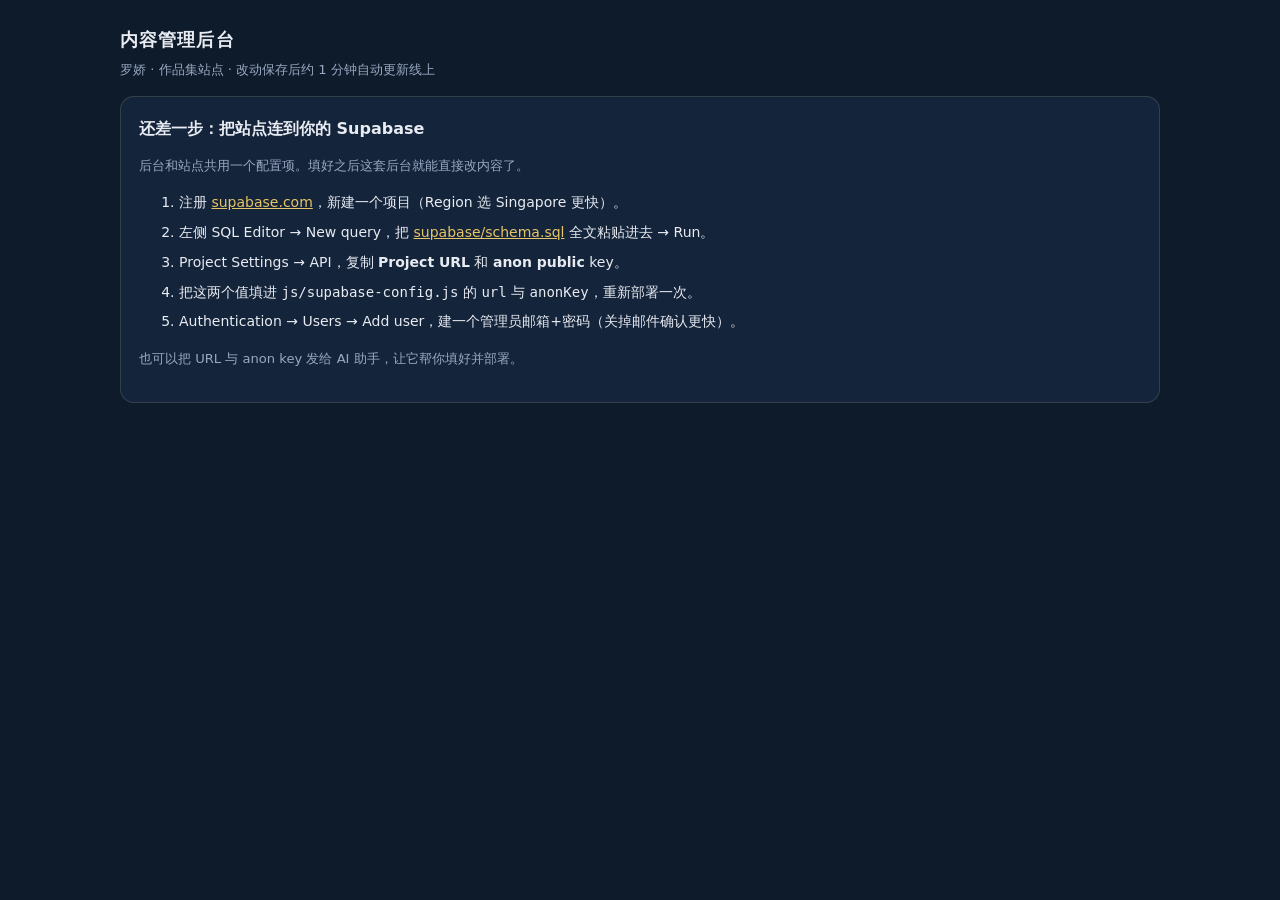
<file: admin.html>
<!DOCTYPE html>
<html lang="zh-CN">
<head>
<meta charset="UTF-8" />
<meta name="viewport" content="width=device-width, initial-scale=1" />
<title>内容管理后台 · 罗娇的作品集</title>
<meta name="robots" content="noindex,nofollow" />
<link rel="icon" href="data:image/svg+xml,%3Csvg xmlns='http://www.w3.org/2000/svg' viewBox='0 0 100 100'%3E%3Ccircle cx='50' cy='50' r='48' fill='%230d1b2a'/%3E%3Cpath d='M50 12 L56 44 L88 50 L56 56 L50 88 L44 56 L12 50 L44 44 Z' fill='%23f5e6c8'/%3E%3C/svg%3E" />
<style>
  :root{--bg:#0d1b2a;--panel:#14243a;--line:rgba(245,230,200,.14);--txt:#e8ebf2;--sub:#9aa8c2;--gold:#e6c468;--rose:#e8a0a8;--ok:#5bd2a0;--err:#f08a8a;}
  *{box-sizing:border-box;}
  body{margin:0;background:var(--bg);color:var(--txt);font-family:'PingFang SC','Microsoft YaHei',system-ui,sans-serif;font-size:14px;line-height:1.7;}
  a{color:var(--gold);}
  .wrap{max-width:1080px;margin:0 auto;padding:24px 20px 80px;}
  h1{font-size:1.15rem;letter-spacing:.06em;margin:0 0 4px;}
  .muted{color:var(--sub);font-size:.82rem;}
  .card{background:var(--panel);border:1px solid var(--line);border-radius:14px;padding:18px;margin:14px 0;}
  .row{display:flex;gap:10px;flex-wrap:wrap;align-items:center;}
  .grow{flex:1;min-width:220px;}
  label.f{display:block;margin:10px 0 4px;font-size:.8rem;color:var(--sub);letter-spacing:.04em;}
  input[type=text],input[type=email],input[type=password],input[type=url],textarea,select{
    width:100%;background:#0b1727;color:var(--txt);border:1px solid var(--line);border-radius:9px;
    padding:9px 11px;font:inherit;outline:none;
  }
  input:focus,textarea:focus,select:focus{border-color:rgba(230,196,104,.5);}
  textarea{resize:vertical;min-height:74px;line-height:1.85;}
  button{cursor:pointer;font:inherit;border-radius:9px;border:1px solid var(--line);background:#1b2e49;color:var(--txt);padding:8px 14px;transition:.15s;}
  button:hover{background:#22395a;}
  button.primary{background:linear-gradient(135deg,#e6c468,#d9a94e);color:#1a2333;border:0;font-weight:600;}
  button.ghost{background:transparent;}
  button.danger{color:var(--err);border-color:rgba(240,138,138,.35);}
  button.sm{padding:4px 9px;font-size:.76rem;border-radius:7px;}
  .tabs{display:flex;gap:8px;flex-wrap:wrap;margin:18px 0 4px;}
  .tabs button{padding:7px 14px;border-radius:999px;background:transparent;}
  .tabs button.on{background:rgba(230,196,104,.14);border-color:rgba(230,196,104,.4);color:var(--gold);}
  .item{border:1px solid var(--line);border-radius:12px;padding:14px;margin:12px 0;background:rgba(255,255,255,.02);}
  .item-head{display:flex;gap:8px;align-items:center;margin-bottom:8px;}
  .item-head b{font-size:.92rem;}
  .thumb{width:74px;height:46px;object-fit:cover;border-radius:6px;border:1px solid var(--line);background:#0b1727;}
  .grid{display:grid;grid-template-columns:repeat(auto-fill,minmax(120px,1fr));gap:10px;}
  .photo{position:relative;border:1px solid var(--line);border-radius:10px;overflow:hidden;}
  .photo img{width:100%;aspect-ratio:4/3;object-fit:cover;display:block;}
  .photo button{position:absolute;right:6px;top:6px;}
  .toast{position:fixed;left:50%;bottom:30px;transform:translateX(-50%) translateY(20px);background:#1d3a2c;border:1px solid rgba(91,210,160,.45);color:#c9f3e0;padding:10px 18px;border-radius:10px;opacity:0;pointer-events:none;transition:.25s;font-size:.86rem;}
  .toast.show{opacity:1;transform:translateX(-50%) translateY(0);}
  .toast.err{background:#3a2020;border-color:rgba(240,138,138,.5);color:#ffd7d7;}
  .steps li{margin:6px 0;}
  .hide{display:none !important;}
  .bar{position:sticky;bottom:0;background:linear-gradient(180deg,transparent,rgba(13,27,42,.92) 40%);padding:14px 0 6px;display:flex;gap:10px;justify-content:flex-end;}
  .pill{font-size:.74rem;color:var(--sub);border:1px solid var(--line);border-radius:999px;padding:3px 10px;}
</style>
</head>
<body>
<div class="wrap">
  <div class="row" style="justify-content:space-between">
    <div>
      <h1>内容管理后台</h1>
      <div class="muted">罗娇 · 作品集站点 · 改动保存后约 1 分钟自动更新线上</div>
    </div>
    <div class="row" id="topActions" style="display:none">
      <span class="pill" id="who"></span>
      <a class="pill" href="index.html" target="_blank" rel="noopener">打开站点 ↗</a>
      <button class="ghost sm" id="reloadBtn">重新载入</button>
      <button class="ghost sm" id="logoutBtn">退出</button>
    </div>
  </div>

  <!-- 未配置：安装说明 -->
  <section id="setup" class="card hide">
    <h2 style="font-size:1rem;margin:0 0 6px">还差一步：把站点连到你的 Supabase</h2>
    <p class="muted">后台和站点共用一个配置项。填好之后这套后台就能直接改内容了。</p>
    <ol class="steps">
      <li>注册 <a href="https://supabase.com" target="_blank" rel="noopener">supabase.com</a>，新建一个项目（Region 选 Singapore 更快）。</li>
      <li>左侧 SQL Editor → New query，把 <a href="supabase/schema.sql" target="_blank">supabase/schema.sql</a> 全文粘贴进去 → Run。</li>
      <li>Project Settings → API，复制 <b>Project URL</b> 和 <b>anon public</b> key。</li>
      <li>把这两个值填进 <code>js/supabase-config.js</code> 的 <code>url</code> 与 <code>anonKey</code>，重新部署一次。</li>
      <li>Authentication → Users → Add user，建一个管理员邮箱+密码（关掉邮件确认更快）。</li>
    </ol>
    <p class="muted">也可以把 URL 与 anon key 发给 AI 助手，让它帮你填好并部署。</p>
  </section>

  <!-- 登录 -->
  <section id="login" class="card hide" style="max-width:420px">
    <h2 style="font-size:1rem;margin:0 0 8px">管理员登录</h2>
    <label class="f">邮箱</label>
    <input type="email" id="email" autocomplete="username" placeholder="you@example.com" />
    <label class="f">密码</label>
    <input type="password" id="pwd" autocomplete="current-password" />
    <div class="row" style="margin-top:14px">
      <button class="primary" id="loginBtn">登录</button>
      <span class="muted" id="loginMsg"></span>
    </div>
  </section>

  <!-- 编辑器 -->
  <section id="app" class="hide">
    <div class="tabs" id="tabs">
      <button data-tab="about" class="on">自我介绍 / 关于我</button>
      <button data-tab="works">作品星球</button>
      <button data-tab="media">爱好与生活碎片</button>
      <button data-tab="skills">技能与标签</button>
    </div>
    <div id="panel" class="card"></div>
    <div class="bar">
      <span class="muted" id="saveState" style="margin-right:auto;align-self:center"></span>
      <button class="ghost" id="exportBtn">导出 data.js</button>
      <button class="primary" id="saveBtn">保存到线上</button>
    </div>
  </section>
</div>

<div class="toast" id="toast"></div>

<script src="data.js"></script>
<script src="js/supabase-config.js"></script>
<script>
(function(){
'use strict';
var CFG = window.SUPABASE_CONFIG || {}, BUCKET = CFG.bucket || 'media';
var sb = null, dirty = false, tab = 'about';
var toastEl = document.getElementById('toast');

function toast(msg, isErr){
  toastEl.textContent = msg;
  toastEl.className = 'toast show' + (isErr ? ' err' : '');
  clearTimeout(toast._t);
  toast._t = setTimeout(function(){ toastEl.className = 'toast'; }, 3200);
}
function esc(s){ return (s == null ? '' : String(s)).replace(/&/g,'&amp;').replace(/</g,'&lt;').replace(/>/g,'&gt;').replace(/"/g,'&quot;'); }
function clone(v){ return JSON.parse(JSON.stringify(v)); }
function get(obj, path){ return path.split('.').reduce(function(o,k){ return o ? o[k] : undefined; }, obj); }
function set(obj, path, val){
  var keys = path.split('.'), cur = obj;
  for (var i=0;i<keys.length-1;i++){ var k=keys[i]; if (!cur[k] || typeof cur[k] !== 'object'){ cur[k] = /^\d+$/.test(keys[i+1]) ? [] : {}; } cur = cur[k]; }
  cur[keys[keys.length-1]] = val;
}

/* 后台只维护这几块；其余内容保持 data.js 原样 */
var D0 = window.SITE_DATA;
var draft = {
  home:   { slogan: D0.home.slogan, tags: D0.home.tags.slice() },
  about:  { quote: D0.about.quote, facts: clone(D0.about.facts), intro: D0.about.intro.slice(),
            hobbies: clone(D0.about.hobbies), moments: { photos: D0.about.moments.photos.slice() } },
  skills: { quote: D0.skills.quote, note: D0.skills.note.slice(), dimensions: clone(D0.skills.dimensions) },
  works:  { quote: D0.works.quote, list: clone(D0.works.list) }
};

function markDirty(){ dirty = true; document.getElementById('saveState').textContent = '有未保存的修改'; }
function markClean(){ dirty = false; document.getElementById('saveState').textContent = '已与线上一致'; }

/* —— 渲染各面板 —— */
function field(label, path, value, opts){
  opts = opts || {};
  var tag = opts.multiline ? '<textarea data-path="' + path + '">' + esc(value) + '</textarea>'
    : '<input type="text" data-path="' + path + '" value="' + esc(value) + '"' +
      (opts.list ? ' data-list="1"' : '') + (opts.ph ? ' placeholder="' + esc(opts.ph) + '"' : '') + ' />';
  return '<label class="f">' + label + '</label>' + tag;
}

function renderAbout(){
  var html = '<h3 style="margin-top:0">首页口号与班级标签</h3>' +
    field('首页口号', 'home.slogan', draft.home.slogan, {multiline:true}) +
    field('班级标签（多个用逗号分隔）', 'home.tags', draft.home.tags.join('，'), {list:true}) +
    '<h3>自我介绍（每段一个文本框，可增删）</h3>' +
    field('转场引语', 'about.quote', draft.about.quote, {multiline:true}) +
    '<div id="introList">';
  draft.about.intro.forEach(function(p, i){
    html += '<div class="item"><div class="item-head"><b>第 ' + (i+1) + ' 段</b>' +
      '<button class="sm danger" data-del-intro="' + i + '">删除</button></div>' +
      '<textarea data-path="about.intro.' + i + '">' + esc(p) + '</textarea></div>';
  });
  html += '</div><div class="row"><button data-add-intro="1" class="sm">+ 增加一段</button></div>' +
    '<h3>个人信息（明信片 01）</h3><div id="factsList">';
  draft.about.facts.forEach(function(f, i){
    html += '<div class="row" style="margin:6px 0"><input type="text" style="flex:0 0 130px" data-path="about.facts.' + i + '.k" value="' + esc(f.k) + '" />' +
      '<input type="text" class="grow" data-path="about.facts.' + i + '.v" value="' + esc(f.v) + '" />' +
      '<button class="sm danger" data-del-fact="' + i + '">删除</button></div>';
  });
  html += '</div><div class="row"><button data-add-fact="1" class="sm">+ 增加一项</button></div>';
  document.getElementById('panel').innerHTML = html;
}

function renderWorks(){
  var html = '<div class="row" style="justify-content:space-between;align-items:flex-start">' +
    '<div style="flex:1;min-width:260px">' + field('作品星球引语', 'works.quote', draft.works.quote, {multiline:true}) + '</div>' +
    '<button class="sm" data-add-work="1" style="margin-top:28px">+ 新作品</button></div>';
  draft.works.list.forEach(function(w, i){
    html += '<div class="item">' +
      '<div class="item-head"><img class="thumb" src="' + esc(w.cover || '') + '" alt="" onerror="this.style.opacity=.25" />' +
        '<b>' + esc(w.no) + ' · ' + esc(w.name) + '</b>' +
        '<span style="margin-left:auto" class="muted">#' + esc(w.id) + '</span>' +
        '<button class="sm ghost" data-move-work="' + i + ':-1">↑</button>' +
        '<button class="sm ghost" data-move-work="' + i + ':1">↓</button>' +
        '<button class="sm danger" data-del-work="' + i + '">删除</button></div>' +
      '<div class="row">' +
        '<div style="flex:0 0 90px">' + field('编号', 'works.list.' + i + '.no', w.no) + '</div>' +
        '<div class="grow">' + field('名称', 'works.list.' + i + '.name', w.name) + '</div>' +
        '<div style="flex:0 0 120px">' + field('状态', 'works.list.' + i + '.status', w.status) + '</div>' +
        '<div style="flex:0 0 120px">' + field('锚点 id', 'works.list.' + i + '.id', w.id, {ph:'英文短名'}) + '</div>' +
      '</div>' +
      field('一句话简介（信封里显示）', 'works.list.' + i + '.brief', w.brief, {multiline:true}) +
      field('标签（逗号分隔）', 'works.list.' + i + '.tags', w.tags.join('，'), {list:true}) +
      '<label class="f">在线链接（可留空）</label><input type="text" data-path="works.list.' + i + '.link" value="' + esc(w.link || '') + '" />' +
      '<label class="f">封面图</label><div class="row"><input type="text" class="grow" data-path="works.list.' + i + '.cover" value="' + esc(w.cover || '') + '" />' +
        '<button class="sm" data-upload="works.list.' + i + '.cover">上传图片</button></div>' +
      '<h4 style="margin:16px 0 4px;font-size:.9rem">详情页文案</h4>' +
      field('一句话概述', 'works.list.' + i + '.detail.oneliner', w.detail.oneliner, {multiline:true}) +
      field('为什么做', 'works.list.' + i + '.detail.why', w.detail.why, {multiline:true}) +
      field('我做了什么 / 过程', 'works.list.' + i + '.detail.role', w.detail.role, {multiline:true}) +
      '<div class="row">' +
        '<div class="grow">' + field('技术栈', 'works.list.' + i + '.detail.stack', w.detail.stack) + '</div>' +
      '</div>' +
      field('复盘与收获', 'works.list.' + i + '.detail.retro', w.detail.retro, {multiline:true}) +
      '</div>';
  });
  document.getElementById('panel').innerHTML = html;
}

function renderMedia(){
  var html = '<h3 style="margin-top:0">我的爱好（明信片 02）</h3>';
  draft.about.hobbies.forEach(function(h, i){
    html += '<div class="item"><div class="row">' +
      '<img class="thumb" src="' + esc(h.img || '') + '" alt="" onerror="this.style.opacity=.25" />' +
      '<input type="text" style="flex:0 0 140px" data-path="about.hobbies.' + i + '.name" value="' + esc(h.name) + '" />' +
      '<select style="flex:0 0 140px" data-path="about.hobbies.' + i + '.icon">' +
        ['pot','tile','abstract'].map(function(k){ return '<option value="' + k + '"' + (h.icon===k?' selected':'') + '>' + k + '</option>'; }).join('') +
      '</select>' +
      '<input type="text" class="grow" data-path="about.hobbies.' + i + '.img" value="' + esc(h.img || '') + '" />' +
      '<button class="sm" data-upload="about.hobbies.' + i + '.img">上传</button>' +
      '<button class="sm danger" data-del-hobby="' + i + '">删除</button>' +
    '</div></div>';
  });
  html += '<div class="row"><button class="sm" data-add-hobby="1">+ 增加爱好</button></div>';
  html += '<h3>生活碎片（明信片 03）</h3><div class="grid">';
  draft.about.moments.photos.forEach(function(src, i){
    html += '<div class="photo"><img src="' + esc(src) + '" alt="" />' +
      '<button class="sm danger" data-del-photo="' + i + '">×</button></div>';
  });
  html += '</div><div class="row" style="margin-top:12px">' +
    '<label class="sm" style="cursor:pointer;border:1px solid var(--line);border-radius:7px;padding:4px 9px">+ 上传照片' +
    '<input type="file" accept="image/*" id="photoUp" multiple style="display:none" /></label>' +
    '<span class="muted">支持多选，上传后自动插入</span></div>';
  document.getElementById('panel').innerHTML = html;
}

function renderSkills(){
  var html = '<h3 style="margin-top:0">能力星球</h3>' +
    field('转场引语', 'skills.quote', draft.skills.quote, {multiline:true}) +
    '<label class="f">便签正文（一行一句）</label>' +
    '<textarea data-path="skills.note" data-array="line">' + esc(draft.skills.note.join('\n')) + '</textarea>' +
    '<h3>能力星图的五个角</h3>';
  draft.skills.dimensions.forEach(function(d, i){
    html += '<div class="item"><div class="item-head"><b>' + esc(d.no) + '</b>' +
      '<span class="muted">' + esc(d.name) + '</span></div>' +
      '<div class="row"><div style="flex:0 0 80px">' + field('序号', 'skills.dimensions.' + i + '.no', d.no) + '</div>' +
      '<div class="grow">' + field('小标题', 'skills.dimensions.' + i + '.name', d.name) + '</div></div>' +
      '<label class="f">正文</label><textarea data-path="skills.dimensions.' + i + '.text">' + esc(d.text) + '</textarea></div>';
  });
  document.getElementById('panel').innerHTML = html;
}

function render(){
  if (tab === 'about') renderAbout();
  else if (tab === 'works') renderWorks();
  else if (tab === 'media') renderMedia();
  else renderSkills();
  Array.prototype.forEach.call(document.querySelectorAll('#tabs button'), function(b){
    b.classList.toggle('on', b.dataset.tab === tab);
  });
}

/* —— 输入绑定 —— */
document.getElementById('panel').addEventListener('input', function(e){
  var t = e.target, path = t.dataset.path;
  if (!path) return;
  var val = t.value;
  if (t.dataset.list) val = val.split(/[,，、]/).map(function(s){ return s.trim(); }).filter(Boolean);
  else if (t.dataset.array === 'line') val = val.split('\n').map(function(s){ return s.trim(); }).filter(Boolean);
  set(draft, path, val);
  markDirty();
});
document.getElementById('panel').addEventListener('change', function(e){
  if (e.target.tagName === 'SELECT' && e.target.dataset.path){ set(draft, e.target.dataset.path, e.target.value); markDirty(); }
});

/* —— 增删按钮 —— */
document.getElementById('panel').addEventListener('click', function(e){
  var b = e.target.closest('button'); if (!b) return;
  var d = b.dataset;
  if (d.delIntro != null){ draft.about.intro.splice(+d.delIntro, 1); renderAbout(); markDirty(); }
  if (d.addIntro){ draft.about.intro.push(''); renderAbout(); markDirty(); }
  if (d.delFact != null){ draft.about.facts.splice(+d.delFact, 1); renderAbout(); markDirty(); }
  if (d.addFact){ draft.about.facts.push({k:'', v:''}); renderAbout(); markDirty(); }
  if (d.addWork){
    draft.works.list.push({
      id: 'work-' + Date.now().toString(36), no: String(draft.works.list.length + 1).padStart(2, '0'),
      name: '新作品', brief: '', tags: [], status: '已完成', cover: '', link: '',
      detail: { oneliner:'', why:'', role:'', stack:'', shots:[], retro:'' }
    });
    renderWorks(); markDirty();
  }
  if (d.delWork != null){
    if (confirm('确定删除《' + draft.works.list[+d.delWork].name + '》？保存后线上也会消失。')) {
      draft.works.list.splice(+d.delWork, 1); renderWorks(); markDirty();
    }
  }
  if (d.moveWork){
    var parts = d.moveWork.split(':'), i = +parts[0], dir = +parts[1], j = i + dir;
    if (j >= 0 && j < draft.works.list.length){
      var tmp = draft.works.list[i]; draft.works.list[i] = draft.works.list[j]; draft.works.list[j] = tmp;
      renderWorks(); markDirty();
    }
  }
  if (d.addHobby){ draft.about.hobbies.push({name:'新爱好', icon:'pot', img:''}); renderMedia(); markDirty(); }
  if (d.delHobby != null){ draft.about.hobbies.splice(+d.delHobby, 1); renderMedia(); markDirty(); }
  if (d.delPhoto != null){ draft.about.moments.photos.splice(+d.delPhoto, 1); renderMedia(); markDirty(); }
  if (d.upload){ pickImage(d.upload); }
});

/* —— 图片上传 —— */
function pickImage(path){
  var inp = document.createElement('input');
  inp.type = 'file'; inp.accept = 'image/*';
  inp.onchange = async function(){
    var f = inp.files[0]; if (!f) return;
    try {
      toast('图片上传中…');
      var url = await upload(f, path.indexOf('works') === 0 ? 'works' : 'about');
      set(draft, path, url); render(); markDirty(); toast('图片已上传并写入');
    } catch (err){ toast('上传失败：' + (err.message || err), true); }
  };
  inp.click();
}
document.getElementById('panel').addEventListener('change', async function(e){
  if (e.target.id !== 'photoUp') return;
  var files = Array.prototype.slice.call(e.target.files || []);
  if (!files.length) return;
  try {
    toast('正在上传 ' + files.length + ' 张照片…');
    for (var i = 0; i < files.length; i++){
      var url = await upload(files[i], 'moments');
      draft.about.moments.photos.push(url);
    }
    renderMedia(); markDirty(); toast('照片已加入，记得点保存');
  } catch (err){ toast('上传失败：' + (err.message || err), true); }
});

async function upload(file, prefix){
  var ext = (file.name.split('.').pop() || 'webp').toLowerCase().replace(/[^a-z0-9]/g,'') || 'webp';
  var path = prefix + '/' + Date.now().toString(36) + '-' + Math.random().toString(36).slice(2, 7) + '.' + ext;
  var res = await sb.storage.from(BUCKET).upload(path, file, { cacheControl: '31536000', upsert: false, contentType: file.type || 'image/webp' });
  if (res.error) throw res.error;
  return sb.storage.from(BUCKET).getPublicUrl(path).data.publicUrl;
}

/* —— 保存 / 导出 —— */
async function save(){
  if (!sb) return;
  var btn = document.getElementById('saveBtn');
  btn.disabled = true; btn.textContent = '保存中…';
  try {
    var payload = clone(draft);
    payload.version = 2;
    payload.updatedAt = new Date().toISOString();
    var res = await sb.from('site_content').upsert({ id: 'main', payload: payload, updated_at: new Date().toISOString() }, { onConflict: 'id' });
    if (res.error) throw res.error;
    markClean();
    toast('已保存 ✓ 线上约 1 分钟后更新');
  } catch (err){
    toast('保存失败：' + (err.message || err), true);
  } finally {
    btn.disabled = false; btn.textContent = '保存到线上';
  }
}

function exportDataJs(){
  var payload = clone(draft);
  var content = '/* 由后台导出的内容，可替换 data.js 中对应字段 */\nwindow.SITE_REMOTE_PAYLOAD = ' + JSON.stringify(payload, null, 2) + ';\n';
  var blob = new Blob([content], { type: 'text/javascript;charset=utf-8' });
  var a = document.createElement('a');
  a.href = URL.createObjectURL(blob); a.download = 'content-payload.js'; a.click();
  setTimeout(function(){ URL.revokeObjectURL(a.href); }, 2000);
}

/* —— 启动 / 登录 —— */
function show(id){ ['setup','login','app'].forEach(function(k){ document.getElementById(k).classList.toggle('hide', k !== id); }); }

async function boot(){
  if (!CFG.url || !CFG.anonKey){ show('setup'); return; }
  var mod = await import('https://cdn.jsdelivr.net/npm/@supabase/supabase-js@2/+esm');
  sb = mod.createClient(CFG.url, CFG.anonKey);
  var s = await sb.auth.getSession();
  if (s.data && s.data.session){ await onLoggedIn(s.data.session); } else { show('login'); }
}

async function onLoggedIn(session){
  document.getElementById('who').textContent = session.user.email || '已登录';
  document.getElementById('topActions').style.display = 'flex';
  show('app');
  await loadRemote();
  render();
  markClean();
}

async function loadRemote(){
  var res = await sb.from('site_content').select('payload').eq('id','main').maybeSingle();
  if (res.error) { toast('读取线上内容失败：' + res.error.message, true); return; }
  var p = res.data && res.data.payload;
  if (!p) return;
  ['home','about','skills','works'].forEach(function(k){
    if (p[k]) mergeInto(draft[k], p[k]);
  });
}
function mergeInto(dst, src){
  Object.keys(src).forEach(function(k){
    if (src[k] && typeof src[k] === 'object' && !Array.isArray(src[k]) && dst[k] && typeof dst[k] === 'object' && !Array.isArray(dst[k])) mergeInto(dst[k], src[k]);
    else dst[k] = clone(src[k]);
  });
  return dst;
}

document.getElementById('loginBtn').addEventListener('click', async function(){
  var email = document.getElementById('email').value.trim();
  var pwd = document.getElementById('pwd').value;
  var msg = document.getElementById('loginMsg');
  msg.textContent = '登录中…';
  var res = await sb.auth.signInWithPassword({ email: email, password: pwd });
  if (res.error){ msg.textContent = '登录失败：' + res.error.message; return; }
  msg.textContent = '';
  await onLoggedIn(res.data.session);
});
document.getElementById('pwd').addEventListener('keydown', function(e){ if (e.key === 'Enter') document.getElementById('loginBtn').click(); });
document.getElementById('logoutBtn').addEventListener('click', async function(){ await sb.auth.signOut(); location.reload(); });
document.getElementById('saveBtn').addEventListener('click', save);
document.getElementById('exportBtn').addEventListener('click', exportDataJs);
document.getElementById('reloadBtn').addEventListener('click', async function(){
  if (dirty && !confirm('重新载入会丢弃未保存的修改，继续？')) return;
  await loadRemote(); render(); markClean();
});
document.getElementById('tabs').addEventListener('click', function(e){
  var b = e.target.closest('button'); if (!b) return;
  tab = b.dataset.tab; render();
});
window.addEventListener('beforeunload', function(e){ if (dirty){ e.preventDefault(); e.returnValue = ''; } });

boot().catch(function(err){ toast('初始化失败：' + (err.message || err), true); show('login'); });
})();
</script>
</body>
</html>
</file>
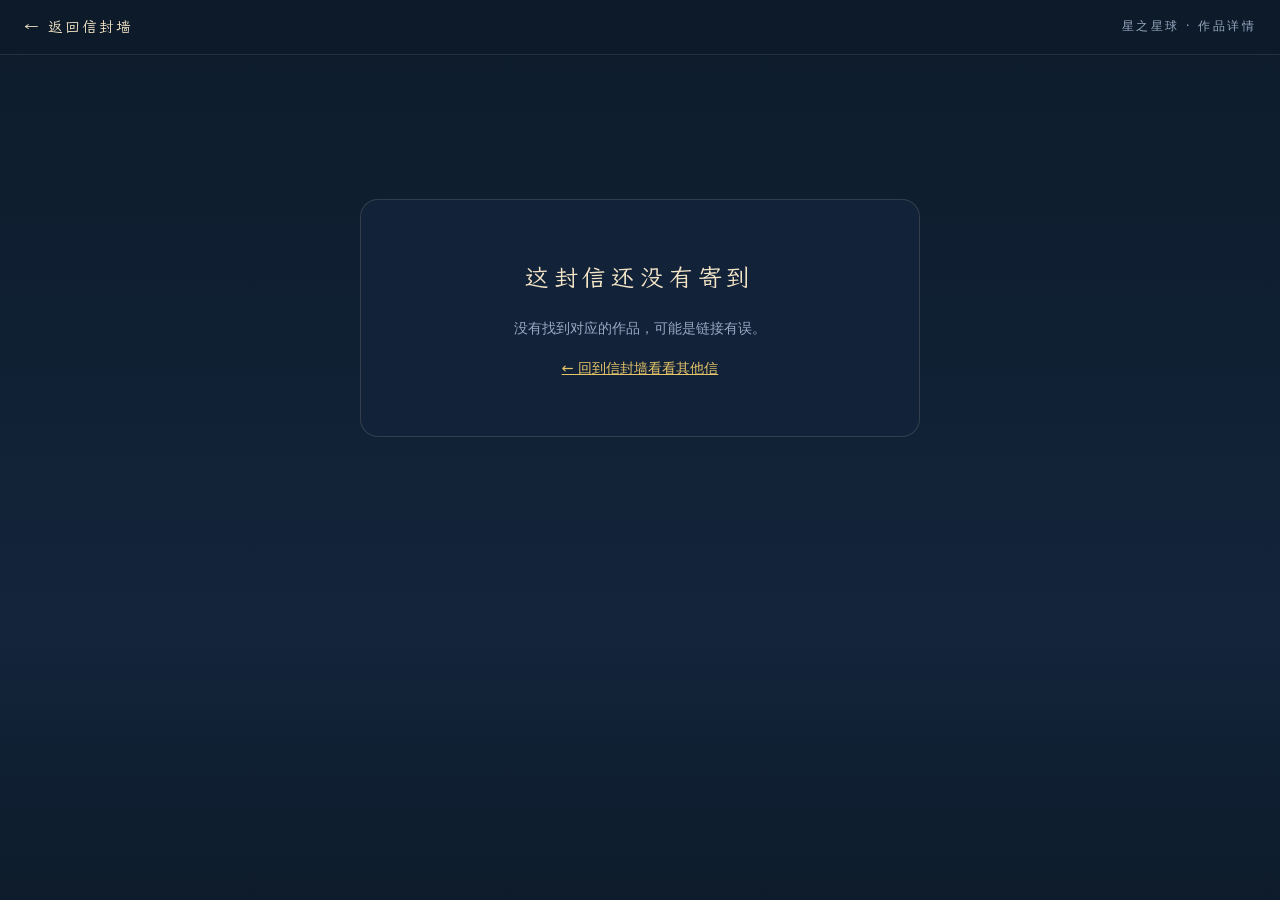
<file: project.html>
<!DOCTYPE html>
<html lang="zh-CN">
<head>
<meta charset="UTF-8" />
<meta name="viewport" content="width=device-width, initial-scale=1, viewport-fit=cover" />
<title>作品详情 · 罗娇的星之星球</title>
<meta name="description" content="罗娇个人作品集 · 作品详情页" />
<link rel="icon" href="data:image/svg+xml,%3Csvg xmlns='http://www.w3.org/2000/svg' viewBox='0 0 100 100'%3E%3Ccircle cx='50' cy='50' r='48' fill='%230d1b2a'/%3E%3Cpath d='M50 12 L56 44 L88 50 L56 56 L50 88 L44 56 L12 50 L44 44 Z' fill='%23f5e6c8'/%3E%3C/svg%3E" />
<link rel="preload" href="fonts/lxgwwenkai-subset.woff2" as="font" type="font/woff2" crossorigin />
<link rel="preload" href="fonts/lxgwwenkai-latin-subset.woff2" as="font" type="font/woff2" crossorigin />
<link rel="preload" href="fonts/cinzel-decorative-subset.woff2" as="font" type="font/woff2" crossorigin />
<style>
@font-face{
  font-family:'LXGW WenKai';
  src:url('fonts/lxgwwenkai-subset.woff2') format('woff2');
  font-weight:400;font-display:swap;
}
@font-face{
  font-family:'LXGW WenKai';
  src:url('fonts/lxgwwenkai-latin-subset.woff2') format('woff2');
  font-weight:400;font-display:swap;
  unicode-range:U+0020-007E;
}
@font-face{
  font-family:'Cinzel Decorative';
  src:url('fonts/cinzel-decorative-subset.woff2') format('woff2');
  font-weight:400;font-display:swap;
}
:root{
  --navy-0:#0d1b2a;--navy-1:#13243b;--star:#f5e6c8;
  --paper:#f5ecd7;--paper-2:#faf4e6;
  --rose:#e8a0a8;--wheat:#e6c468;
  --ink-on-dark:#e8ebf2;--ink-on-paper:#1c2b40;--muted:#9aa8c2;
  --kai:'LXGW WenKai','Songti SC','STSong',serif;
  --deco:'Cinzel Decorative','Georgia',serif;
  --sans:'PingFang SC','Microsoft YaHei',system-ui,sans-serif;
  --ease:cubic-bezier(.2,.8,.3,1);
}
*,*::before,*::after{box-sizing:border-box;}
html,body{margin:0;overflow-x:clip;}
body{
  background:linear-gradient(180deg,var(--navy-0),var(--navy-1) 70%,var(--navy-0));
  color:var(--ink-on-dark);font-family:var(--sans);font-size:16px;line-height:1.8;
  min-height:100vh;-webkit-font-smoothing:antialiased;
}
a{color:inherit;}
:focus-visible{outline:2px solid var(--wheat);outline-offset:3px;border-radius:4px;}

.topbar{
  position:sticky;top:0;z-index:10;
  display:flex;justify-content:space-between;align-items:center;
  padding:14px 24px;
  background:rgba(13,27,42,.82);backdrop-filter:blur(12px);
  border-bottom:1px solid rgba(245,230,200,.10);
}
.back-link{
  font-family:var(--kai);font-size:.92rem;letter-spacing:.14em;
  color:var(--star);text-decoration:none;
}
.back-link:hover{color:var(--wheat);}
.topbar .crumb{font-size:.76rem;letter-spacing:.2em;color:var(--muted);}

.paper{
  max-width:820px;margin:48px auto 80px;padding:0 22px;
}
.paper-inner{
  background:linear-gradient(165deg,var(--paper-2),var(--paper) 60%,#efe2c6);
  color:var(--ink-on-paper);border-radius:20px;
  box-shadow:0 24px 60px rgba(4,10,24,.55);
  padding:clamp(28px,6vw,56px);
  position:relative;
}
/* 信纸顶部的蜡封点缀，呼应信封墙 */
.paper-inner::before{
  content:'L';position:absolute;top:-22px;left:50%;transform:translateX(-50%);
  width:48px;height:48px;border-radius:50%;
  display:flex;align-items:center;justify-content:center;
  background:radial-gradient(circle at 34% 30%,#f0b6bc,var(--rose) 55%,#c77f88);
  color:#fff3f4;font-family:var(--kai);font-size:1.2rem;
  box-shadow:0 4px 12px rgba(120,60,66,.5),inset 0 0 0 3px rgba(255,255,255,.16);
}
.p-no{
  font-family:var(--deco);font-size:.9rem;letter-spacing:.3em;color:#8a7448;
  margin:6px 0 4px;
}
.p-name{
  font-family:var(--kai);font-weight:400;font-size:clamp(1.9rem,5.4vw,2.6rem);
  letter-spacing:.14em;margin:0 0 6px;
}
.p-status{
  display:inline-block;font-size:.72rem;letter-spacing:.16em;border-radius:999px;
  padding:3px 13px;border:1px solid rgba(160,120,40,.5);
  color:#8a6a1f;background:rgba(230,196,104,.22);margin-bottom:8px;
}
.p-oneliner{
  font-family:var(--kai);font-size:1.06rem;letter-spacing:.06em;
  color:#3a4a64;border-bottom:1px dashed rgba(28,43,64,.25);
  padding-bottom:18px;margin:12px 0 26px;
}
.p-sec{margin-bottom:30px;}
.p-sec h2{
  font-family:var(--kai);font-weight:400;font-size:1.14rem;letter-spacing:.2em;
  color:#7a5a20;margin:0 0 10px;display:flex;align-items:center;gap:10px;
}
.p-sec h2::before{content:'✦';color:var(--rose);font-size:.85em;}
.p-sec p{margin:0;font-size:.95rem;line-height:1.9;color:#2c3a52;}
.p-stack{display:flex;gap:8px;flex-wrap:wrap;}
.p-stack span{
  font-size:.78rem;padding:3px 13px;border-radius:999px;
  background:rgba(28,43,64,.08);border:1px solid rgba(28,43,64,.12);color:#41506a;
}
/* 截图占位：预留图片位，不编造 */
.p-shots{display:grid;grid-template-columns:repeat(auto-fit,minmax(220px,1fr));gap:14px;}
.shot-ph{
  aspect-ratio:16/10;border-radius:12px;border:2px dashed rgba(28,43,64,.28);
  display:flex;align-items:center;justify-content:center;flex-direction:column;gap:6px;
  color:#7a8aa5;font-size:.78rem;letter-spacing:.14em;background:rgba(28,43,64,.04);
}
.shot-ph svg{opacity:.6;}
.p-retro{
  background:rgba(230,196,104,.14);border-left:3px solid var(--wheat);
  border-radius:0 12px 12px 0;padding:16px 20px;
}
.p-retro h2{margin-bottom:6px;}
.p-actions{margin-top:34px;display:flex;gap:14px;flex-wrap:wrap;}
.p-btn{
  font-family:var(--kai);font-size:.92rem;letter-spacing:.16em;text-decoration:none;
  padding:10px 26px;border-radius:999px;
  transition:transform .3s var(--ease),box-shadow .3s var(--ease);
}
.p-btn:hover{transform:translateY(-2px);}
.p-btn.primary{background:var(--ink-on-paper);color:var(--paper-2);}
.p-btn.ghost{border:1px dashed rgba(28,43,64,.4);color:#5a6a84;cursor:default;}
.missing{
  max-width:560px;margin:16vh auto;padding:40px 30px;text-align:center;
  background:rgba(19,36,59,.8);border-radius:18px;border:1px solid rgba(245,230,200,.14);
}
.missing h1{font-family:var(--kai);font-weight:400;letter-spacing:.2em;font-size:1.5rem;color:var(--star);}
.missing p{font-size:.9rem;color:var(--muted);}
.missing a{color:var(--wheat);}
@media (prefers-reduced-motion:reduce){*{animation:none !important;transition:none !important;}}
</style>
</head>
<body>
<header class="topbar">
  <a class="back-link" href="index.html#works">← 返回信封墙</a>
  <span class="crumb">星之星球 · 作品详情</span>
</header>

<main class="paper" id="paper" hidden>
  <article class="paper-inner">
    <p class="p-no" id="pNo"></p>
    <h1 class="p-name" id="pName"></h1>
    <span class="p-status" id="pStatus"></span>
    <p class="p-oneliner" id="pOneliner"></p>

    <section class="p-sec"><h2>为什么做</h2><p id="pWhy"></p></section>
    <section class="p-sec"><h2>我做了什么</h2><p id="pRole"></p></section>
    <section class="p-sec"><h2>技术栈</h2><div class="p-stack" id="pStack"></div></section>
    <section class="p-sec">
      <h2>截图 / 动图</h2>
      <div class="p-shots" id="pShots"></div>
    </section>
    <section class="p-sec p-retro"><h2>复盘</h2><p id="pRetro"></p></section>

    <div class="p-actions" id="pActions"></div>
  </article>
</main>

<div class="missing" id="missing" hidden>
  <h1>这封信还没有寄到</h1>
  <p>没有找到对应的作品，可能是链接有误。</p>
  <p><a href="index.html#works">← 回到信封墙看看其他信</a></p>
</div>

<script src="data.js"></script>
<script src="js/supabase-config.js"></script>
<script src="js/content-bridge.js"></script>
<script>
window.__contentReady.then(function(){
(function(){
'use strict';
// 子作品页统一模板：从 data.js 取数，地址栏 ?id= 决定展示哪个作品
var params = new URLSearchParams(location.search);
var id = params.get('id');
var work = null;
(window.SITE_DATA.works.list || []).forEach(function(w){ if (w.id === id) work = w; });

var missing = document.getElementById('missing');
var paper = document.getElementById('paper');

// 404 降级：未知 id 不白屏，给出返回入口
if (!work) {
  missing.hidden = false;
  document.title = '未找到作品 · 罗娇的星之星球';
  return;
}

var d = work.detail || {};
document.title = work.name + ' · 罗娇的星之星球';
document.getElementById('pNo').textContent = 'LETTER · ' + work.no;
document.getElementById('pName').textContent = work.name;
document.getElementById('pStatus').textContent = work.status;
document.getElementById('pOneliner').textContent = d.oneliner || '【待填】';
document.getElementById('pWhy').textContent = d.why || '【待填】';
document.getElementById('pRole').textContent = d.role || '【待填】';
document.getElementById('pRetro').textContent = d.retro || '【待填】';

// 技术栈：按 · 或 / 拆成小胶囊
var stackText = d.stack || '【待填】';
document.getElementById('pStack').innerHTML = stackText.split(/[·\/]/).map(function(s){
  return '<span>' + s.trim() + '</span>';
}).join('');

// 截图：有图放图，没图放占位（不编造）
var shots = d.shots || [];
var shotsBox = document.getElementById('pShots');
if (shots.length) {
  shotsBox.innerHTML = shots.map(function(src, i){
    return '<img src="' + src + '" alt="' + work.name + ' 界面截图 ' + (i + 1) + '" style="border-radius:12px;" />';
  }).join('');
} else {
  shotsBox.innerHTML =
    '<div class="shot-ph"><svg width="26" height="26" viewBox="0 0 24 24" fill="none" stroke="#7a8aa5" stroke-width="1.4"><rect x="3" y="5" width="18" height="14" rx="2"/><circle cx="9" cy="10" r="1.6"/><path d="M3 17l5-4 4 3 4-4 5 5"/></svg>截图【待填】</div>' +
    '<div class="shot-ph"><svg width="26" height="26" viewBox="0 0 24 24" fill="none" stroke="#7a8aa5" stroke-width="1.4"><rect x="3" y="5" width="18" height="14" rx="2"/><path d="M10 9l5 3-5 3z"/></svg>动图【待填】</div>';
}

// 行动按钮：有正式链接才放可点按钮，否则「部署中」占位，避免死链
var actions = document.getElementById('pActions');
if (work.link) {
  actions.innerHTML = '<a class="p-btn primary" href="' + work.link + '" target="_blank" rel="noopener">访问在线作品 →</a>';
} else {
  actions.innerHTML = '<span class="p-btn ghost" aria-disabled="true">部署中，敬请期待</span>';
}
paper.hidden = false;
})();
});
</script>
</body>
</html>
</file>
<file: works/md-notes/assets/index-DgSlIR-x.css>
/*! tailwindcss v4.3.5 | MIT License | https://tailwindcss.com */
@layer properties{@supports (((-webkit-hyphens:none)) and (not (margin-trim:block))) or ((-moz-orient:inline) and (not (color:rgb(from red r g b)))){*,:before,:after,::backdrop{--tw-translate-x:0;--tw-translate-y:0;--tw-translate-z:0;--tw-rotate-x:initial;--tw-rotate-y:initial;--tw-rotate-z:initial;--tw-skew-x:initial;--tw-skew-y:initial;--tw-border-style:solid;--tw-font-weight:initial;--tw-shadow:0 0 #0000;--tw-shadow-color:initial;--tw-shadow-alpha:100%;--tw-inset-shadow:0 0 #0000;--tw-inset-shadow-color:initial;--tw-inset-shadow-alpha:100%;--tw-ring-color:initial;--tw-ring-shadow:0 0 #0000;--tw-inset-ring-color:initial;--tw-inset-ring-shadow:0 0 #0000;--tw-ring-inset:initial;--tw-ring-offset-width:0px;--tw-ring-offset-color:#fff;--tw-ring-offset-shadow:0 0 #0000;--tw-blur:initial;--tw-brightness:initial;--tw-contrast:initial;--tw-grayscale:initial;--tw-hue-rotate:initial;--tw-invert:initial;--tw-opacity:initial;--tw-saturate:initial;--tw-sepia:initial;--tw-drop-shadow:initial;--tw-drop-shadow-color:initial;--tw-drop-shadow-alpha:100%;--tw-drop-shadow-size:initial;--tw-duration:initial}}}@layer theme{:root,:host{--font-sans:-apple-system, BlinkMacSystemFont, "Segoe UI", Roboto, "Helvetica Neue", "Noto Sans", Arial, sans-serif, "Apple Color Emoji", "Segoe UI Emoji", "Segoe UI Symbol", "Noto Color Emoji";--font-mono:ui-monospace, SFMono-Regular, Menlo, Monaco, Consolas, "Liberation Mono", "Courier New", monospace;--color-amber-50:oklch(98.7% .022 95.277);--color-amber-700:oklch(55.5% .163 48.998);--color-green-50:oklch(98.2% .018 155.826);--color-green-700:oklch(52.7% .154 150.069);--color-indigo-50:oklch(96.2% .018 272.314);--color-indigo-400:oklch(67.3% .182 276.935);--color-indigo-600:oklch(51.1% .262 276.966);--color-indigo-900:oklch(35.9% .144 278.697);--color-gray-50:oklch(98.5% .002 247.839);--color-gray-100:oklch(96.7% .003 264.542);--color-gray-200:oklch(92.8% .006 264.531);--color-gray-300:oklch(87.2% .01 258.338);--color-gray-400:oklch(70.7% .022 261.325);--color-gray-500:oklch(55.1% .027 264.364);--color-gray-700:oklch(37.3% .034 259.733);--color-gray-900:oklch(21% .034 264.665);--color-black:#000;--color-white:#fff;--spacing:.25rem;--text-xs:.75rem;--text-xs--line-height:calc(1 / .75);--text-sm:.875rem;--text-sm--line-height:calc(1.25 / .875);--font-weight-medium:500;--font-weight-semibold:600;--radius-md:.375rem;--animate-pulse:pulse 2s cubic-bezier(.4, 0, .6, 1) infinite;--default-transition-duration:.15s;--default-transition-timing-function:cubic-bezier(.4, 0, .2, 1);--default-font-family:var(--font-sans);--default-mono-font-family:var(--font-mono)}}@layer base{*,:after,:before,::backdrop{box-sizing:border-box;border:0 solid;margin:0;padding:0}::file-selector-button{box-sizing:border-box;border:0 solid;margin:0;padding:0}html,:host{-webkit-text-size-adjust:100%;tab-size:4;line-height:1.5;font-family:var(--default-font-family,-apple-system, BlinkMacSystemFont, "Segoe UI", Roboto, "Helvetica Neue", "Noto Sans", Arial, sans-serif, "Apple Color Emoji", "Segoe UI Emoji", "Segoe UI Symbol", "Noto Color Emoji");font-feature-settings:var(--default-font-feature-settings,normal);font-variation-settings:var(--default-font-variation-settings,normal);-webkit-tap-highlight-color:transparent}hr{height:0;color:inherit;border-top-width:1px}abbr:where([title]){-webkit-text-decoration:underline dotted;text-decoration:underline dotted}h1,h2,h3,h4,h5,h6{font-size:inherit;font-weight:inherit}a{color:inherit;-webkit-text-decoration:inherit;-webkit-text-decoration:inherit;-webkit-text-decoration:inherit;-webkit-text-decoration:inherit;text-decoration:inherit}b,strong{font-weight:bolder}code,kbd,samp,pre{font-family:var(--default-mono-font-family,ui-monospace, SFMono-Regular, Menlo, Monaco, Consolas, "Liberation Mono", "Courier New", monospace);font-feature-settings:var(--default-mono-font-feature-settings,normal);font-variation-settings:var(--default-mono-font-variation-settings,normal);font-size:1em}small{font-size:80%}sub,sup{vertical-align:baseline;font-size:75%;line-height:0;position:relative}sub{bottom:-.25em}sup{top:-.5em}table{text-indent:0;border-color:inherit;border-collapse:collapse}:-moz-focusring:where(:not(iframe)){outline:auto}progress{vertical-align:baseline}summary{display:list-item}ol,ul,menu{list-style:none}img,svg,video,canvas,audio,iframe,embed,object{vertical-align:middle;display:block}img,video{max-width:100%;height:auto}button,input,select,optgroup,textarea{font:inherit;font-feature-settings:inherit;font-variation-settings:inherit;letter-spacing:inherit;color:inherit;opacity:1;background-color:#0000;border-radius:0}::file-selector-button{font:inherit;font-feature-settings:inherit;font-variation-settings:inherit;letter-spacing:inherit;color:inherit;opacity:1;background-color:#0000;border-radius:0}:where(select:is([multiple],[size])) optgroup{font-weight:bolder}:where(select:is([multiple],[size])) optgroup option{padding-inline-start:20px}::file-selector-button{margin-inline-end:4px}::placeholder{opacity:1}@supports (not ((-webkit-appearance:-apple-pay-button))) or (contain-intrinsic-size:1px){::placeholder{color:currentColor}@supports (color:color-mix(in lab, red, red)){::placeholder{color:color-mix(in oklab, currentcolor 50%, transparent)}}}textarea{resize:vertical}::-webkit-search-decoration{-webkit-appearance:none}::-webkit-date-and-time-value{min-height:1lh;text-align:inherit}::-webkit-datetime-edit{display:inline-flex}::-webkit-datetime-edit-fields-wrapper{padding:0}::-webkit-datetime-edit{padding-block:0}::-webkit-datetime-edit-year-field{padding-block:0}::-webkit-datetime-edit-month-field{padding-block:0}::-webkit-datetime-edit-day-field{padding-block:0}::-webkit-datetime-edit-hour-field{padding-block:0}::-webkit-datetime-edit-minute-field{padding-block:0}::-webkit-datetime-edit-second-field{padding-block:0}::-webkit-datetime-edit-millisecond-field{padding-block:0}::-webkit-datetime-edit-meridiem-field{padding-block:0}::-webkit-calendar-picker-indicator{line-height:1}:-moz-ui-invalid{box-shadow:none}button,input:where([type=button],[type=reset],[type=submit]){appearance:button}::file-selector-button{appearance:button}::-webkit-inner-spin-button{height:auto}::-webkit-outer-spin-button{height:auto}[hidden]:where(:not([hidden=until-found])){display:none!important}}@layer components;@layer utilities{.pointer-events-none{pointer-events:none}.absolute{position:absolute}.fixed{position:fixed}.relative{position:relative}.inset-0{inset:0}.inset-y-0{inset-block:0}.top-1\/2{top:50%}.top-2{top:calc(var(--spacing) * 2)}.right-1\.5{right:calc(var(--spacing) * 1.5)}.right-2{right:calc(var(--spacing) * 2)}.right-4{right:calc(var(--spacing) * 4)}.bottom-4{bottom:calc(var(--spacing) * 4)}.left-0{left:0}.left-2\.5{left:calc(var(--spacing) * 2.5)}.z-30{z-index:30}.z-40{z-index:40}.z-50{z-index:50}.mx-2{margin-inline:calc(var(--spacing) * 2)}.mt-1{margin-top:var(--spacing)}.flex{display:flex}.hidden{display:none}.inline-flex{display:inline-flex}.h-2{height:calc(var(--spacing) * 2)}.h-9{height:calc(var(--spacing) * 9)}.h-12{height:calc(var(--spacing) * 12)}.h-screen{height:100vh}.min-h-0{min-height:0}.w-2{width:calc(var(--spacing) * 2)}.w-\[3px\]{width:3px}.w-\[280px\]{width:280px}.w-full{width:100%}.min-w-0{min-width:0}.flex-1{flex:1}.shrink-0{flex-shrink:0}.-translate-y-1\/2{--tw-translate-y:calc(calc(1 / 2 * 100%) * -1);translate:var(--tw-translate-x) var(--tw-translate-y)}.transform{transform:var(--tw-rotate-x, ) var(--tw-rotate-y, ) var(--tw-rotate-z, ) var(--tw-skew-x, ) var(--tw-skew-y, )}.animate-pulse{animation:var(--animate-pulse)}.cursor-pointer{cursor:pointer}.resize-none{resize:none}.flex-col{flex-direction:column}.items-center{align-items:center}.justify-between{justify-content:space-between}.justify-center{justify-content:center}.justify-end{justify-content:flex-end}.gap-1{gap:var(--spacing)}.gap-1\.5{gap:calc(var(--spacing) * 1.5)}.truncate{text-overflow:ellipsis;white-space:nowrap;overflow:hidden}.overflow-hidden{overflow:hidden}.overflow-x-hidden{overflow-x:hidden}.overflow-y-auto{overflow-y:auto}.rounded{border-radius:.25rem}.rounded-full{border-radius:2147483647px}.rounded-md{border-radius:var(--radius-md)}.rounded-l-md{border-top-left-radius:var(--radius-md);border-bottom-left-radius:var(--radius-md)}.border{border-style:var(--tw-border-style);border-width:1px}.border-t{border-top-style:var(--tw-border-style);border-top-width:1px}.border-r{border-right-style:var(--tw-border-style);border-right-width:1px}.border-b{border-bottom-style:var(--tw-border-style);border-bottom-width:1px}.border-gray-200{border-color:var(--color-gray-200)}.bg-\[\#22c55e\]{background-color:#22c55e}.bg-\[\#f59e0b\]{background-color:#f59e0b}.bg-amber-50{background-color:var(--color-amber-50)}.bg-black\/30{background-color:#0000004d}@supports (color:color-mix(in lab, red, red)){.bg-black\/30{background-color:color-mix(in oklab, var(--color-black) 30%, transparent)}}.bg-gray-50{background-color:var(--color-gray-50)}.bg-gray-900{background-color:var(--color-gray-900)}.bg-green-50{background-color:var(--color-green-50)}.bg-indigo-50{background-color:var(--color-indigo-50)}.bg-indigo-600{background-color:var(--color-indigo-600)}.bg-white{background-color:var(--color-white)}.p-0\.5{padding:calc(var(--spacing) * .5)}.p-1{padding:var(--spacing)}.p-1\.5{padding:calc(var(--spacing) * 1.5)}.p-2{padding:calc(var(--spacing) * 2)}.px-2{padding-inline:calc(var(--spacing) * 2)}.px-2\.5{padding-inline:calc(var(--spacing) * 2.5)}.px-3{padding-inline:calc(var(--spacing) * 3)}.px-4{padding-inline:calc(var(--spacing) * 4)}.px-5{padding-inline:calc(var(--spacing) * 5)}.px-6{padding-inline:calc(var(--spacing) * 6)}.py-1{padding-block:var(--spacing)}.py-1\.5{padding-block:calc(var(--spacing) * 1.5)}.py-2{padding-block:calc(var(--spacing) * 2)}.py-2\.5{padding-block:calc(var(--spacing) * 2.5)}.py-3{padding-block:calc(var(--spacing) * 3)}.py-4{padding-block:calc(var(--spacing) * 4)}.pt-5{padding-top:calc(var(--spacing) * 5)}.pr-6{padding-right:calc(var(--spacing) * 6)}.pr-7{padding-right:calc(var(--spacing) * 7)}.pr-10{padding-right:calc(var(--spacing) * 10)}.pb-10{padding-bottom:calc(var(--spacing) * 10)}.pl-6{padding-left:calc(var(--spacing) * 6)}.pl-8{padding-left:calc(var(--spacing) * 8)}.text-center{text-align:center}.text-right{text-align:right}.text-sm{font-size:var(--text-sm);line-height:var(--tw-leading,var(--text-sm--line-height))}.text-xs{font-size:var(--text-xs);line-height:var(--tw-leading,var(--text-xs--line-height))}.font-medium{--tw-font-weight:var(--font-weight-medium);font-weight:var(--font-weight-medium)}.font-semibold{--tw-font-weight:var(--font-weight-semibold);font-weight:var(--font-weight-semibold)}.text-amber-700{color:var(--color-amber-700)}.text-gray-400{color:var(--color-gray-400)}.text-gray-500{color:var(--color-gray-500)}.text-gray-900{color:var(--color-gray-900)}.text-green-700{color:var(--color-green-700)}.text-indigo-900{color:var(--color-indigo-900)}.text-white{color:var(--color-white)}.opacity-0{opacity:0}.shadow-lg{--tw-shadow:0 10px 15px -3px var(--tw-shadow-color,#0000001a), 0 4px 6px -4px var(--tw-shadow-color,#0000001a);box-shadow:var(--tw-inset-shadow), var(--tw-inset-ring-shadow), var(--tw-ring-offset-shadow), var(--tw-ring-shadow), var(--tw-shadow)}.shadow-xl{--tw-shadow:0 20px 25px -5px var(--tw-shadow-color,#0000001a), 0 8px 10px -6px var(--tw-shadow-color,#0000001a);box-shadow:var(--tw-inset-shadow), var(--tw-inset-ring-shadow), var(--tw-ring-offset-shadow), var(--tw-ring-shadow), var(--tw-shadow)}.filter{filter:var(--tw-blur, ) var(--tw-brightness, ) var(--tw-contrast, ) var(--tw-grayscale, ) var(--tw-hue-rotate, ) var(--tw-invert, ) var(--tw-saturate, ) var(--tw-sepia, ) var(--tw-drop-shadow, )}.transition-colors{transition-property:color,background-color,border-color,outline-color,text-decoration-color,fill,stroke,--tw-gradient-from,--tw-gradient-via,--tw-gradient-to;transition-timing-function:var(--tw-ease,var(--default-transition-timing-function));transition-duration:var(--tw-duration,var(--default-transition-duration))}.transition-opacity{transition-property:opacity;transition-timing-function:var(--tw-ease,var(--default-transition-timing-function));transition-duration:var(--tw-duration,var(--default-transition-duration))}.duration-300{--tw-duration:.3s;transition-duration:.3s}.outline-none{--tw-outline-style:none;outline-style:none}@media (hover:hover){:is(:where(.group):hover .group-hover\:opacity-100){opacity:1}}.placeholder\:text-gray-300::placeholder{color:var(--color-gray-300)}.placeholder\:text-gray-400::placeholder{color:var(--color-gray-400)}@media (hover:hover){.hover\:bg-gray-50:hover{background-color:var(--color-gray-50)}.hover\:bg-gray-100:hover{background-color:var(--color-gray-100)}.hover\:bg-gray-200:hover{background-color:var(--color-gray-200)}.hover\:text-gray-700:hover{color:var(--color-gray-700)}.hover\:text-gray-900:hover{color:var(--color-gray-900)}}.focus\:border-indigo-400:focus{border-color:var(--color-indigo-400)}.focus\:bg-white:focus{background-color:var(--color-white)}.focus\:opacity-100:focus{opacity:1}@media (width>=48rem){.md\:flex{display:flex}.md\:hidden{display:none}.md\:inline-flex{display:inline-flex}.md\:basis-1\/2{flex-basis:50%}.md\:border-r{border-right-style:var(--tw-border-style);border-right-width:1px}.md\:border-gray-200{border-color:var(--color-gray-200)}}@media (width>=64rem){.lg\:static{position:static}.lg\:z-auto{z-index:auto}.lg\:flex{display:flex}.lg\:hidden{display:none}.lg\:shadow-none{--tw-shadow:0 0 #0000;box-shadow:var(--tw-inset-shadow), var(--tw-inset-ring-shadow), var(--tw-ring-offset-shadow), var(--tw-ring-shadow), var(--tw-shadow)}}}html,body,#root{height:100%}body{font-family:system-ui,-apple-system,Segoe UI,PingFang SC,Microsoft YaHei,sans-serif;overflow:hidden}*{scrollbar-width:thin;scrollbar-color:#d1d5db transparent}::-webkit-scrollbar{width:8px;height:8px}::-webkit-scrollbar-thumb{background:#d1d5db;border-radius:4px}::-webkit-scrollbar-thumb:hover{background:#9ca3af}::-webkit-scrollbar-track{background:0 0}.editor-textarea{tab-size:2;color:#1f2937;caret-color:#4f46e5;white-space:pre-wrap;word-break:break-word;overflow-wrap:break-word;padding:1.5rem;font-family:JetBrains Mono,Sarasa Mono SC,Microsoft YaHei Mono,ui-monospace,monospace;font-size:14px;line-height:1.8}.markdown-body{color:#1f2937;word-break:break-word;font-size:16px;line-height:1.8}.markdown-body h1{margin:1.6em 0 .8em;font-size:1.875em;font-weight:700;line-height:1.3}.markdown-body h2{border-bottom:1px solid #e5e7eb;margin:2em 0 .8em;padding-bottom:.4em;font-size:1.5em;font-weight:700;line-height:1.35}.markdown-body h3{margin:1.6em 0 .6em;font-size:1.25em;font-weight:600}.markdown-body h4{margin:1.4em 0 .5em;font-size:1.1em;font-weight:600}.markdown-body h5{color:#4b5563;margin:1.2em 0 .4em;font-size:1em;font-weight:600}.markdown-body h6{color:#6b7280;margin:1.2em 0 .4em;font-size:.9em;font-weight:600}.markdown-body>:first-child{margin-top:0}.markdown-body p{text-align:justify;margin:0 0 1em}.markdown-body ul,.markdown-body ol{margin:0 0 1em;padding-left:1.6em}.markdown-body li,.markdown-body li>ul,.markdown-body li>ol{margin:.25em 0}.markdown-body ul{list-style:outside}.markdown-body ul ul{list-style:circle}.markdown-body ul ul ul{list-style:square}.markdown-body ol{list-style:decimal}.markdown-body li input[type=checkbox]{accent-color:#4f46e5;vertical-align:middle;width:1em;height:1em;margin-right:.5em}.markdown-body li:has(>input[type=checkbox]){margin-left:-1.2em;list-style:none}.markdown-body ul:has(>li>input[type=checkbox]){list-style:none}.markdown-body blockquote{color:#4b5563;background:#f9fafb;border-left:4px solid #4f46e5;border-radius:0 6px 6px 0;margin:0 0 1em;padding:.6em 1em}.markdown-body blockquote>:last-child{margin-bottom:0}.markdown-body a{color:#4f46e5;text-underline-offset:2px;-webkit-text-decoration:underline #c7d2fe;text-decoration:underline #c7d2fe;transition:color .15s,text-decoration-color .15s}.markdown-body a:hover{color:#4338ca;text-decoration-color:#4338ca}.markdown-body code.inline-code{color:#b91c1c;background:#f3f4f6;border:1px solid #eceef1;border-radius:4px;padding:.15em .4em;font-family:JetBrains Mono,ui-monospace,monospace;font-size:.9em}.markdown-body pre{border-radius:8px;max-width:100%;margin:0 0 1.2em;padding:1rem 1.1rem;font-size:.875rem;line-height:1.7;overflow-x:auto}.markdown-body pre code{color:inherit;font-size:inherit;background:0 0;border:0;padding:0}.markdown-body .code-block{min-width:0;max-width:100%;margin:0 0 1.2em;padding-right:.25rem;position:relative}.markdown-body .code-block pre{max-width:100%;margin:0;overflow-x:auto}.markdown-body table{border-collapse:collapse;width:100%;max-width:100%;margin:0 0 1.2em;font-size:.95em;display:block;overflow-x:auto}.markdown-body th,.markdown-body td{text-align:left;border:1px solid #e5e7eb;padding:.55em .9em}.markdown-body th{background:#f9fafb;font-weight:600}.markdown-body tbody tr:nth-child(2n){background:#fcfcfd}.markdown-body img{border-radius:8px;max-width:100%;margin:0 0 1em;display:block}.markdown-body hr{border:0;border-top:1px solid #e5e7eb;margin:2em 0}.markdown-body strong{font-weight:600}.markdown-body em{font-style:italic}.markdown-body del{color:#6b7280;text-decoration:line-through}.markdown-body ::selection{background:#c7d2fe}.code-lang{z-index:1;color:#9ca3af;-webkit-user-select:none;user-select:none;font-family:ui-monospace,SFMono-Regular,Menlo,monospace;font-size:11px;position:absolute;top:.5rem;right:1rem}@property --tw-translate-x{syntax:"*";inherits:false;initial-value:0}@property --tw-translate-y{syntax:"*";inherits:false;initial-value:0}@property --tw-translate-z{syntax:"*";inherits:false;initial-value:0}@property --tw-rotate-x{syntax:"*";inherits:false}@property --tw-rotate-y{syntax:"*";inherits:false}@property --tw-rotate-z{syntax:"*";inherits:false}@property --tw-skew-x{syntax:"*";inherits:false}@property --tw-skew-y{syntax:"*";inherits:false}@property --tw-border-style{syntax:"*";inherits:false;initial-value:solid}@property --tw-font-weight{syntax:"*";inherits:false}@property --tw-shadow{syntax:"*";inherits:false;initial-value:0 0 #0000}@property --tw-shadow-color{syntax:"*";inherits:false}@property --tw-shadow-alpha{syntax:"<percentage>";inherits:false;initial-value:100%}@property --tw-inset-shadow{syntax:"*";inherits:false;initial-value:0 0 #0000}@property --tw-inset-shadow-color{syntax:"*";inherits:false}@property --tw-inset-shadow-alpha{syntax:"<percentage>";inherits:false;initial-value:100%}@property --tw-ring-color{syntax:"*";inherits:false}@property --tw-ring-shadow{syntax:"*";inherits:false;initial-value:0 0 #0000}@property --tw-inset-ring-color{syntax:"*";inherits:false}@property --tw-inset-ring-shadow{syntax:"*";inherits:false;initial-value:0 0 #0000}@property --tw-ring-inset{syntax:"*";inherits:false}@property --tw-ring-offset-width{syntax:"<length>";inherits:false;initial-value:0}@property --tw-ring-offset-color{syntax:"*";inherits:false;initial-value:#fff}@property --tw-ring-offset-shadow{syntax:"*";inherits:false;initial-value:0 0 #0000}@property --tw-blur{syntax:"*";inherits:false}@property --tw-brightness{syntax:"*";inherits:false}@property --tw-contrast{syntax:"*";inherits:false}@property --tw-grayscale{syntax:"*";inherits:false}@property --tw-hue-rotate{syntax:"*";inherits:false}@property --tw-invert{syntax:"*";inherits:false}@property --tw-opacity{syntax:"*";inherits:false}@property --tw-saturate{syntax:"*";inherits:false}@property --tw-sepia{syntax:"*";inherits:false}@property --tw-drop-shadow{syntax:"*";inherits:false}@property --tw-drop-shadow-color{syntax:"*";inherits:false}@property --tw-drop-shadow-alpha{syntax:"<percentage>";inherits:false;initial-value:100%}@property --tw-drop-shadow-size{syntax:"*";inherits:false}@property --tw-duration{syntax:"*";inherits:false}@keyframes pulse{50%{opacity:.5}}
</file>
